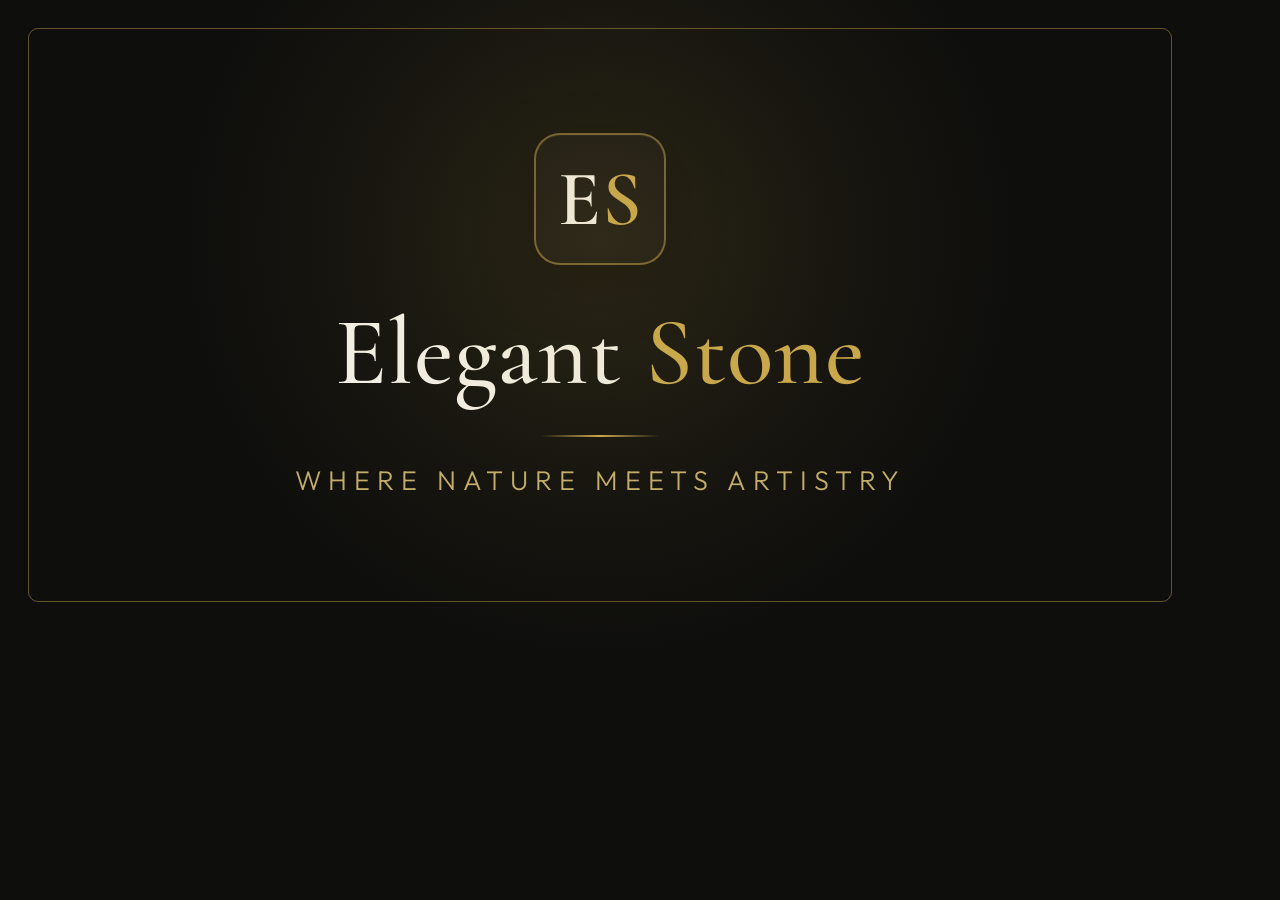
<file: elegant-stone/og-template.html>
<!DOCTYPE html>
<html lang="en">
<head>
  <meta charset="UTF-8">
  <!--
    Social card source — screenshot this at exactly 1200x630 to produce og-image.png.
    Mirrors favicon.svg (ES monogram) + navbar two-tone wordmark. Not linked by the
    live site; kept in the repo so the card can be regenerated.
  -->
  <link rel="preconnect" href="https://fonts.googleapis.com">
  <link rel="preconnect" href="https://fonts.gstatic.com" crossorigin>
  <link href="https://fonts.googleapis.com/css2?family=Cormorant+Garamond:wght@400;500;600&family=Outfit:wght@300;400&display=swap" rel="stylesheet">
  <style>
    :root {
      --gold: #C9A84C;
      --gold-light: #E2C97A;
      --ink: #0e0e0c;
      --cream: #F4F1E9;
    }
    * { margin: 0; padding: 0; box-sizing: border-box; }

    html, body { width: 1200px; height: 630px; }

    body {
      position: relative;
      display: flex;
      flex-direction: column;
      align-items: center;
      justify-content: center;
      background: var(--ink);
      overflow: hidden;
      font-family: 'Cormorant Garamond', Georgia, serif;
    }

    /* Warm gold ambient glow behind the mark */
    .glow {
      position: absolute;
      top: 38%;
      left: 50%;
      width: 900px;
      height: 900px;
      transform: translate(-50%, -50%);
      background: radial-gradient(circle, rgba(201,168,76,0.16) 0%, rgba(201,168,76,0.05) 38%, transparent 66%);
      pointer-events: none;
    }

    /* Thin gold hairline frame (echoes the favicon border) */
    .frame {
      position: absolute;
      inset: 28px;
      border: 1.5px solid rgba(201,168,76,0.45);
      border-radius: 10px;
      pointer-events: none;
    }

    /* ES monogram tile — same two-tone as favicon.svg */
    .monogram {
      width: 132px;
      height: 132px;
      border-radius: 26px;
      background: #131210;
      border: 2px solid rgba(201,168,76,0.5);
      display: flex;
      align-items: center;
      justify-content: center;
      box-shadow: 0 18px 50px rgba(0,0,0,0.55), inset 0 1px 0 rgba(255,255,255,0.04);
      margin-bottom: 40px;
    }
    .monogram span {
      font-weight: 600;
      font-size: 78px;
      line-height: 1;
      letter-spacing: 1px;
    }
    .monogram .e { color: var(--cream); }
    .monogram .s { color: var(--gold); }

    /* Wordmark — "Elegant" cream, "Stone" gold (matches navbar) */
    .wordmark {
      font-weight: 500;
      font-size: 96px;
      line-height: 1;
      letter-spacing: 1px;
      color: var(--cream);
    }
    .wordmark .stone { color: var(--gold); }

    /* Gold divider rule */
    .rule {
      width: 120px;
      height: 1.5px;
      margin: 34px 0 26px;
      background: linear-gradient(90deg, transparent, var(--gold), transparent);
    }

    /* Tagline */
    .tagline {
      font-family: 'Outfit', sans-serif;
      font-weight: 300;
      font-size: 27px;
      letter-spacing: 7px;
      text-transform: uppercase;
      color: rgba(226,201,122,0.85);
    }
  </style>
</head>
<body>
  <div class="glow"></div>
  <div class="frame"></div>

  <div class="monogram"><span><span class="e">E</span><span class="s">S</span></span></div>

  <div class="wordmark">Elegant <span class="stone">Stone</span></div>

  <div class="rule"></div>

  <div class="tagline">Where Nature Meets Artistry</div>
</body>
</html>
</file>
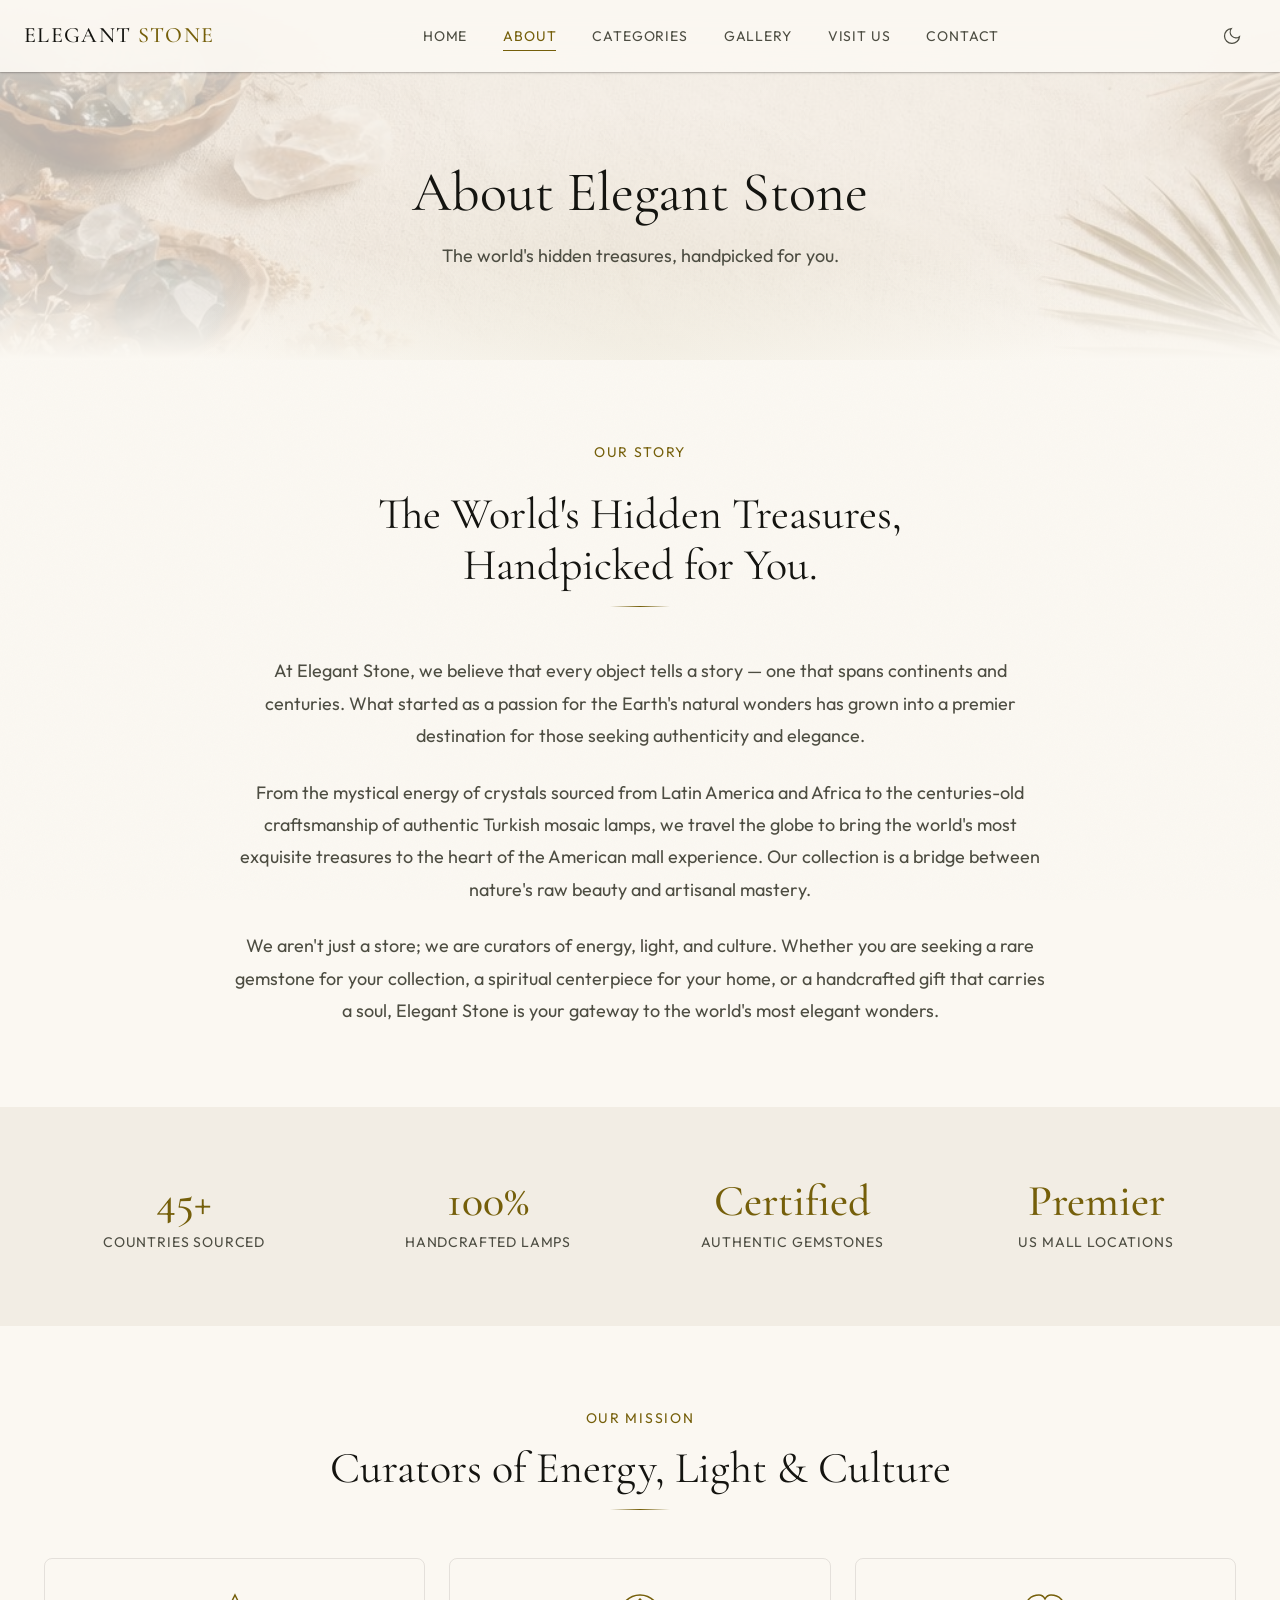
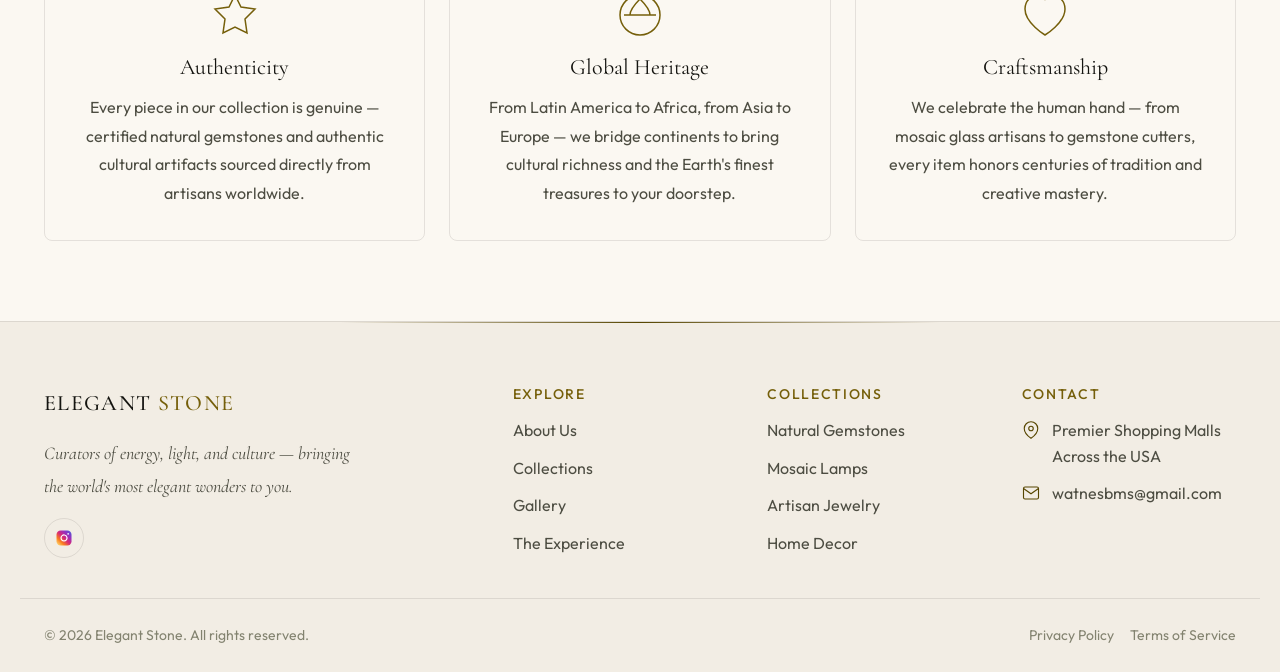
<file: elegant-stone/pages/about.html>
<!DOCTYPE html>
<html lang="en" data-theme="dark">
<head>
  <meta charset="UTF-8">
  <meta name="viewport" content="width=device-width, initial-scale=1.0">
  <meta name="description" content="Learn about Elegant Stone — our story, mission, and the passion behind curating the world's most exquisite natural treasures.">
  <title>About — Elegant Stone</title>

  <!-- Favicon (ES monogram, matches navbar branding) -->
  <link rel="icon" type="image/svg+xml" href="../favicon.svg">

  <!-- Social / Open Graph (link previews: WhatsApp, Facebook, iMessage…) -->
  <link rel="canonical" href="https://elegantstoneshop.com/pages/about.html">
  <meta property="og:type" content="website">
  <meta property="og:site_name" content="Elegant Stone">
  <meta property="og:title" content="About — Elegant Stone">
  <meta property="og:description" content="Learn about Elegant Stone — our story, mission, and the passion behind curating the world's most exquisite natural treasures.">
  <meta property="og:url" content="https://elegantstoneshop.com/pages/about.html">
  <meta property="og:image" content="https://elegantstoneshop.com/og-image.jpg">
  <meta property="og:image:width" content="1200">
  <meta property="og:image:height" content="630">
  <meta property="og:image:alt" content="Elegant Stone — Where Nature Meets Artistry">
  <meta property="og:locale" content="en_US">
  <meta name="twitter:card" content="summary_large_image">
  <meta name="twitter:title" content="About — Elegant Stone">
  <meta name="twitter:description" content="Learn about Elegant Stone — our story, mission, and the passion behind curating the world's most exquisite natural treasures.">
  <meta name="twitter:image" content="https://elegantstoneshop.com/og-image.jpg">

  <link rel="preconnect" href="https://fonts.googleapis.com">
  <link rel="preconnect" href="https://fonts.gstatic.com" crossorigin>
  <link href="https://fonts.googleapis.com/css2?family=Cormorant+Garamond:ital,wght@0,300;0,400;0,500;0,600;1,300;1,400&family=Cormorant:ital,wght@0,300;0,400;1,300;1,400&family=Outfit:wght@300;400;500;600&display=swap" rel="stylesheet">

  <link rel="stylesheet" href="../css/reset.css">
  <link rel="stylesheet" href="../css/variables.css">
  <link rel="stylesheet" href="../css/base.css">
  <link rel="stylesheet" href="../css/layout.css?v=2">
  <link rel="stylesheet" href="../css/components/navbar.css?v=2">
  <link rel="stylesheet" href="../css/components/hero.css">
  <link rel="stylesheet" href="../css/components/buttons.css">
  <link rel="stylesheet" href="../css/components/cards.css">
  <link rel="stylesheet" href="../css/components/section-header.css">
  <link rel="stylesheet" href="../css/components/footer.css">
  <link rel="stylesheet" href="../css/components/atmosphere.css">
  <link rel="stylesheet" href="../css/pages/about.css">
</head>
<body>

  <a href="#main" class="es-skip-link">Skip to content</a>

  <!-- Navigation -->
  <nav class="es-nav" data-nav-style="solid" role="navigation" aria-label="Main navigation">
    <div class="es-nav__inner">
      <a href="../index.html" class="es-nav__logo" aria-label="Elegant Stone — Home">
        <span class="es-nav__logo-text">Elegant <span>Stone</span></span>
      </a>
      <div class="es-nav__links">
        <a href="../index.html" class="es-nav__link">Home</a>
        <a href="about.html" class="es-nav__link is-active">About</a>
        <a href="categories.html" class="es-nav__link">Categories</a>
        <a href="gallery.html" class="es-nav__link">Gallery</a>
        <a href="visit-us.html" class="es-nav__link">Visit Us</a>
        <a href="contact.html" class="es-nav__link">Contact</a>
      </div>
      <div class="es-nav__actions">
        <button class="es-theme-toggle" data-theme-toggle aria-label="Toggle theme">
          <svg class="es-theme-toggle__sun" viewBox="0 0 24 24" fill="none" stroke="currentColor" stroke-width="1.5"><circle cx="12" cy="12" r="5"/><path d="M12 1v2M12 21v2M4.22 4.22l1.42 1.42M18.36 18.36l1.42 1.42M1 12h2M21 12h2M4.22 19.78l1.42-1.42M18.36 5.64l1.42-1.42"/></svg>
          <svg class="es-theme-toggle__moon" viewBox="0 0 24 24" fill="none" stroke="currentColor" stroke-width="1.5"><path d="M21 12.79A9 9 0 1 1 11.21 3 7 7 0 0 0 21 12.79z"/></svg>
        </button>
        <button class="es-nav__hamburger" data-nav-toggle aria-label="Open menu" aria-expanded="false">
          <span class="es-nav__hamburger-line"></span>
          <span class="es-nav__hamburger-line"></span>
          <span class="es-nav__hamburger-line"></span>
        </button>
      </div>
    </div>
    <div class="es-nav__mobile" role="dialog" aria-label="Navigation menu">
      <a href="../index.html" class="es-nav__mobile-link">Home</a>
      <a href="about.html" class="es-nav__mobile-link is-active">About</a>
      <a href="categories.html" class="es-nav__mobile-link">Categories</a>
      <a href="gallery.html" class="es-nav__mobile-link">Gallery</a>
      <a href="visit-us.html" class="es-nav__mobile-link">Visit Us</a>
      <a href="contact.html" class="es-nav__mobile-link">Contact</a>
    </div>
  </nav>

  <main id="main">

    <!-- Page Hero -->
    <section class="es-page-hero">
      <div class="es-page-hero__bg">
        <img src="../assets/images/hero/home-decor-hero-01.jpg" alt="" aria-hidden="true">
      </div>
      <div class="es-page-hero__overlay"></div>
      <div class="es-page-hero__content">
        <h1 class="es-page-hero__title">About Elegant Stone</h1>
        <p class="es-page-hero__subtitle">The world's hidden treasures, handpicked for you.</p>
      </div>
    </section>

    <!-- Brand Story -->
    <section class="es-section es-about-story">
      <div class="es-container es-container--narrow" style="text-align: center;">
          <div class="es-about-story__text es-reveal">
            <div class="es-section-header">
              <p class="es-section-header__eyebrow">Our Story</p>
              <h2 class="es-section-header__title">The World's Hidden Treasures,<br>Handpicked for You.</h2>
              <span class="es-section-header__line"></span>
            </div>
            <p>
              At Elegant Stone, we believe that every object tells a story — one that spans continents and centuries.
              What started as a passion for the Earth's natural wonders has grown into a premier destination for those
              seeking authenticity and elegance.
            </p>
            <p>
              From the mystical energy of crystals sourced from Latin America and Africa to the centuries-old
              craftsmanship of authentic Turkish mosaic lamps, we travel the globe to bring the world's most exquisite
              treasures to the heart of the American mall experience. Our collection is a bridge between nature's raw
              beauty and artisanal mastery.
            </p>
            <p>
              We aren't just a store; we are curators of energy, light, and culture. Whether you are seeking a rare
              gemstone for your collection, a spiritual centerpiece for your home, or a handcrafted gift that carries
              a soul, Elegant Stone is your gateway to the world's most elegant wonders.
            </p>
          </div>
      </div>
    </section>

    <!-- Trust Badges -->
    <section class="es-section es-section--compact es-about-trust">
      <div class="es-container">
        <div class="es-grid es-grid--4">
          <div class="es-trust-badge es-reveal es-reveal--delay-1">
            <div class="es-trust-badge__value">45+</div>
            <div class="es-trust-badge__label">Countries Sourced</div>
          </div>
          <div class="es-trust-badge es-reveal es-reveal--delay-2">
            <div class="es-trust-badge__value">100%</div>
            <div class="es-trust-badge__label">Handcrafted Lamps</div>
          </div>
          <div class="es-trust-badge es-reveal es-reveal--delay-3">
            <div class="es-trust-badge__value">Certified</div>
            <div class="es-trust-badge__label">Authentic Gemstones</div>
          </div>
          <div class="es-trust-badge es-reveal es-reveal--delay-4">
            <div class="es-trust-badge__value">Premier</div>
            <div class="es-trust-badge__label">US Mall Locations</div>
          </div>
        </div>
      </div>
    </section>

    <!-- Mission / Values -->
    <section class="es-section es-about-mission">
      <div class="es-container">
        <div class="es-section-header es-reveal">
          <p class="es-section-header__eyebrow">Our Mission</p>
          <h2 class="es-section-header__title">Curators of Energy, Light &amp; Culture</h2>
          <span class="es-section-header__line"></span>
        </div>

        <div class="es-grid es-grid--3">
          <div class="es-about-mission__block es-reveal es-reveal--delay-1">
            <div class="es-about-mission__icon">
              <svg viewBox="0 0 48 48" fill="none" stroke="currentColor" stroke-width="1.5">
                <path d="M24 4L30 16L44 18L34 28L36 42L24 36L12 42L14 28L4 18L18 16L24 4Z"/>
              </svg>
            </div>
            <h3>Authenticity</h3>
            <p>Every piece in our collection is genuine — certified natural gemstones and authentic cultural artifacts sourced directly from artisans worldwide.</p>
          </div>
          <div class="es-about-mission__block es-reveal es-reveal--delay-2">
            <div class="es-about-mission__icon">
              <svg viewBox="0 0 48 48" fill="none" stroke="currentColor" stroke-width="1.5">
                <circle cx="24" cy="24" r="20"/>
                <path d="M14 24C14 18 24 8 24 8S34 18 34 24"/>
                <path d="M8 24H40"/>
              </svg>
            </div>
            <h3>Global Heritage</h3>
            <p>From Latin America to Africa, from Asia to Europe — we bridge continents to bring cultural richness and the Earth's finest treasures to your doorstep.</p>
          </div>
          <div class="es-about-mission__block es-reveal es-reveal--delay-3">
            <div class="es-about-mission__icon">
              <svg viewBox="0 0 48 48" fill="none" stroke="currentColor" stroke-width="1.5">
                <path d="M24 44C24 44 4 32 4 18C4 10 10 4 18 4C22 4 24 8 24 8S26 4 30 4C38 4 44 10 44 18C44 32 24 44 24 44Z"/>
              </svg>
            </div>
            <h3>Craftsmanship</h3>
            <p>We celebrate the human hand — from mosaic glass artisans to gemstone cutters, every item honors centuries of tradition and creative mastery.</p>
          </div>
        </div>
      </div>
    </section>

  </main>

  <!-- Footer -->
  <footer class="es-footer" role="contentinfo">
    <div class="es-footer__main">
      <div class="es-footer__brand">
        <div class="es-footer__logo">
          <span class="es-footer__logo-text">Elegant <span>Stone</span></span>
        </div>
        <p class="es-footer__tagline">Curators of energy, light, and culture — bringing the world's most elegant wonders to you.</p>
        <div class="es-footer__social">
          <a href="https://www.instagram.com/elegantstonebms?igsh=MXhuZ3Nzd2p4cHQybA==" class="es-footer__social-link" aria-label="Instagram"><svg viewBox="0 0 24 24" aria-hidden="true"><defs><linearGradient id="igGrad" x1="3" y1="21" x2="21" y2="3" gradientUnits="userSpaceOnUse"><stop offset="0" stop-color="#feda75"/><stop offset=".25" stop-color="#fa7e1e"/><stop offset=".5" stop-color="#d62976"/><stop offset=".75" stop-color="#962fbf"/><stop offset="1" stop-color="#4f5bd5"/></linearGradient></defs><rect x="2" y="2" width="20" height="20" rx="5.5" ry="5.5" fill="url(#igGrad)"/><path d="M16 11.37A4 4 0 1 1 12.63 8 4 4 0 0 1 16 11.37z" fill="none" stroke="#fff" stroke-width="1.6"/><circle cx="17.5" cy="6.5" r="1.1" fill="#fff"/></svg></a>
        </div>
      </div>
      <div>
        <h4 class="es-footer__column-title">Explore</h4>
        <div class="es-footer__links">
          <a href="about.html" class="es-footer__link">About Us</a>
          <a href="categories.html" class="es-footer__link">Collections</a>
          <a href="gallery.html" class="es-footer__link">Gallery</a>
          <a href="visit-us.html" class="es-footer__link">The Experience</a>
        </div>
      </div>
      <div>
        <h4 class="es-footer__column-title">Collections</h4>
        <div class="es-footer__links">
          <a href="categories.html" class="es-footer__link">Natural Gemstones</a>
          <a href="categories.html" class="es-footer__link">Mosaic Lamps</a>
          <a href="categories.html" class="es-footer__link">Artisan Jewelry</a>
          <a href="categories.html" class="es-footer__link">Home Decor</a>
        </div>
      </div>
      <div>
        <h4 class="es-footer__column-title">Contact</h4>
        <div class="es-footer__contact-item">
          <svg class="es-footer__contact-icon" viewBox="0 0 24 24" fill="none" stroke="currentColor" stroke-width="1.5"><path d="M21 10c0 7-9 13-9 13s-9-6-9-13a9 9 0 0 1 18 0z"/><circle cx="12" cy="10" r="3"/></svg>
          <span>Premier Shopping Malls<br>Across the USA</span>
        </div>
        <div class="es-footer__contact-item">
          <svg class="es-footer__contact-icon" viewBox="0 0 24 24" fill="none" stroke="currentColor" stroke-width="1.5"><path d="M4 4h16c1.1 0 2 .9 2 2v12c0 1.1-.9 2-2 2H4c-1.1 0-2-.9-2-2V6c0-1.1.9-2 2-2z"/><polyline points="22,6 12,13 2,6"/></svg>
          <a href="https://mail.google.com/mail/?view=cm&amp;fs=1&amp;to=watnesbms@gmail.com" target="_blank" rel="noopener noreferrer">watnesbms@gmail.com</a>
        </div>
      </div>
    </div>
    <div class="es-footer__bottom">
      <p class="es-footer__copyright">&copy; 2026 Elegant Stone. All rights reserved.</p>
      <div class="es-footer__legal">
        <a href="#">Privacy Policy</a>
        <a href="#">Terms of Service</a>
      </div>
    </div>
  </footer>

  <script type="module" src="../js/main.js"></script>
</body>
</html>
</file>
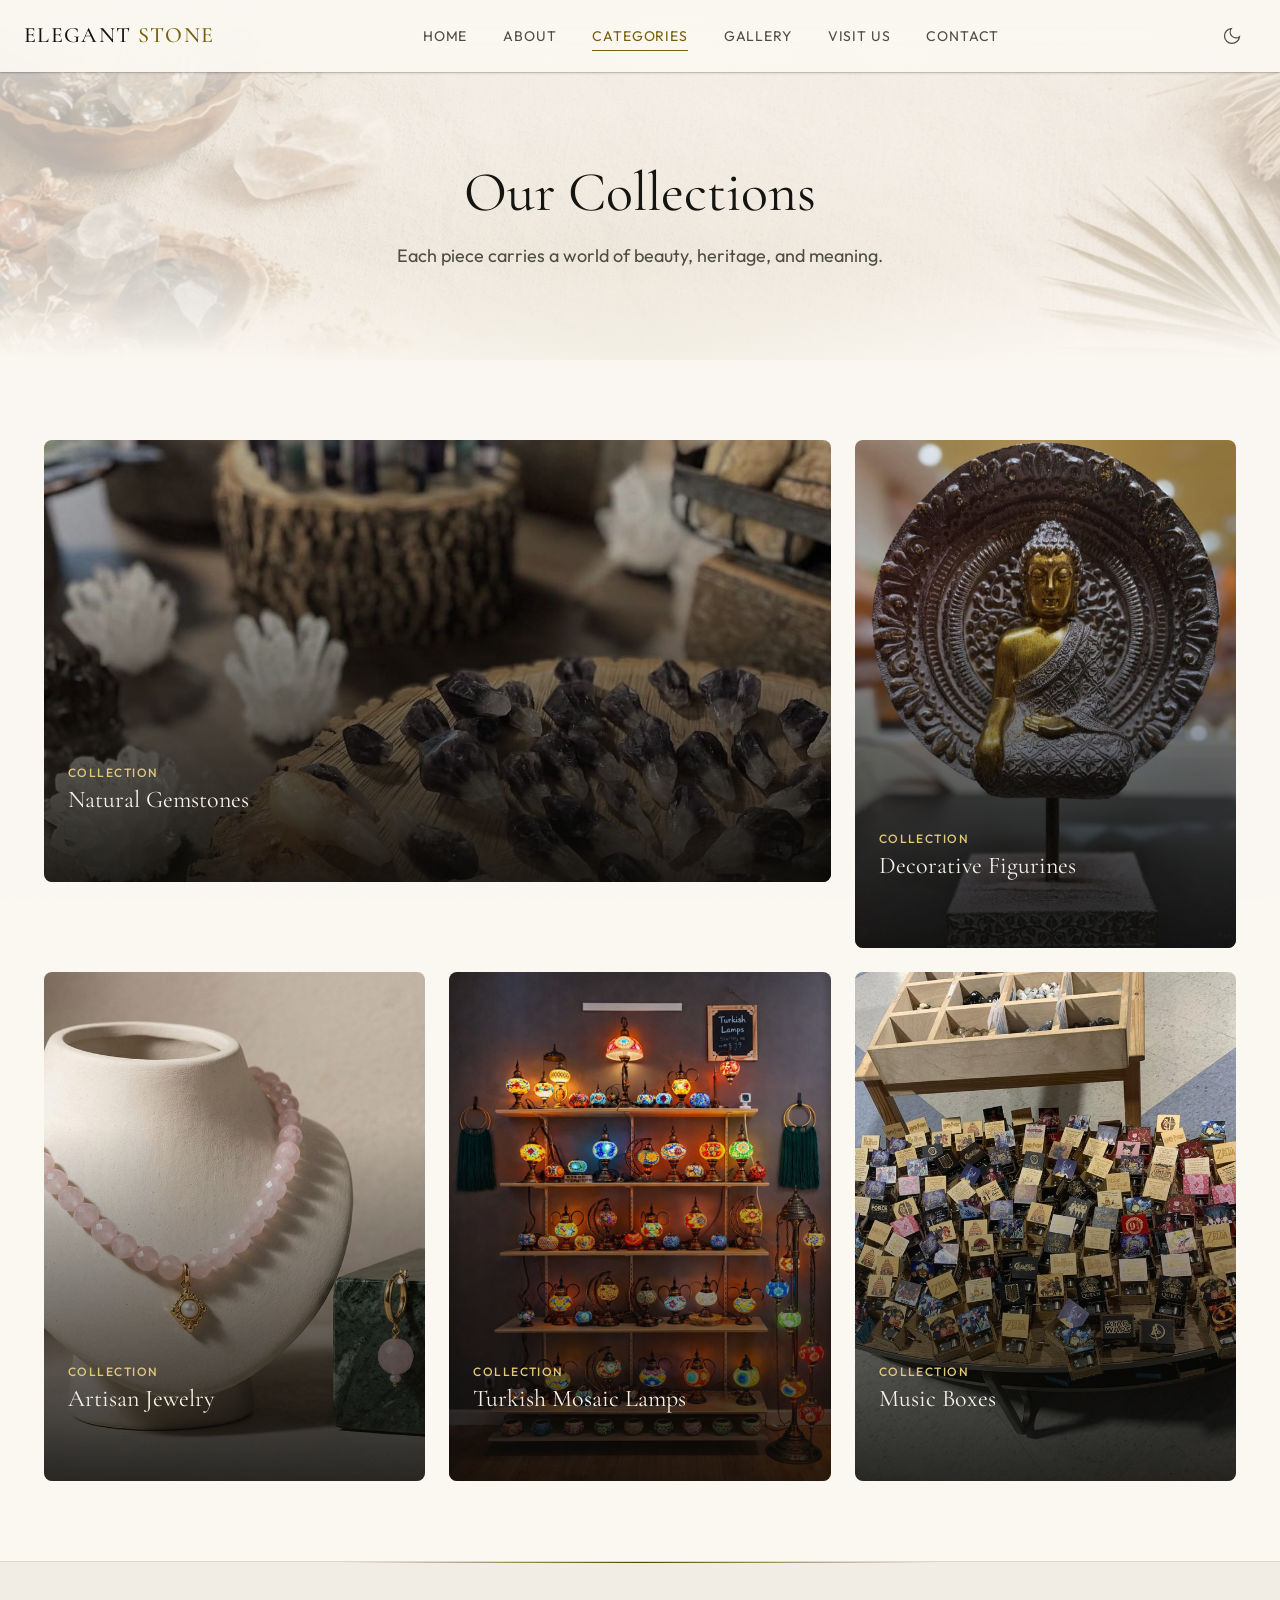
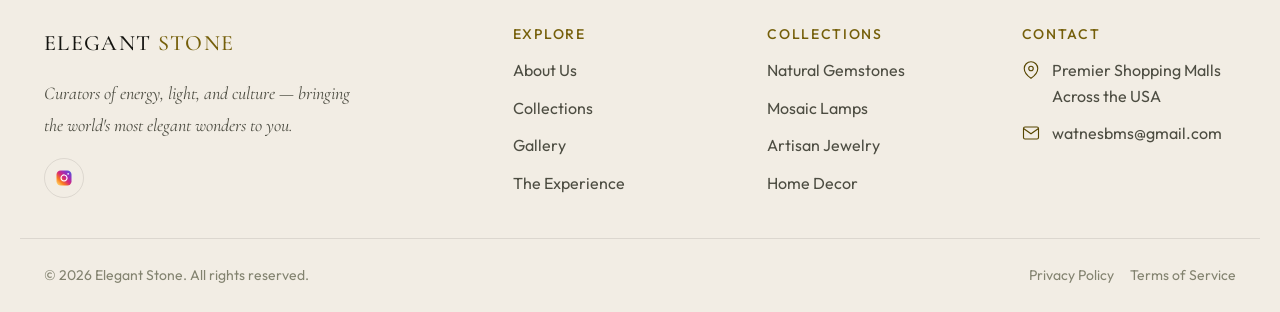
<file: elegant-stone/pages/categories.html>
<!DOCTYPE html>
<html lang="en" data-theme="dark">
<head>
  <meta charset="UTF-8">
  <meta name="viewport" content="width=device-width, initial-scale=1.0">
  <meta name="description" content="Explore Elegant Stone's collections — natural gemstones, Turkish mosaic lamps, artisan jewelry, home decor, spiritual products, and more.">
  <title>Collections — Elegant Stone</title>

  <!-- Favicon (ES monogram, matches navbar branding) -->
  <link rel="icon" type="image/svg+xml" href="../favicon.svg">

  <!-- Social / Open Graph (link previews: WhatsApp, Facebook, iMessage…) -->
  <link rel="canonical" href="https://elegantstoneshop.com/pages/categories.html">
  <meta property="og:type" content="website">
  <meta property="og:site_name" content="Elegant Stone">
  <meta property="og:title" content="Collections — Elegant Stone">
  <meta property="og:description" content="Explore Elegant Stone's collections — natural gemstones, Turkish mosaic lamps, artisan jewelry, home decor, spiritual products, and more.">
  <meta property="og:url" content="https://elegantstoneshop.com/pages/categories.html">
  <meta property="og:image" content="https://elegantstoneshop.com/og-image.jpg">
  <meta property="og:image:width" content="1200">
  <meta property="og:image:height" content="630">
  <meta property="og:image:alt" content="Elegant Stone — Where Nature Meets Artistry">
  <meta property="og:locale" content="en_US">
  <meta name="twitter:card" content="summary_large_image">
  <meta name="twitter:title" content="Collections — Elegant Stone">
  <meta name="twitter:description" content="Explore Elegant Stone's collections — natural gemstones, Turkish mosaic lamps, artisan jewelry, home decor, spiritual products, and more.">
  <meta name="twitter:image" content="https://elegantstoneshop.com/og-image.jpg">

  <link rel="preconnect" href="https://fonts.googleapis.com">
  <link rel="preconnect" href="https://fonts.gstatic.com" crossorigin>
  <link href="https://fonts.googleapis.com/css2?family=Cormorant+Garamond:ital,wght@0,300;0,400;0,500;0,600;1,300;1,400&family=Cormorant:ital,wght@0,300;0,400;1,300;1,400&family=Outfit:wght@300;400;500;600&display=swap" rel="stylesheet">

  <link rel="stylesheet" href="../css/reset.css">
  <link rel="stylesheet" href="../css/variables.css">
  <link rel="stylesheet" href="../css/base.css">
  <link rel="stylesheet" href="../css/layout.css">
  <link rel="stylesheet" href="../css/components/navbar.css?v=2">
  <link rel="stylesheet" href="../css/components/hero.css">
  <link rel="stylesheet" href="../css/components/buttons.css">
  <link rel="stylesheet" href="../css/components/cards.css">
  <link rel="stylesheet" href="../css/components/section-header.css">
  <link rel="stylesheet" href="../css/components/footer.css">
  <link rel="stylesheet" href="../css/components/atmosphere.css">
  <link rel="stylesheet" href="../css/pages/categories.css">
</head>
<body>

  <a href="#main" class="es-skip-link">Skip to content</a>

  <!-- Navigation -->
  <nav class="es-nav" data-nav-style="solid" role="navigation" aria-label="Main navigation">
    <div class="es-nav__inner">
      <a href="../index.html" class="es-nav__logo" aria-label="Elegant Stone — Home">
        <span class="es-nav__logo-text">Elegant <span>Stone</span></span>
      </a>
      <div class="es-nav__links">
        <a href="../index.html" class="es-nav__link">Home</a>
        <a href="about.html" class="es-nav__link">About</a>
        <a href="categories.html" class="es-nav__link is-active">Categories</a>
        <a href="gallery.html" class="es-nav__link">Gallery</a>
        <a href="visit-us.html" class="es-nav__link">Visit Us</a>
        <a href="contact.html" class="es-nav__link">Contact</a>
      </div>
      <div class="es-nav__actions">
        <button class="es-theme-toggle" data-theme-toggle aria-label="Toggle theme">
          <svg class="es-theme-toggle__sun" viewBox="0 0 24 24" fill="none" stroke="currentColor" stroke-width="1.5"><circle cx="12" cy="12" r="5"/><path d="M12 1v2M12 21v2M4.22 4.22l1.42 1.42M18.36 18.36l1.42 1.42M1 12h2M21 12h2M4.22 19.78l1.42-1.42M18.36 5.64l1.42-1.42"/></svg>
          <svg class="es-theme-toggle__moon" viewBox="0 0 24 24" fill="none" stroke="currentColor" stroke-width="1.5"><path d="M21 12.79A9 9 0 1 1 11.21 3 7 7 0 0 0 21 12.79z"/></svg>
        </button>
        <button class="es-nav__hamburger" data-nav-toggle aria-label="Open menu" aria-expanded="false">
          <span class="es-nav__hamburger-line"></span><span class="es-nav__hamburger-line"></span><span class="es-nav__hamburger-line"></span>
        </button>
      </div>
    </div>
    <div class="es-nav__mobile" role="dialog" aria-label="Navigation menu">
      <a href="../index.html" class="es-nav__mobile-link">Home</a>
      <a href="about.html" class="es-nav__mobile-link">About</a>
      <a href="categories.html" class="es-nav__mobile-link is-active">Categories</a>
      <a href="gallery.html" class="es-nav__mobile-link">Gallery</a>
      <a href="visit-us.html" class="es-nav__mobile-link">Visit Us</a>
      <a href="contact.html" class="es-nav__mobile-link">Contact</a>
    </div>
  </nav>

  <main id="main">

    <!-- Page Hero -->
    <section class="es-page-hero">
      <div class="es-page-hero__bg">
        <img src="../assets/images/hero/home-decor-hero-01.jpg" alt="" aria-hidden="true">
      </div>
      <div class="es-page-hero__overlay"></div>
      <div class="es-page-hero__content">
        <h1 class="es-page-hero__title">Our Collections</h1>
        <p class="es-page-hero__subtitle">Each piece carries a world of beauty, heritage, and meaning.</p>
      </div>
    </section>

    <!-- Categories Grid — rendered from shared categories.json -->
    <section class="es-section es-categories-grid">
      <div class="es-container">
        <div class="es-grid es-grid--3" id="categories-grid">
          <!-- JS will populate from shared data source -->
          <noscript>
            <p style="text-align:center; color: var(--color-text-secondary);">Please enable JavaScript to view our collections.</p>
          </noscript>
        </div>
      </div>
    </section>

  </main>

  <!-- Footer -->
  <footer class="es-footer" role="contentinfo">
    <div class="es-footer__main">
      <div class="es-footer__brand">
        <div class="es-footer__logo"><span class="es-footer__logo-text">Elegant <span>Stone</span></span></div>
        <p class="es-footer__tagline">Curators of energy, light, and culture — bringing the world's most elegant wonders to you.</p>
        <div class="es-footer__social">
          <a href="https://www.instagram.com/elegantstonebms?igsh=MXhuZ3Nzd2p4cHQybA==" class="es-footer__social-link" aria-label="Instagram"><svg viewBox="0 0 24 24" aria-hidden="true"><defs><linearGradient id="igGrad" x1="3" y1="21" x2="21" y2="3" gradientUnits="userSpaceOnUse"><stop offset="0" stop-color="#feda75"/><stop offset=".25" stop-color="#fa7e1e"/><stop offset=".5" stop-color="#d62976"/><stop offset=".75" stop-color="#962fbf"/><stop offset="1" stop-color="#4f5bd5"/></linearGradient></defs><rect x="2" y="2" width="20" height="20" rx="5.5" ry="5.5" fill="url(#igGrad)"/><path d="M16 11.37A4 4 0 1 1 12.63 8 4 4 0 0 1 16 11.37z" fill="none" stroke="#fff" stroke-width="1.6"/><circle cx="17.5" cy="6.5" r="1.1" fill="#fff"/></svg></a>
        </div>
      </div>
      <div><h4 class="es-footer__column-title">Explore</h4><div class="es-footer__links"><a href="about.html" class="es-footer__link">About Us</a><a href="categories.html" class="es-footer__link">Collections</a><a href="gallery.html" class="es-footer__link">Gallery</a><a href="visit-us.html" class="es-footer__link">The Experience</a></div></div>
      <div><h4 class="es-footer__column-title">Collections</h4><div class="es-footer__links"><a href="categories.html" class="es-footer__link">Natural Gemstones</a><a href="categories.html" class="es-footer__link">Mosaic Lamps</a><a href="categories.html" class="es-footer__link">Artisan Jewelry</a><a href="categories.html" class="es-footer__link">Home Decor</a></div></div>
      <div><h4 class="es-footer__column-title">Contact</h4><div class="es-footer__contact-item"><svg class="es-footer__contact-icon" viewBox="0 0 24 24" fill="none" stroke="currentColor" stroke-width="1.5"><path d="M21 10c0 7-9 13-9 13s-9-6-9-13a9 9 0 0 1 18 0z"/><circle cx="12" cy="10" r="3"/></svg><span>Premier Shopping Malls<br>Across the USA</span></div><div class="es-footer__contact-item"><svg class="es-footer__contact-icon" viewBox="0 0 24 24" fill="none" stroke="currentColor" stroke-width="1.5"><path d="M4 4h16c1.1 0 2 .9 2 2v12c0 1.1-.9 2-2 2H4c-1.1 0-2-.9-2-2V6c0-1.1.9-2 2-2z"/><polyline points="22,6 12,13 2,6"/></svg><a href="https://mail.google.com/mail/?view=cm&amp;fs=1&amp;to=watnesbms@gmail.com" target="_blank" rel="noopener noreferrer">watnesbms@gmail.com</a></div></div>
    </div>
    <div class="es-footer__bottom"><p class="es-footer__copyright">&copy; 2026 Elegant Stone. All rights reserved.</p><div class="es-footer__legal"><a href="#">Privacy Policy</a><a href="#">Terms of Service</a></div></div>
  </footer>

  <script type="module" src="../js/main.js"></script>
</body>
</html>
</file>
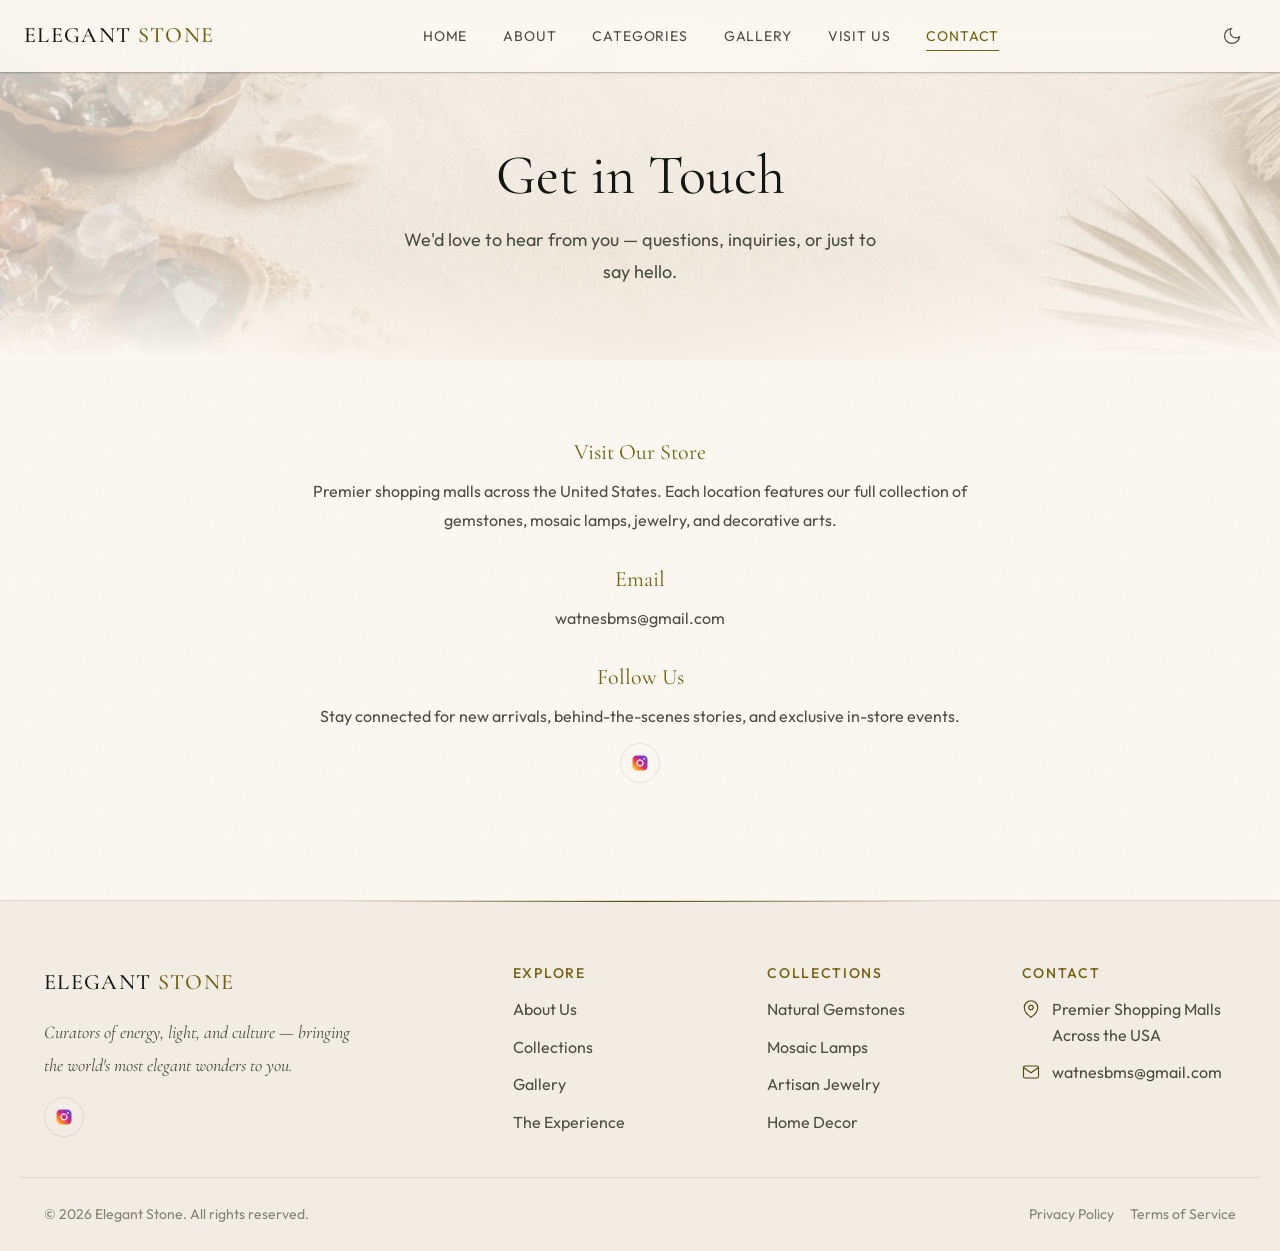
<file: elegant-stone/pages/contact.html>
<!DOCTYPE html>
<html lang="en" data-theme="dark">
<head>
  <meta charset="UTF-8">
  <meta name="viewport" content="width=device-width, initial-scale=1.0">
  <meta name="description" content="Contact Elegant Stone — reach out for inquiries, wholesale information, or to learn more about our collections.">
  <title>Contact — Elegant Stone</title>

  <!-- Favicon (ES monogram, matches navbar branding) -->
  <link rel="icon" type="image/svg+xml" href="../favicon.svg">

  <!-- Social / Open Graph (link previews: WhatsApp, Facebook, iMessage…) -->
  <link rel="canonical" href="https://elegantstoneshop.com/pages/contact.html">
  <meta property="og:type" content="website">
  <meta property="og:site_name" content="Elegant Stone">
  <meta property="og:title" content="Contact — Elegant Stone">
  <meta property="og:description" content="Contact Elegant Stone — reach out for inquiries, wholesale information, or to learn more about our collections.">
  <meta property="og:url" content="https://elegantstoneshop.com/pages/contact.html">
  <meta property="og:image" content="https://elegantstoneshop.com/og-image.jpg">
  <meta property="og:image:width" content="1200">
  <meta property="og:image:height" content="630">
  <meta property="og:image:alt" content="Elegant Stone — Where Nature Meets Artistry">
  <meta property="og:locale" content="en_US">
  <meta name="twitter:card" content="summary_large_image">
  <meta name="twitter:title" content="Contact — Elegant Stone">
  <meta name="twitter:description" content="Contact Elegant Stone — reach out for inquiries, wholesale information, or to learn more about our collections.">
  <meta name="twitter:image" content="https://elegantstoneshop.com/og-image.jpg">

  <link rel="preconnect" href="https://fonts.googleapis.com">
  <link rel="preconnect" href="https://fonts.gstatic.com" crossorigin>
  <link href="https://fonts.googleapis.com/css2?family=Cormorant+Garamond:ital,wght@0,300;0,400;0,500;0,600;1,300;1,400&family=Cormorant:ital,wght@0,300;0,400;1,300;1,400&family=Outfit:wght@300;400;500;600&display=swap" rel="stylesheet">

  <link rel="stylesheet" href="../css/reset.css">
  <link rel="stylesheet" href="../css/variables.css">
  <link rel="stylesheet" href="../css/base.css">
  <link rel="stylesheet" href="../css/layout.css">
  <link rel="stylesheet" href="../css/components/navbar.css?v=2">
  <link rel="stylesheet" href="../css/components/hero.css">
  <link rel="stylesheet" href="../css/components/buttons.css">
  <link rel="stylesheet" href="../css/components/section-header.css">
  <link rel="stylesheet" href="../css/components/footer.css">
  <link rel="stylesheet" href="../css/components/atmosphere.css">
  <link rel="stylesheet" href="../css/pages/contact.css?v=3">
</head>
<body>

  <a href="#main" class="es-skip-link">Skip to content</a>

  <!-- Navigation -->
  <nav class="es-nav" data-nav-style="solid" role="navigation" aria-label="Main navigation">
    <div class="es-nav__inner">
      <a href="../index.html" class="es-nav__logo" aria-label="Elegant Stone — Home">
        <span class="es-nav__logo-text">Elegant <span>Stone</span></span>
      </a>
      <div class="es-nav__links">
        <a href="../index.html" class="es-nav__link">Home</a>
        <a href="about.html" class="es-nav__link">About</a>
        <a href="categories.html" class="es-nav__link">Categories</a>
        <a href="gallery.html" class="es-nav__link">Gallery</a>
        <a href="visit-us.html" class="es-nav__link">Visit Us</a>
        <a href="contact.html" class="es-nav__link is-active">Contact</a>
      </div>
      <div class="es-nav__actions">
        <button class="es-theme-toggle" data-theme-toggle aria-label="Toggle theme">
          <svg class="es-theme-toggle__sun" viewBox="0 0 24 24" fill="none" stroke="currentColor" stroke-width="1.5"><circle cx="12" cy="12" r="5"/><path d="M12 1v2M12 21v2M4.22 4.22l1.42 1.42M18.36 18.36l1.42 1.42M1 12h2M21 12h2M4.22 19.78l1.42-1.42M18.36 5.64l1.42-1.42"/></svg>
          <svg class="es-theme-toggle__moon" viewBox="0 0 24 24" fill="none" stroke="currentColor" stroke-width="1.5"><path d="M21 12.79A9 9 0 1 1 11.21 3 7 7 0 0 0 21 12.79z"/></svg>
        </button>
        <button class="es-nav__hamburger" data-nav-toggle aria-label="Open menu" aria-expanded="false">
          <span class="es-nav__hamburger-line"></span><span class="es-nav__hamburger-line"></span><span class="es-nav__hamburger-line"></span>
        </button>
      </div>
    </div>
    <div class="es-nav__mobile" role="dialog" aria-label="Navigation menu">
      <a href="../index.html" class="es-nav__mobile-link">Home</a>
      <a href="about.html" class="es-nav__mobile-link">About</a>
      <a href="categories.html" class="es-nav__mobile-link">Categories</a>
      <a href="gallery.html" class="es-nav__mobile-link">Gallery</a>
      <a href="visit-us.html" class="es-nav__mobile-link">Visit Us</a>
      <a href="contact.html" class="es-nav__mobile-link is-active">Contact</a>
    </div>
  </nav>

  <main id="main">

    <!-- Page Hero -->
    <section class="es-page-hero">
      <div class="es-page-hero__bg">
        <img src="../assets/images/hero/home-decor-hero-01.jpg" alt="" aria-hidden="true">
      </div>
      <div class="es-page-hero__overlay"></div>
      <div class="es-page-hero__content">
        <h1 class="es-page-hero__title">Get in Touch</h1>
        <p class="es-page-hero__subtitle">We'd love to hear from you — questions, inquiries, or just to say hello.</p>
      </div>
    </section>

    <!-- Contact Section -->
    <section class="es-section es-contact-section">
      <div class="es-container">
        <div class="es-contact-layout">
          <!-- Contact Info -->
          <div class="es-contact-info es-reveal es-reveal--delay-2">
            <div class="es-contact-info__block">
              <h3>Visit Our Store</h3>
              <p>Premier shopping malls across the United States. Each location features our full collection of gemstones, mosaic lamps, jewelry, and decorative arts.</p>
            </div>
            <div class="es-contact-info__block">
              <h3>Email</h3>
              <p><a href="https://mail.google.com/mail/?view=cm&amp;fs=1&amp;to=watnesbms@gmail.com" target="_blank" rel="noopener noreferrer">watnesbms@gmail.com</a></p>
            </div>
            <div class="es-contact-info__block">
              <h3>Follow Us</h3>
              <p>Stay connected for new arrivals, behind-the-scenes stories, and exclusive in-store events.</p>
              <div class="es-contact-info__social">
                <a href="https://www.instagram.com/elegantstonebms?igsh=MXhuZ3Nzd2p4cHQybA==" class="es-footer__social-link" aria-label="Instagram"><svg viewBox="0 0 24 24" aria-hidden="true"><defs><linearGradient id="igGrad" x1="3" y1="21" x2="21" y2="3" gradientUnits="userSpaceOnUse"><stop offset="0" stop-color="#feda75"/><stop offset=".25" stop-color="#fa7e1e"/><stop offset=".5" stop-color="#d62976"/><stop offset=".75" stop-color="#962fbf"/><stop offset="1" stop-color="#4f5bd5"/></linearGradient></defs><rect x="2" y="2" width="20" height="20" rx="5.5" ry="5.5" fill="url(#igGrad)"/><path d="M16 11.37A4 4 0 1 1 12.63 8 4 4 0 0 1 16 11.37z" fill="none" stroke="#fff" stroke-width="1.6"/><circle cx="17.5" cy="6.5" r="1.1" fill="#fff"/></svg></a>
              </div>
            </div>
          </div>

        </div>
      </div>
    </section>

  </main>

  <!-- Footer -->
  <footer class="es-footer" role="contentinfo">
    <div class="es-footer__main">
      <div class="es-footer__brand">
        <div class="es-footer__logo"><span class="es-footer__logo-text">Elegant <span>Stone</span></span></div>
        <p class="es-footer__tagline">Curators of energy, light, and culture — bringing the world's most elegant wonders to you.</p>
        <div class="es-footer__social">
          <a href="https://www.instagram.com/elegantstonebms?igsh=MXhuZ3Nzd2p4cHQybA==" class="es-footer__social-link" aria-label="Instagram"><svg viewBox="0 0 24 24" aria-hidden="true"><defs><linearGradient id="igGrad" x1="3" y1="21" x2="21" y2="3" gradientUnits="userSpaceOnUse"><stop offset="0" stop-color="#feda75"/><stop offset=".25" stop-color="#fa7e1e"/><stop offset=".5" stop-color="#d62976"/><stop offset=".75" stop-color="#962fbf"/><stop offset="1" stop-color="#4f5bd5"/></linearGradient></defs><rect x="2" y="2" width="20" height="20" rx="5.5" ry="5.5" fill="url(#igGrad)"/><path d="M16 11.37A4 4 0 1 1 12.63 8 4 4 0 0 1 16 11.37z" fill="none" stroke="#fff" stroke-width="1.6"/><circle cx="17.5" cy="6.5" r="1.1" fill="#fff"/></svg></a>
        </div>
      </div>
      <div><h4 class="es-footer__column-title">Explore</h4><div class="es-footer__links"><a href="about.html" class="es-footer__link">About Us</a><a href="categories.html" class="es-footer__link">Collections</a><a href="gallery.html" class="es-footer__link">Gallery</a><a href="visit-us.html" class="es-footer__link">The Experience</a></div></div>
      <div><h4 class="es-footer__column-title">Collections</h4><div class="es-footer__links"><a href="categories.html" class="es-footer__link">Natural Gemstones</a><a href="categories.html" class="es-footer__link">Mosaic Lamps</a><a href="categories.html" class="es-footer__link">Artisan Jewelry</a><a href="categories.html" class="es-footer__link">Home Decor</a></div></div>
      <div><h4 class="es-footer__column-title">Contact</h4><div class="es-footer__contact-item"><svg class="es-footer__contact-icon" viewBox="0 0 24 24" fill="none" stroke="currentColor" stroke-width="1.5"><path d="M21 10c0 7-9 13-9 13s-9-6-9-13a9 9 0 0 1 18 0z"/><circle cx="12" cy="10" r="3"/></svg><span>Premier Shopping Malls<br>Across the USA</span></div><div class="es-footer__contact-item"><svg class="es-footer__contact-icon" viewBox="0 0 24 24" fill="none" stroke="currentColor" stroke-width="1.5"><path d="M4 4h16c1.1 0 2 .9 2 2v12c0 1.1-.9 2-2 2H4c-1.1 0-2-.9-2-2V6c0-1.1.9-2 2-2z"/><polyline points="22,6 12,13 2,6"/></svg><a href="https://mail.google.com/mail/?view=cm&amp;fs=1&amp;to=watnesbms@gmail.com" target="_blank" rel="noopener noreferrer">watnesbms@gmail.com</a></div></div>
    </div>
    <div class="es-footer__bottom"><p class="es-footer__copyright">&copy; 2026 Elegant Stone. All rights reserved.</p><div class="es-footer__legal"><a href="#">Privacy Policy</a><a href="#">Terms of Service</a></div></div>
  </footer>

  <script type="module" src="../js/main.js"></script>
</body>
</html>
</file>
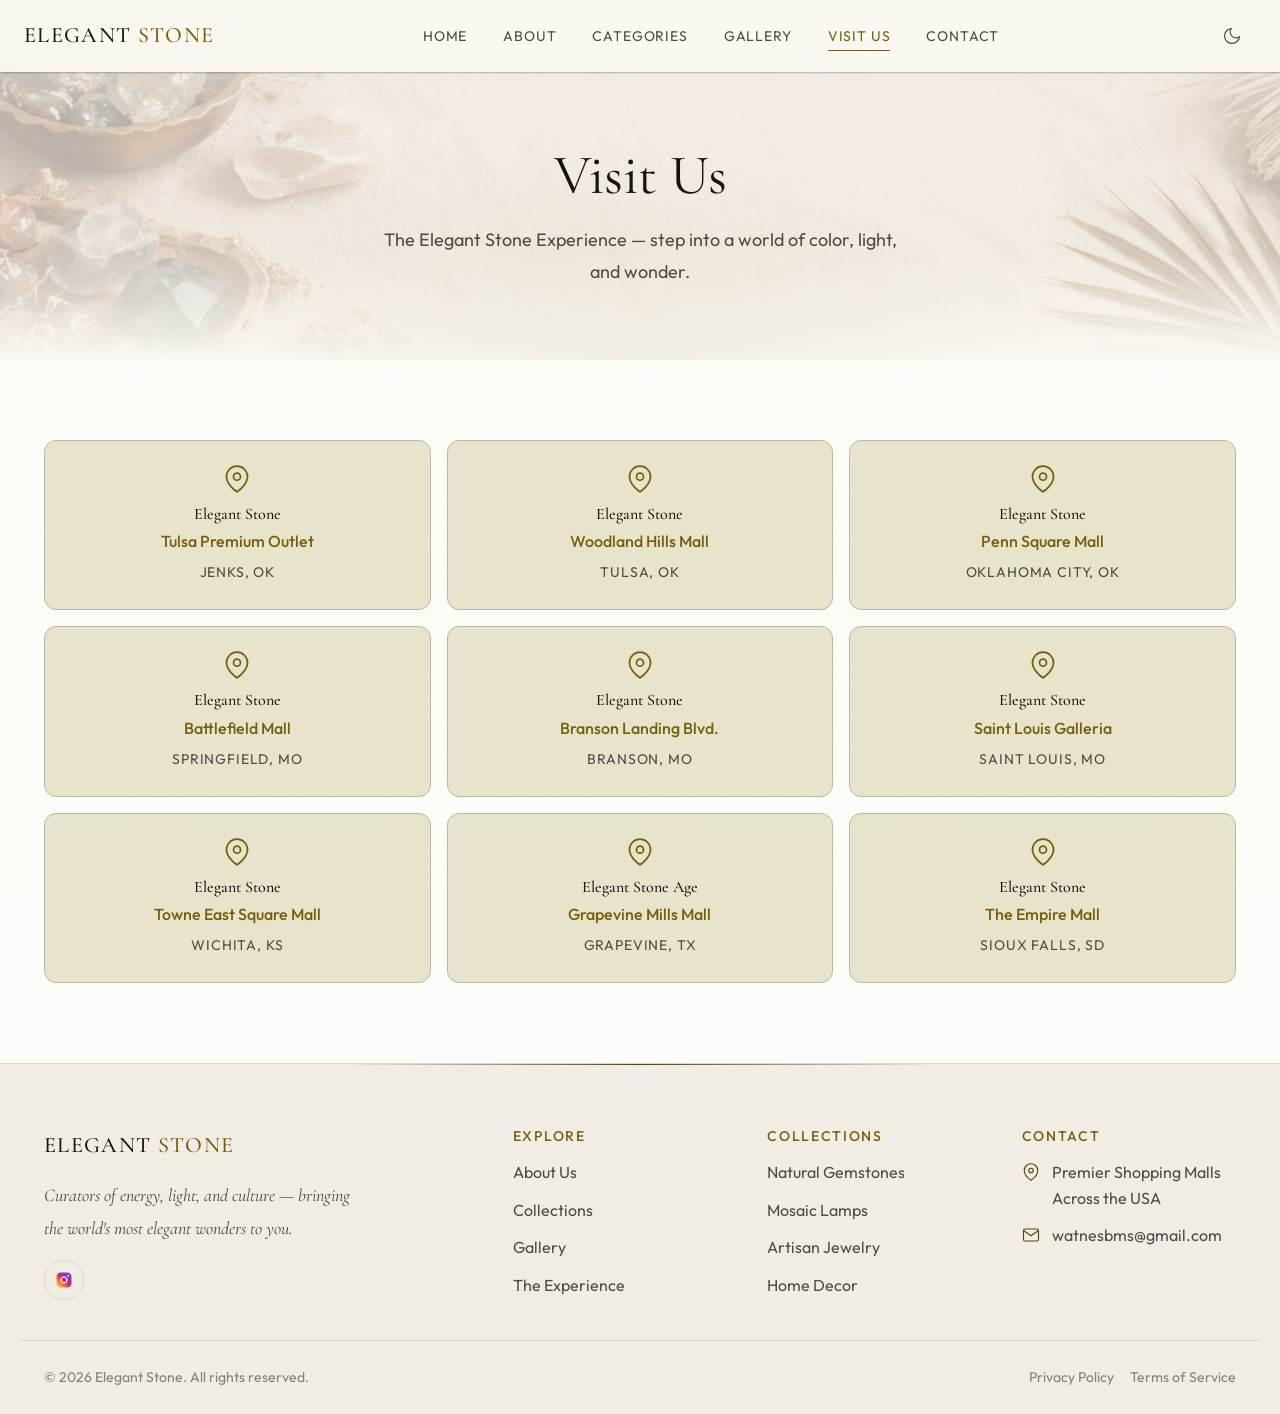
<file: elegant-stone/pages/visit-us.html>
<!DOCTYPE html>
<html lang="en" data-theme="dark">
<head>
  <meta charset="UTF-8">
  <meta name="viewport" content="width=device-width, initial-scale=1.0">
  <meta name="description" content="Visit Elegant Stone — experience our in-store gemstone matching, mosaic lamp gallery, artisan storytelling, and exclusive masterpieces in person.">
  <title>Visit Us — Elegant Stone</title>

  <!-- Favicon (ES monogram, matches navbar branding) -->
  <link rel="icon" type="image/svg+xml" href="../favicon.svg">

  <!-- Social / Open Graph (link previews: WhatsApp, Facebook, iMessage…) -->
  <link rel="canonical" href="https://elegantstoneshop.com/pages/visit-us.html">
  <meta property="og:type" content="website">
  <meta property="og:site_name" content="Elegant Stone">
  <meta property="og:title" content="Visit Us — Elegant Stone">
  <meta property="og:description" content="Visit Elegant Stone — experience our in-store gemstone matching, mosaic lamp gallery, artisan storytelling, and exclusive masterpieces in person.">
  <meta property="og:url" content="https://elegantstoneshop.com/pages/visit-us.html">
  <meta property="og:image" content="https://elegantstoneshop.com/og-image.jpg">
  <meta property="og:image:width" content="1200">
  <meta property="og:image:height" content="630">
  <meta property="og:image:alt" content="Elegant Stone — Where Nature Meets Artistry">
  <meta property="og:locale" content="en_US">
  <meta name="twitter:card" content="summary_large_image">
  <meta name="twitter:title" content="Visit Us — Elegant Stone">
  <meta name="twitter:description" content="Visit Elegant Stone — experience our in-store gemstone matching, mosaic lamp gallery, artisan storytelling, and exclusive masterpieces in person.">
  <meta name="twitter:image" content="https://elegantstoneshop.com/og-image.jpg">

  <link rel="preconnect" href="https://fonts.googleapis.com">
  <link rel="preconnect" href="https://fonts.gstatic.com" crossorigin>
  <link href="https://fonts.googleapis.com/css2?family=Cormorant+Garamond:ital,wght@0,300;0,400;0,500;0,600;1,300;1,400&family=Cormorant:ital,wght@0,300;0,400;1,300;1,400&family=Outfit:wght@300;400;500;600&display=swap" rel="stylesheet">

  <link rel="stylesheet" href="../css/reset.css">
  <link rel="stylesheet" href="../css/variables.css">
  <link rel="stylesheet" href="../css/base.css">
  <link rel="stylesheet" href="../css/layout.css">
  <link rel="stylesheet" href="../css/components/navbar.css?v=2">
  <link rel="stylesheet" href="../css/components/hero.css">
  <link rel="stylesheet" href="../css/components/buttons.css">
  <link rel="stylesheet" href="../css/components/cards.css">
  <link rel="stylesheet" href="../css/components/section-header.css">
  <link rel="stylesheet" href="../css/components/footer.css">
  <link rel="stylesheet" href="../css/components/atmosphere.css">
  <link rel="stylesheet" href="../css/pages/visit-us.css">
</head>
<body>

  <a href="#main" class="es-skip-link">Skip to content</a>

  <!-- Navigation -->
  <nav class="es-nav" data-nav-style="solid" role="navigation" aria-label="Main navigation">
    <div class="es-nav__inner">
      <a href="../index.html" class="es-nav__logo" aria-label="Elegant Stone — Home">
        <span class="es-nav__logo-text">Elegant <span>Stone</span></span>
      </a>
      <div class="es-nav__links">
        <a href="../index.html" class="es-nav__link">Home</a>
        <a href="about.html" class="es-nav__link">About</a>
        <a href="categories.html" class="es-nav__link">Categories</a>
        <a href="gallery.html" class="es-nav__link">Gallery</a>
        <a href="visit-us.html" class="es-nav__link is-active">Visit Us</a>
        <a href="contact.html" class="es-nav__link">Contact</a>
      </div>
      <div class="es-nav__actions">
        <button class="es-theme-toggle" data-theme-toggle aria-label="Toggle theme">
          <svg class="es-theme-toggle__sun" viewBox="0 0 24 24" fill="none" stroke="currentColor" stroke-width="1.5"><circle cx="12" cy="12" r="5"/><path d="M12 1v2M12 21v2M4.22 4.22l1.42 1.42M18.36 18.36l1.42 1.42M1 12h2M21 12h2M4.22 19.78l1.42-1.42M18.36 5.64l1.42-1.42"/></svg>
          <svg class="es-theme-toggle__moon" viewBox="0 0 24 24" fill="none" stroke="currentColor" stroke-width="1.5"><path d="M21 12.79A9 9 0 1 1 11.21 3 7 7 0 0 0 21 12.79z"/></svg>
        </button>
        <button class="es-nav__hamburger" data-nav-toggle aria-label="Open menu" aria-expanded="false">
          <span class="es-nav__hamburger-line"></span><span class="es-nav__hamburger-line"></span><span class="es-nav__hamburger-line"></span>
        </button>
      </div>
    </div>
    <div class="es-nav__mobile" role="dialog" aria-label="Navigation menu">
      <a href="../index.html" class="es-nav__mobile-link">Home</a>
      <a href="about.html" class="es-nav__mobile-link">About</a>
      <a href="categories.html" class="es-nav__mobile-link">Categories</a>
      <a href="gallery.html" class="es-nav__mobile-link">Gallery</a>
      <a href="visit-us.html" class="es-nav__mobile-link is-active">Visit Us</a>
      <a href="contact.html" class="es-nav__mobile-link">Contact</a>
    </div>
  </nav>

  <main id="main">

    <!-- Page Hero -->
    <section class="es-page-hero">
      <div class="es-page-hero__bg">
        <img src="../assets/images/hero/home-decor-hero-01.jpg" alt="" aria-hidden="true">
      </div>
      <div class="es-page-hero__overlay"></div>
      <div class="es-page-hero__content">
        <h1 class="es-page-hero__title">Visit Us</h1>
        <p class="es-page-hero__subtitle">The Elegant Stone Experience — step into a world of color, light, and wonder.</p>
      </div>
    </section>

    <!-- Location Info -->
    <section class="es-section es-visit-location">
      <div class="es-container">
        <!-- Store Locations Grid -->
        <div class="es-locations-grid">

          <div class="es-location-card">
            <div class="es-location-card__pin">
              <svg width="24" height="24" viewBox="0 0 24 24" fill="none" stroke="currentColor" stroke-width="1.5" aria-hidden="true"><path d="M21 10c0 7-9 13-9 13s-9-6-9-13a9 9 0 0 1 18 0z"/><circle cx="12" cy="10" r="3"/></svg>
            </div>
            <h4 class="es-location-card__store">Elegant Stone</h4>
            <p class="es-location-card__mall">Tulsa Premium Outlet</p>
            <p class="es-location-card__city">Jenks, OK</p>
          </div>

          <div class="es-location-card">
            <div class="es-location-card__pin">
              <svg width="24" height="24" viewBox="0 0 24 24" fill="none" stroke="currentColor" stroke-width="1.5" aria-hidden="true"><path d="M21 10c0 7-9 13-9 13s-9-6-9-13a9 9 0 0 1 18 0z"/><circle cx="12" cy="10" r="3"/></svg>
            </div>
            <h4 class="es-location-card__store">Elegant Stone</h4>
            <p class="es-location-card__mall">Woodland Hills Mall</p>
            <p class="es-location-card__city">Tulsa, OK</p>
          </div>

          <div class="es-location-card">
            <div class="es-location-card__pin">
              <svg width="24" height="24" viewBox="0 0 24 24" fill="none" stroke="currentColor" stroke-width="1.5" aria-hidden="true"><path d="M21 10c0 7-9 13-9 13s-9-6-9-13a9 9 0 0 1 18 0z"/><circle cx="12" cy="10" r="3"/></svg>
            </div>
            <h4 class="es-location-card__store">Elegant Stone</h4>
            <p class="es-location-card__mall">Penn Square Mall</p>
            <p class="es-location-card__city">Oklahoma City, OK</p>
          </div>

          <div class="es-location-card">
            <div class="es-location-card__pin">
              <svg width="24" height="24" viewBox="0 0 24 24" fill="none" stroke="currentColor" stroke-width="1.5" aria-hidden="true"><path d="M21 10c0 7-9 13-9 13s-9-6-9-13a9 9 0 0 1 18 0z"/><circle cx="12" cy="10" r="3"/></svg>
            </div>
            <h4 class="es-location-card__store">Elegant Stone</h4>
            <p class="es-location-card__mall">Battlefield Mall</p>
            <p class="es-location-card__city">Springfield, MO</p>
          </div>

          <div class="es-location-card">
            <div class="es-location-card__pin">
              <svg width="24" height="24" viewBox="0 0 24 24" fill="none" stroke="currentColor" stroke-width="1.5" aria-hidden="true"><path d="M21 10c0 7-9 13-9 13s-9-6-9-13a9 9 0 0 1 18 0z"/><circle cx="12" cy="10" r="3"/></svg>
            </div>
            <h4 class="es-location-card__store">Elegant Stone</h4>
            <p class="es-location-card__mall">Branson Landing Blvd.</p>
            <p class="es-location-card__city">Branson, MO</p>
          </div>

          <div class="es-location-card">
            <div class="es-location-card__pin">
              <svg width="24" height="24" viewBox="0 0 24 24" fill="none" stroke="currentColor" stroke-width="1.5" aria-hidden="true"><path d="M21 10c0 7-9 13-9 13s-9-6-9-13a9 9 0 0 1 18 0z"/><circle cx="12" cy="10" r="3"/></svg>
            </div>
            <h4 class="es-location-card__store">Elegant Stone</h4>
            <p class="es-location-card__mall">Saint Louis Galleria</p>
            <p class="es-location-card__city">Saint Louis, MO</p>
          </div>

          <div class="es-location-card">
            <div class="es-location-card__pin">
              <svg width="24" height="24" viewBox="0 0 24 24" fill="none" stroke="currentColor" stroke-width="1.5" aria-hidden="true"><path d="M21 10c0 7-9 13-9 13s-9-6-9-13a9 9 0 0 1 18 0z"/><circle cx="12" cy="10" r="3"/></svg>
            </div>
            <h4 class="es-location-card__store">Elegant Stone</h4>
            <p class="es-location-card__mall">Towne East Square Mall</p>
            <p class="es-location-card__city">Wichita, KS</p>
          </div>

          <div class="es-location-card">
            <div class="es-location-card__pin">
              <svg width="24" height="24" viewBox="0 0 24 24" fill="none" stroke="currentColor" stroke-width="1.5" aria-hidden="true"><path d="M21 10c0 7-9 13-9 13s-9-6-9-13a9 9 0 0 1 18 0z"/><circle cx="12" cy="10" r="3"/></svg>
            </div>
            <h4 class="es-location-card__store">Elegant Stone Age</h4>
            <p class="es-location-card__mall">Grapevine Mills Mall</p>
            <p class="es-location-card__city">Grapevine, TX</p>
          </div>

          <div class="es-location-card">
            <div class="es-location-card__pin">
              <svg width="24" height="24" viewBox="0 0 24 24" fill="none" stroke="currentColor" stroke-width="1.5" aria-hidden="true"><path d="M21 10c0 7-9 13-9 13s-9-6-9-13a9 9 0 0 1 18 0z"/><circle cx="12" cy="10" r="3"/></svg>
            </div>
            <h4 class="es-location-card__store">Elegant Stone</h4>
            <p class="es-location-card__mall">The Empire Mall</p>
            <p class="es-location-card__city">Sioux Falls, SD</p>
          </div>

        </div>

      </div>
    </section>

  </main>

  <!-- Footer -->
  <footer class="es-footer" role="contentinfo">
    <div class="es-footer__main">
      <div class="es-footer__brand">
        <div class="es-footer__logo"><span class="es-footer__logo-text">Elegant <span>Stone</span></span></div>
        <p class="es-footer__tagline">Curators of energy, light, and culture — bringing the world's most elegant wonders to you.</p>
        <div class="es-footer__social">
          <a href="https://www.instagram.com/elegantstonebms?igsh=MXhuZ3Nzd2p4cHQybA==" class="es-footer__social-link" aria-label="Instagram"><svg viewBox="0 0 24 24" aria-hidden="true"><defs><linearGradient id="igGrad" x1="3" y1="21" x2="21" y2="3" gradientUnits="userSpaceOnUse"><stop offset="0" stop-color="#feda75"/><stop offset=".25" stop-color="#fa7e1e"/><stop offset=".5" stop-color="#d62976"/><stop offset=".75" stop-color="#962fbf"/><stop offset="1" stop-color="#4f5bd5"/></linearGradient></defs><rect x="2" y="2" width="20" height="20" rx="5.5" ry="5.5" fill="url(#igGrad)"/><path d="M16 11.37A4 4 0 1 1 12.63 8 4 4 0 0 1 16 11.37z" fill="none" stroke="#fff" stroke-width="1.6"/><circle cx="17.5" cy="6.5" r="1.1" fill="#fff"/></svg></a>
        </div>
      </div>
      <div><h4 class="es-footer__column-title">Explore</h4><div class="es-footer__links"><a href="about.html" class="es-footer__link">About Us</a><a href="categories.html" class="es-footer__link">Collections</a><a href="gallery.html" class="es-footer__link">Gallery</a><a href="visit-us.html" class="es-footer__link">The Experience</a></div></div>
      <div><h4 class="es-footer__column-title">Collections</h4><div class="es-footer__links"><a href="categories.html" class="es-footer__link">Natural Gemstones</a><a href="categories.html" class="es-footer__link">Mosaic Lamps</a><a href="categories.html" class="es-footer__link">Artisan Jewelry</a><a href="categories.html" class="es-footer__link">Home Decor</a></div></div>
      <div><h4 class="es-footer__column-title">Contact</h4><div class="es-footer__contact-item"><svg class="es-footer__contact-icon" viewBox="0 0 24 24" fill="none" stroke="currentColor" stroke-width="1.5"><path d="M21 10c0 7-9 13-9 13s-9-6-9-13a9 9 0 0 1 18 0z"/><circle cx="12" cy="10" r="3"/></svg><span>Premier Shopping Malls<br>Across the USA</span></div><div class="es-footer__contact-item"><svg class="es-footer__contact-icon" viewBox="0 0 24 24" fill="none" stroke="currentColor" stroke-width="1.5"><path d="M4 4h16c1.1 0 2 .9 2 2v12c0 1.1-.9 2-2 2H4c-1.1 0-2-.9-2-2V6c0-1.1.9-2 2-2z"/><polyline points="22,6 12,13 2,6"/></svg><a href="https://mail.google.com/mail/?view=cm&amp;fs=1&amp;to=watnesbms@gmail.com" target="_blank" rel="noopener noreferrer">watnesbms@gmail.com</a></div></div>
    </div>
    <div class="es-footer__bottom"><p class="es-footer__copyright">&copy; 2026 Elegant Stone. All rights reserved.</p><div class="es-footer__legal"><a href="#">Privacy Policy</a><a href="#">Terms of Service</a></div></div>
  </footer>

  <script type="module" src="../js/main.js"></script>
</body>
</html>
</file>
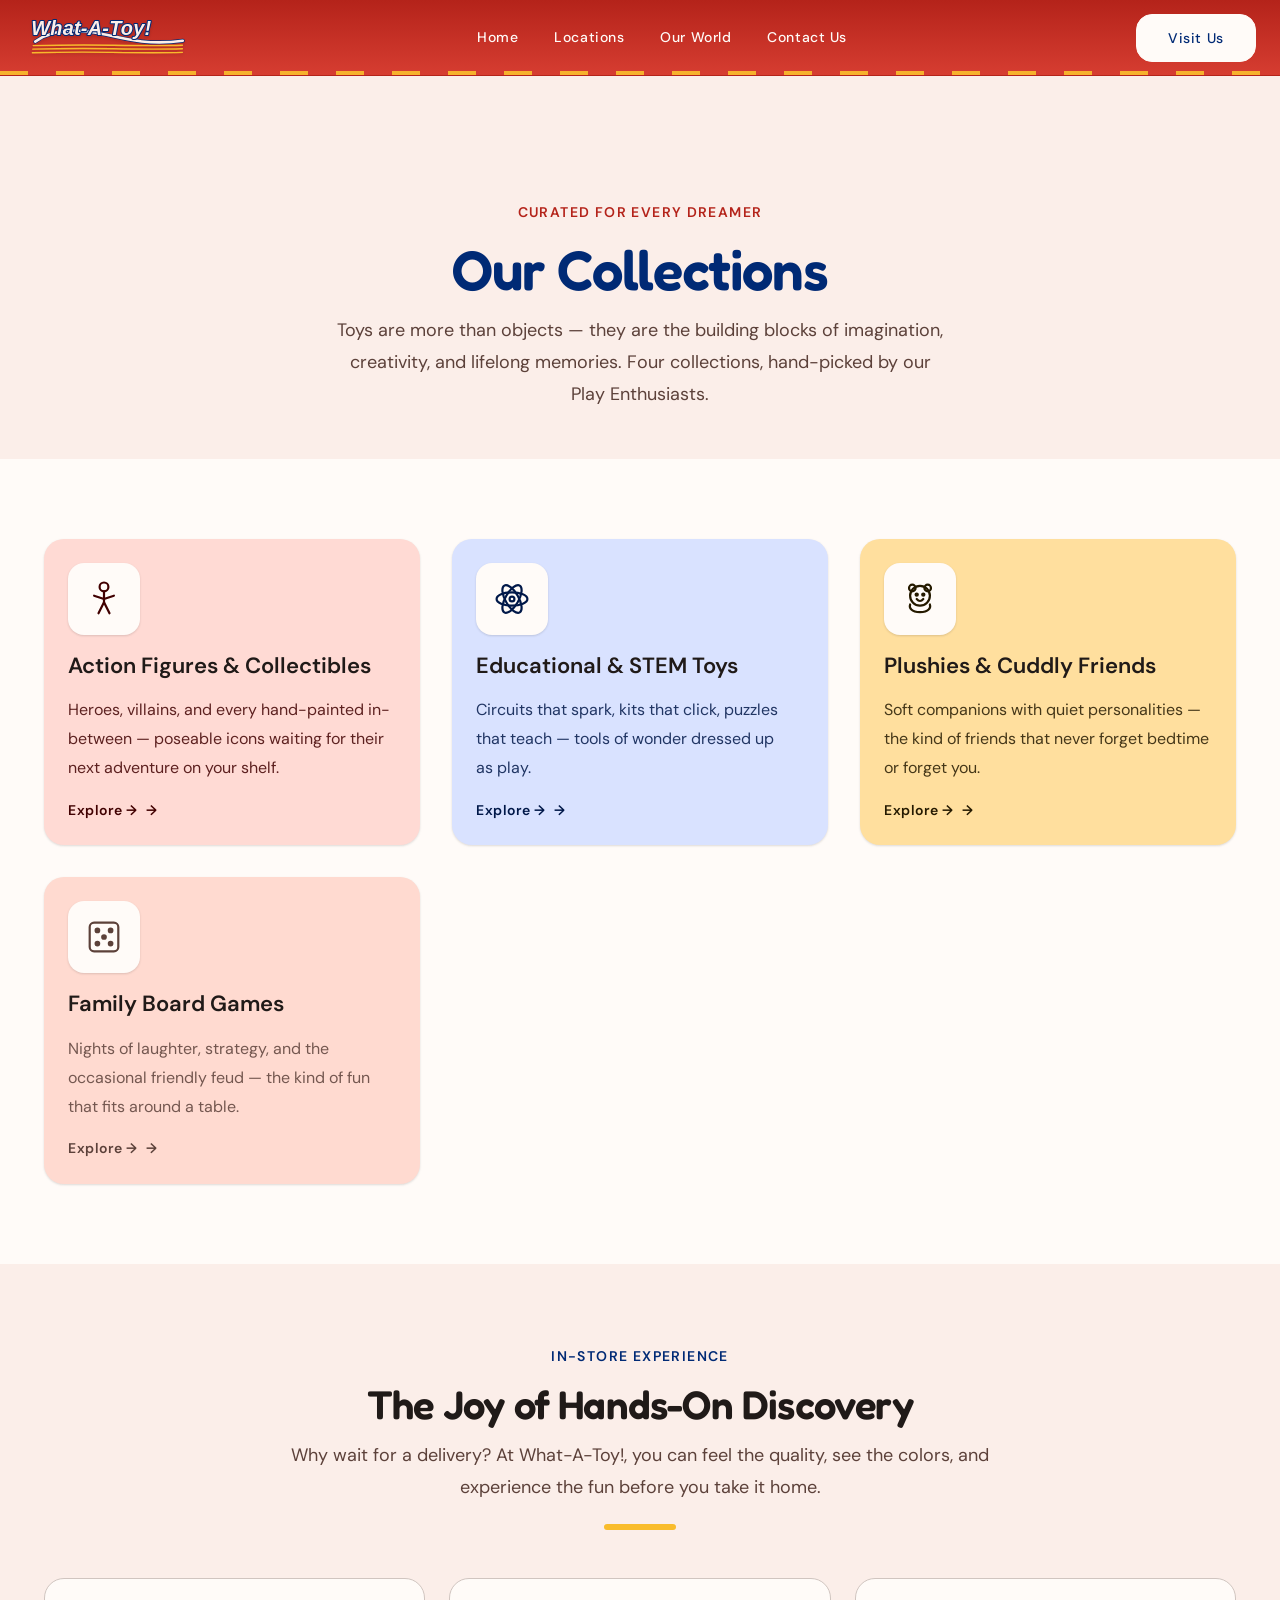
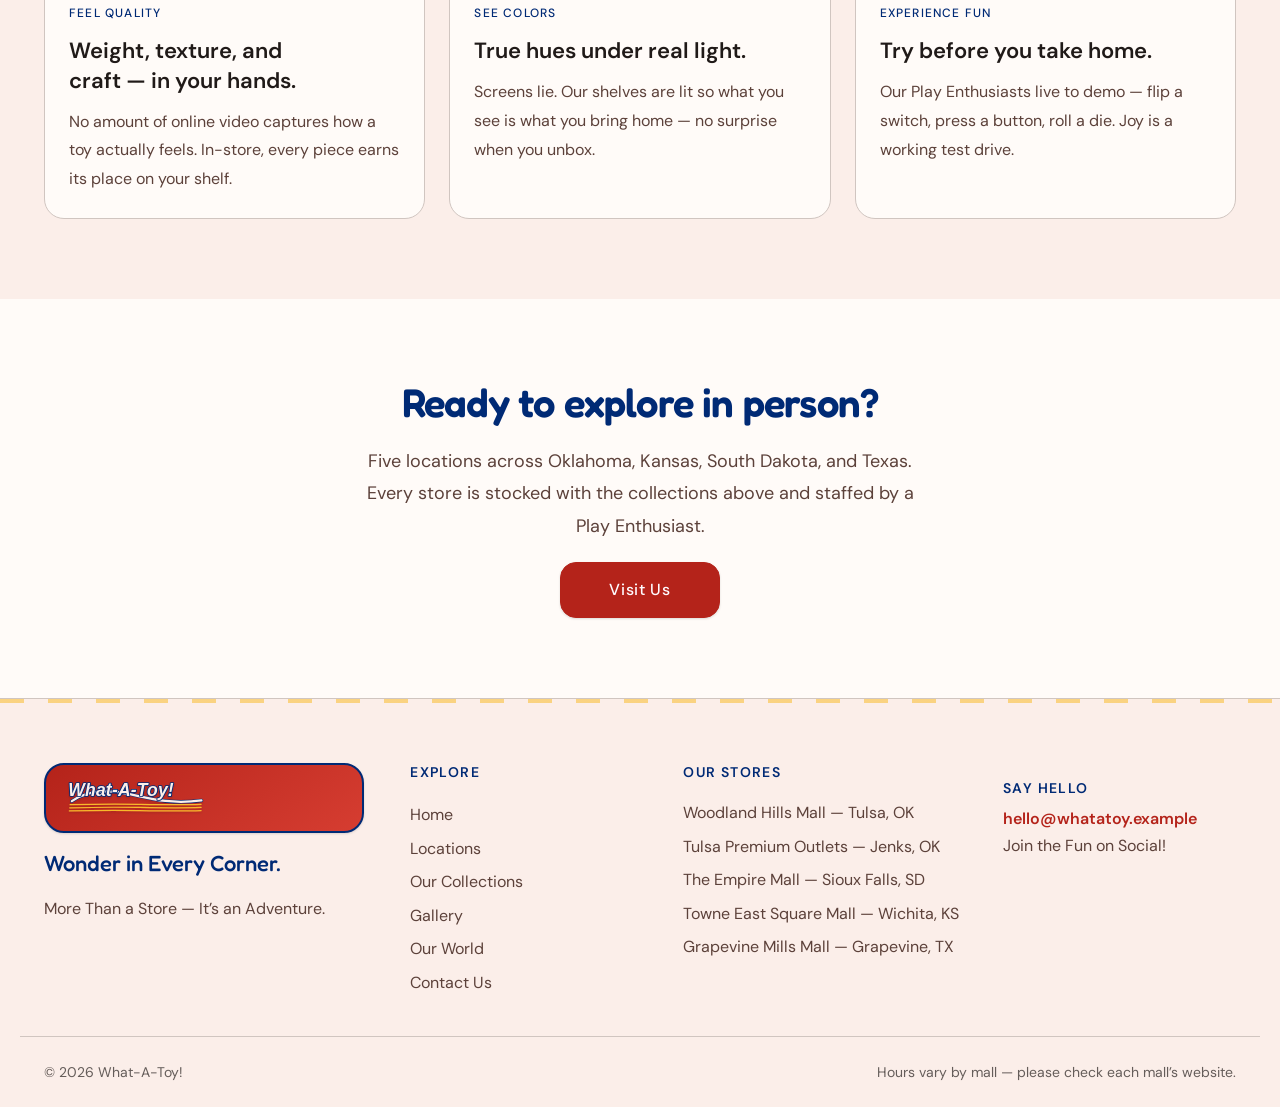
<file: whatatoy/pages/categories.html>
<!DOCTYPE html>
<html lang="en">
<head>
  <meta charset="UTF-8">
  <meta name="viewport" content="width=device-width, initial-scale=1.0">
  <title>Our Collections · What-A-Toy!</title>
  <meta name="description" content="Four curated collections at What-A-Toy! — action figures, STEM, plushies, and family board games. Hand-picked for every kind of dreamer.">
  <meta name="theme-color" content="#B4231A">
  <link rel="icon" type="image/jpeg" href="../logo.jpeg">
  <link rel="stylesheet" href="../css/reset.css">
  <link rel="stylesheet" href="../css/variables.css">
  <link rel="stylesheet" href="../css/base.css">
  <link rel="stylesheet" href="../css/layout.css">
  <link rel="stylesheet" href="../css/components/logo.css">
  <link rel="stylesheet" href="../css/components/navbar.css">
  <link rel="stylesheet" href="../css/components/buttons.css">
  <link rel="stylesheet" href="../css/components/cards.css">
  <link rel="stylesheet" href="../css/components/store-card.css">
  <link rel="stylesheet" href="../css/components/hero.css">
  <link rel="stylesheet" href="../css/components/footer.css">
  <link rel="stylesheet" href="../css/components/forms.css">
  <link rel="stylesheet" href="../css/components/gallery-grid.css">
  <link rel="stylesheet" href="../css/components/lightbox.css">
  <link rel="stylesheet" href="../css/components/section-header.css">
  <link rel="stylesheet" href="../css/components/atmosphere.css">
  <link rel="stylesheet" href="../css/pages/categories.css">
</head>
<body>
  <header class="wat-nav">
    <div class="wat-nav__inner">
      <a class="wat-logo wat-logo--nav" href="../index.html" aria-label="What-A-Toy! — home">
        <img class="wat-logo__img" src="../logo-wordmark.svg"
             alt="What-A-Toy! custom wordmark with cream playful lettering outlined in navy blue, yellow stripes, and a curved ribbon flourish">
      </a>
      <nav aria-label="Primary">
        <ul class="wat-nav__links">
          <li class="wat-nav__item"><a class="wat-nav__link" href="../index.html">Home</a></li>
          <li class="wat-nav__item"><a class="wat-nav__link" href="locations.html">Locations</a></li>
          <li class="wat-nav__item"><a class="wat-nav__link" href="our-world.html">Our World</a></li>
          <li class="wat-nav__item"><a class="wat-nav__link" href="contact.html">Contact Us</a></li>
        </ul>
      </nav>
      <a class="wat-nav__cta wat-btn wat-btn--filled wat-btn--md" href="locations.html">Visit Us</a>
      <button class="wat-nav__hamburger" type="button" data-nav-toggle
              aria-expanded="false" aria-controls="wat-nav-drawer" aria-label="Open menu">
        <span class="wat-nav__hamburger-line"></span>
        <span class="wat-nav__hamburger-line"></span>
        <span class="wat-nav__hamburger-line"></span>
      </button>
    </div>
    <div id="wat-nav-drawer" class="wat-nav__drawer" data-nav-drawer>
      <div class="wat-nav__drawer-inner">
        <a class="wat-nav__drawer-link" href="../index.html">Home</a>
        <a class="wat-nav__drawer-link" href="locations.html">Locations</a>
        <a class="wat-nav__drawer-link" href="our-world.html">Our World</a>
        <a class="wat-nav__drawer-link" href="contact.html">Contact Us</a>
        <a class="wat-nav__drawer-cta wat-btn wat-btn--filled" href="locations.html">Visit Us</a>
      </div>
    </div>
  </header>
  <div class="wat-nav-spacer"></div>

  <main id="main">

    <section class="wat-page-hero" aria-labelledby="page-title">
      <div class="wat-page-hero__inner">
        <p class="wat-page-hero__eyebrow">Curated for Every Dreamer</p>
        <h1 class="wat-page-hero__title" id="page-title">Our Collections</h1>
        <p class="wat-page-hero__lede">Toys are more than objects — they are the building blocks of imagination, creativity, and lifelong memories. Four collections, hand-picked by our Play Enthusiasts.</p>
      </div>
    </section>

    <section class="u-section categories-grid-section" aria-label="All categories">
      <div class="u-container">
        <div class="u-grid u-grid--4 categories-grid"
             data-categories-target
             aria-live="polite"></div>
      </div>
    </section>

    <section class="u-section u-section--alt categories-experience" aria-labelledby="experience-title">
      <div class="u-container">
        <header class="wat-section-header">
          <p class="wat-section-header__eyebrow">In-Store Experience</p>
          <h2 class="wat-section-header__title" id="experience-title">The Joy of Hands-On Discovery</h2>
          <p class="wat-section-header__lede">Why wait for a delivery? At What-A-Toy!, you can feel the quality, see the colors, and experience the fun before you take it home.</p>
          <span class="wat-section-header__underline" aria-hidden="true"></span>
        </header>
        <div class="u-grid u-grid--3 categories-experience__benefits" data-reveal>
          <article class="wat-card wat-card--outlined">
            <div class="wat-card__body">
              <p class="wat-card__eyebrow">Feel Quality</p>
              <h3 class="wat-card__title">Weight, texture, and craft — in your hands.</h3>
              <p class="wat-card__text">No amount of online video captures how a toy actually feels. In-store, every piece earns its place on your shelf.</p>
            </div>
          </article>
          <article class="wat-card wat-card--outlined">
            <div class="wat-card__body">
              <p class="wat-card__eyebrow">See Colors</p>
              <h3 class="wat-card__title">True hues under real light.</h3>
              <p class="wat-card__text">Screens lie. Our shelves are lit so what you see is what you bring home — no surprise when you unbox.</p>
            </div>
          </article>
          <article class="wat-card wat-card--outlined">
            <div class="wat-card__body">
              <p class="wat-card__eyebrow">Experience Fun</p>
              <h3 class="wat-card__title">Try before you take home.</h3>
              <p class="wat-card__text">Our Play Enthusiasts live to demo — flip a switch, press a button, roll a die. Joy is a working test drive.</p>
            </div>
          </article>
        </div>
      </div>
    </section>

    <section class="u-section categories-visit" aria-labelledby="visit-title">
      <div class="u-container u-container--narrow categories-visit__inner">
        <h2 class="categories-visit__title" id="visit-title">Ready to explore in person?</h2>
        <p class="categories-visit__text">Five locations across Oklahoma, Kansas, South Dakota, and Texas. Every store is stocked with the collections above and staffed by a Play Enthusiast.</p>
        <a class="wat-btn wat-btn--filled wat-btn--lg" href="locations.html">Visit Us</a>
      </div>
    </section>

  </main>

  <footer class="wat-footer">
    <div class="wat-footer__main">
      <div class="wat-footer__brand">
        <span class="wat-logo wat-logo--footer">
          <img class="wat-logo__img" src="../logo-wordmark.svg"
               alt="What-A-Toy! custom wordmark with cream playful lettering outlined in navy blue, yellow stripes, and a curved ribbon flourish">
        </span>
        <p class="wat-footer__tagline">Wonder in Every Corner.</p>
        <p class="wat-footer__brand-text">More Than a Store — It&rsquo;s an Adventure.</p>
      </div>
      <div class="wat-footer__column">
        <h4 class="wat-footer__column-title">Explore</h4>
        <ul class="wat-footer__links">
          <li><a class="wat-footer__link" href="../index.html">Home</a></li>
          <li><a class="wat-footer__link" href="locations.html">Locations</a></li>
          <li><a class="wat-footer__link" href="categories.html">Our Collections</a></li>
          <li><a class="wat-footer__link" href="gallery.html">Gallery</a></li>
          <li><a class="wat-footer__link" href="our-world.html">Our World</a></li>
          <li><a class="wat-footer__link" href="contact.html">Contact Us</a></li>
        </ul>
      </div>
      <div class="wat-footer__column">
        <h4 class="wat-footer__column-title">Our Stores</h4>
        <ul class="wat-footer__locations">
          <li class="wat-footer__location"><a class="wat-footer__link" href="locations.html#woodland">Woodland Hills Mall &mdash; Tulsa, OK</a></li>
          <li class="wat-footer__location"><a class="wat-footer__link" href="locations.html#tulsa-premium">Tulsa Premium Outlets &mdash; Jenks, OK</a></li>
          <li class="wat-footer__location"><a class="wat-footer__link" href="locations.html#empire">The Empire Mall &mdash; Sioux Falls, SD</a></li>
          <li class="wat-footer__location"><a class="wat-footer__link" href="locations.html#towne-east">Towne East Square Mall &mdash; Wichita, KS</a></li>
          <li class="wat-footer__location"><a class="wat-footer__link" href="locations.html#grapevine">Grapevine Mills Mall &mdash; Grapevine, TX</a></li>
        </ul>
      </div>
      <div class="wat-footer__contact">
        <h4 class="wat-footer__column-title">Say Hello</h4>
        <a class="wat-footer__link" href="mailto:hello@whatatoy.example">hello@whatatoy.example</a>
        <p class="wat-footer__brand-text">Join the Fun on Social!</p>
      </div>
    </div>
    <div class="wat-footer__bottom">
      <span class="wat-footer__copyright">&copy; 2026 What-A-Toy!</span>
      <span class="wat-footer__legal">Hours vary by mall — please check each mall&rsquo;s website.</span>
    </div>
  </footer>

  <script type="module" src="../js/main.js"></script>
</body>
</html>
</file>
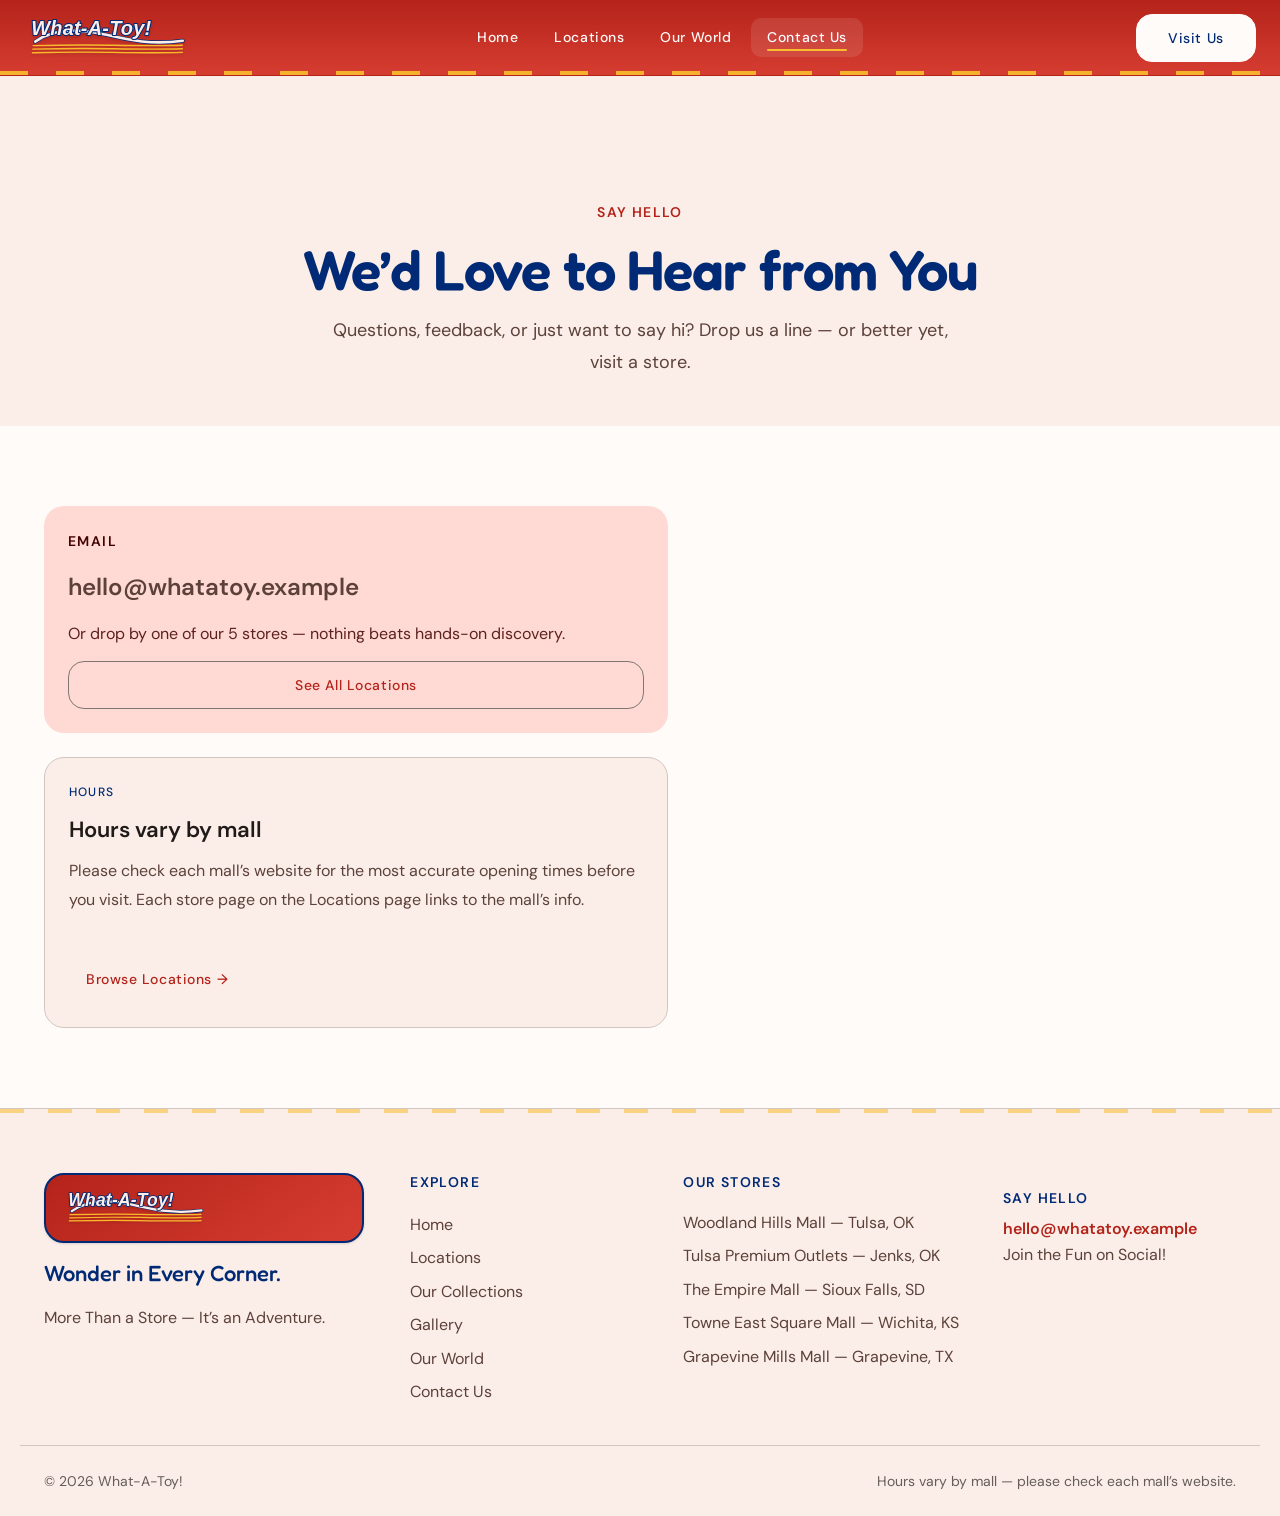
<file: whatatoy/pages/contact.html>
<!DOCTYPE html>
<html lang="en">
<head>
  <meta charset="UTF-8">
  <meta name="viewport" content="width=device-width, initial-scale=1.0">
  <title>Contact Us · What-A-Toy!</title>
  <meta name="description" content="Questions, feedback, or just a hello — reach What-A-Toy! by email or drop by one of our 5 stores across the USA.">
  <meta name="theme-color" content="#B4231A">
  <link rel="icon" type="image/jpeg" href="../logo.jpeg">
  <link rel="stylesheet" href="../css/reset.css">
  <link rel="stylesheet" href="../css/variables.css">
  <link rel="stylesheet" href="../css/base.css">
  <link rel="stylesheet" href="../css/layout.css">
  <link rel="stylesheet" href="../css/components/logo.css">
  <link rel="stylesheet" href="../css/components/navbar.css">
  <link rel="stylesheet" href="../css/components/buttons.css">
  <link rel="stylesheet" href="../css/components/cards.css">
  <link rel="stylesheet" href="../css/components/store-card.css">
  <link rel="stylesheet" href="../css/components/hero.css">
  <link rel="stylesheet" href="../css/components/footer.css">
  <link rel="stylesheet" href="../css/components/forms.css">
  <link rel="stylesheet" href="../css/components/gallery-grid.css">
  <link rel="stylesheet" href="../css/components/lightbox.css">
  <link rel="stylesheet" href="../css/components/section-header.css">
  <link rel="stylesheet" href="../css/components/atmosphere.css">
  <link rel="stylesheet" href="../css/pages/contact.css">
</head>
<body>
  <header class="wat-nav">
    <div class="wat-nav__inner">
      <a class="wat-logo wat-logo--nav" href="../index.html" aria-label="What-A-Toy! — home">
        <img class="wat-logo__img" src="../logo-wordmark.svg"
             alt="What-A-Toy! custom wordmark with cream playful lettering outlined in navy blue, yellow stripes, and a curved ribbon flourish">
      </a>
      <nav aria-label="Primary">
        <ul class="wat-nav__links">
          <li class="wat-nav__item"><a class="wat-nav__link" href="../index.html">Home</a></li>
          <li class="wat-nav__item"><a class="wat-nav__link" href="locations.html">Locations</a></li>
          <li class="wat-nav__item"><a class="wat-nav__link" href="our-world.html">Our World</a></li>
          <li class="wat-nav__item"><a class="wat-nav__link" href="contact.html">Contact Us</a></li>
        </ul>
      </nav>
      <a class="wat-nav__cta wat-btn wat-btn--filled wat-btn--md" href="locations.html">Visit Us</a>
      <button class="wat-nav__hamburger" type="button" data-nav-toggle
              aria-expanded="false" aria-controls="wat-nav-drawer" aria-label="Open menu">
        <span class="wat-nav__hamburger-line"></span>
        <span class="wat-nav__hamburger-line"></span>
        <span class="wat-nav__hamburger-line"></span>
      </button>
    </div>
    <div id="wat-nav-drawer" class="wat-nav__drawer" data-nav-drawer>
      <div class="wat-nav__drawer-inner">
        <a class="wat-nav__drawer-link" href="../index.html">Home</a>
        <a class="wat-nav__drawer-link" href="locations.html">Locations</a>
        <a class="wat-nav__drawer-link" href="our-world.html">Our World</a>
        <a class="wat-nav__drawer-link" href="contact.html">Contact Us</a>
        <a class="wat-nav__drawer-cta wat-btn wat-btn--filled" href="locations.html">Visit Us</a>
      </div>
    </div>
  </header>
  <div class="wat-nav-spacer"></div>

  <main id="main">

    <section class="wat-page-hero" aria-labelledby="page-title">
      <div class="wat-page-hero__inner">
        <p class="wat-page-hero__eyebrow">Say Hello</p>
        <h1 class="wat-page-hero__title" id="page-title">We&rsquo;d Love to Hear from You</h1>
        <p class="wat-page-hero__lede">Questions, feedback, or just want to say hi? Drop us a line — or better yet, visit a store.</p>
      </div>
    </section>

    <section class="u-section contact-grid-section" aria-label="Contact options">
      <div class="u-container">
        <div class="u-grid u-grid--2 contact-grid">

          <form class="wat-form contact-form"
                data-contact-form
                data-contact-endpoint=""
                aria-label="Contact form"
                hidden>
            <div class="wat-form__row wat-form__row--2">
              <label class="wat-field">
                <input class="wat-field__control" name="name" placeholder=" " required>
                <span class="wat-field__label">Your Name</span>
              </label>
              <label class="wat-field">
                <input class="wat-field__control" type="email" name="email" placeholder=" " required>
                <span class="wat-field__label">Email</span>
              </label>
            </div>
            <label class="wat-field">
              <input class="wat-field__control" name="subject" placeholder=" ">
              <span class="wat-field__label">Subject</span>
            </label>
            <label class="wat-field">
              <textarea class="wat-field__control" name="message" rows="5" placeholder=" " required></textarea>
              <span class="wat-field__label">Your Message</span>
            </label>
            <button class="wat-btn wat-btn--filled wat-btn--lg" type="submit" data-contact-submit>Send Message</button>
            <p class="wat-field__helper" data-contact-status role="status" aria-live="polite"></p>
          </form>

          <aside class="contact-aside u-stack u-stack--md" aria-label="Other ways to reach us">
            <div class="wat-contact-card" data-contact-card>
              <span class="wat-contact-card__label">Email</span>
              <p class="wat-contact-card__value"><a href="mailto:hello@whatatoy.example">hello@whatatoy.example</a></p>
              <p class="wat-contact-card__text">Or drop by one of our 5 stores — nothing beats hands-on discovery.</p>
              <a class="wat-btn wat-btn--outlined" href="locations.html">See All Locations</a>
            </div>

            <div class="wat-card wat-card--outlined contact-hours">
              <div class="wat-card__body">
                <p class="wat-card__eyebrow">Hours</p>
                <h3 class="wat-card__title">Hours vary by mall</h3>
                <p class="wat-card__text">Please check each mall&rsquo;s website for the most accurate opening times before you visit. Each store page on the Locations page links to the mall&rsquo;s info.</p>
              </div>
              <div class="wat-card__footer">
                <a class="wat-btn wat-btn--text" href="locations.html">Browse Locations &rarr;</a>
              </div>
            </div>
          </aside>

        </div>
      </div>
    </section>

  </main>

  <footer class="wat-footer">
    <div class="wat-footer__main">
      <div class="wat-footer__brand">
        <span class="wat-logo wat-logo--footer">
          <img class="wat-logo__img" src="../logo-wordmark.svg"
               alt="What-A-Toy! custom wordmark with cream playful lettering outlined in navy blue, yellow stripes, and a curved ribbon flourish">
        </span>
        <p class="wat-footer__tagline">Wonder in Every Corner.</p>
        <p class="wat-footer__brand-text">More Than a Store — It&rsquo;s an Adventure.</p>
      </div>
      <div class="wat-footer__column">
        <h4 class="wat-footer__column-title">Explore</h4>
        <ul class="wat-footer__links">
          <li><a class="wat-footer__link" href="../index.html">Home</a></li>
          <li><a class="wat-footer__link" href="locations.html">Locations</a></li>
          <li><a class="wat-footer__link" href="categories.html">Our Collections</a></li>
          <li><a class="wat-footer__link" href="gallery.html">Gallery</a></li>
          <li><a class="wat-footer__link" href="our-world.html">Our World</a></li>
          <li><a class="wat-footer__link" href="contact.html">Contact Us</a></li>
        </ul>
      </div>
      <div class="wat-footer__column">
        <h4 class="wat-footer__column-title">Our Stores</h4>
        <ul class="wat-footer__locations">
          <li class="wat-footer__location"><a class="wat-footer__link" href="locations.html#woodland">Woodland Hills Mall &mdash; Tulsa, OK</a></li>
          <li class="wat-footer__location"><a class="wat-footer__link" href="locations.html#tulsa-premium">Tulsa Premium Outlets &mdash; Jenks, OK</a></li>
          <li class="wat-footer__location"><a class="wat-footer__link" href="locations.html#empire">The Empire Mall &mdash; Sioux Falls, SD</a></li>
          <li class="wat-footer__location"><a class="wat-footer__link" href="locations.html#towne-east">Towne East Square Mall &mdash; Wichita, KS</a></li>
          <li class="wat-footer__location"><a class="wat-footer__link" href="locations.html#grapevine">Grapevine Mills Mall &mdash; Grapevine, TX</a></li>
        </ul>
      </div>
      <div class="wat-footer__contact">
        <h4 class="wat-footer__column-title">Say Hello</h4>
        <a class="wat-footer__link" href="mailto:hello@whatatoy.example">hello@whatatoy.example</a>
        <p class="wat-footer__brand-text">Join the Fun on Social!</p>
      </div>
    </div>
    <div class="wat-footer__bottom">
      <span class="wat-footer__copyright">&copy; 2026 What-A-Toy!</span>
      <span class="wat-footer__legal">Hours vary by mall — please check each mall&rsquo;s website.</span>
    </div>
  </footer>

  <script type="module" src="../js/main.js"></script>
</body>
</html>
</file>
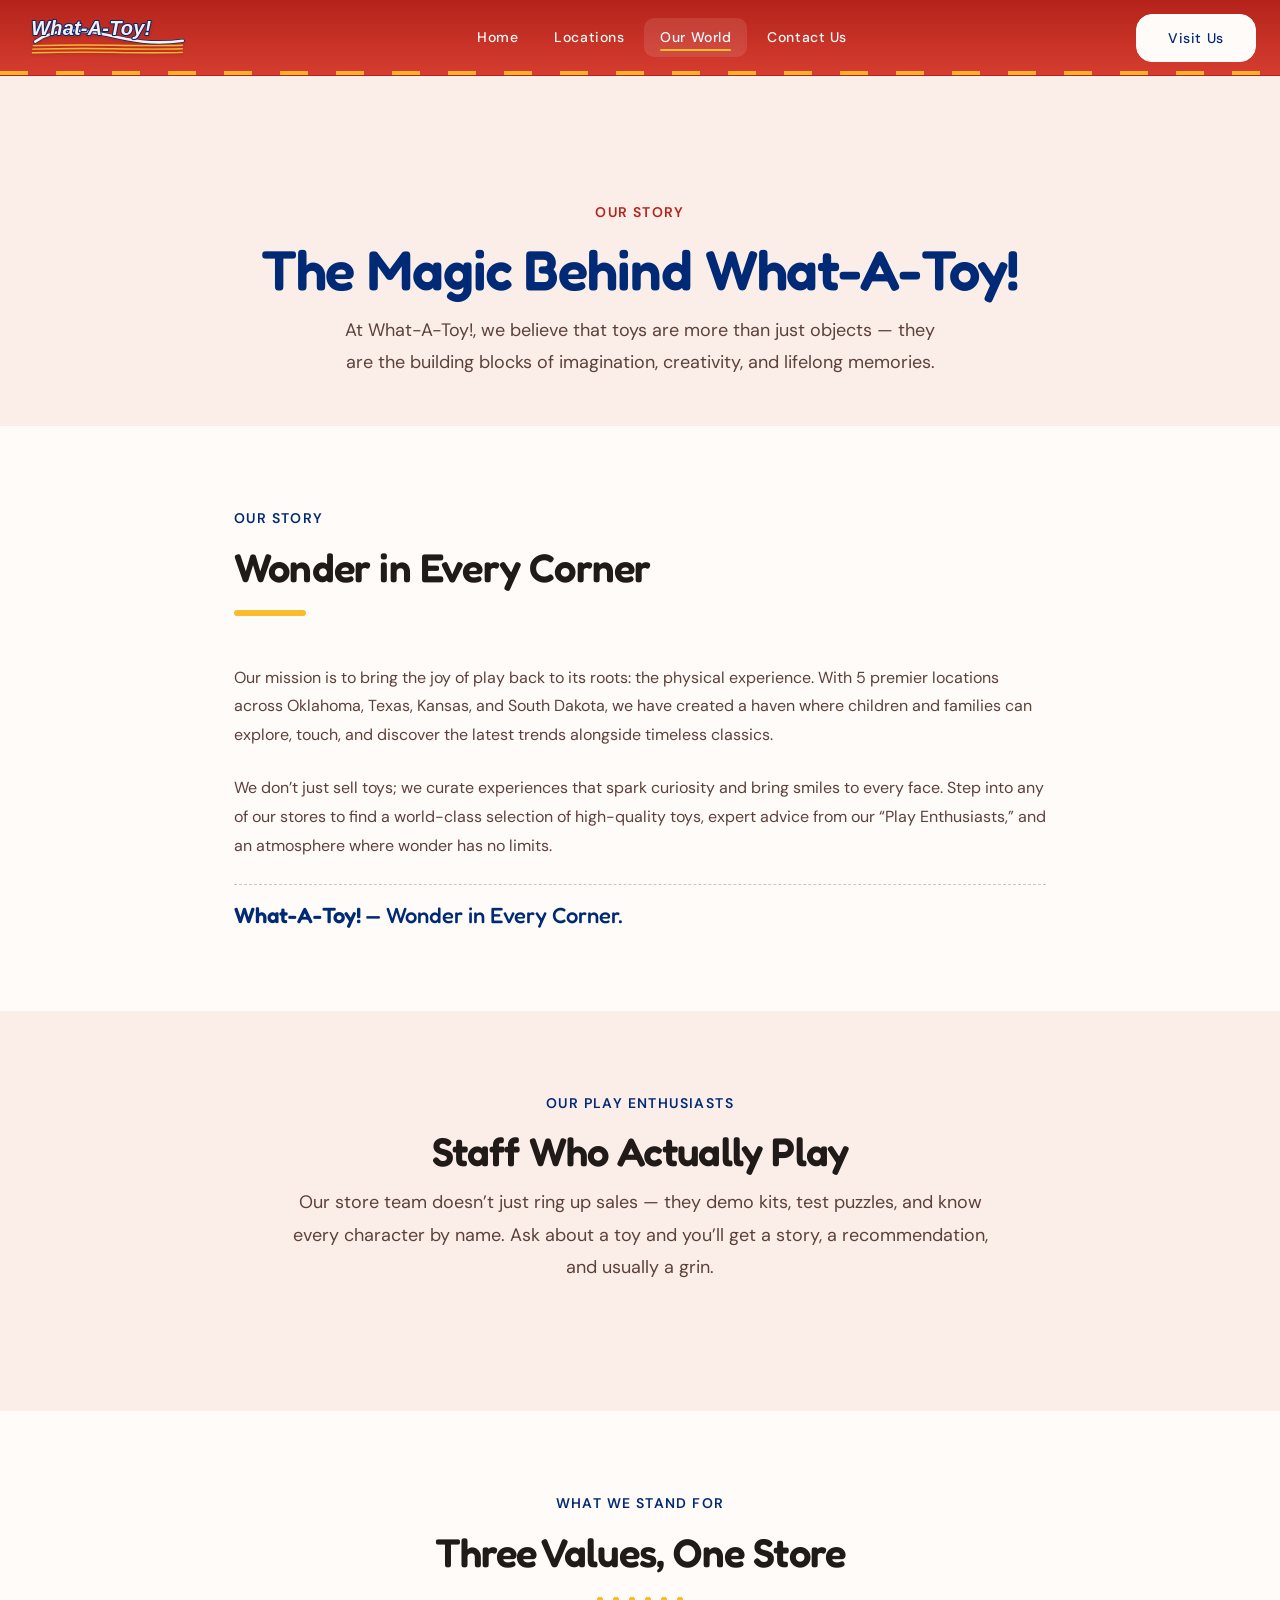
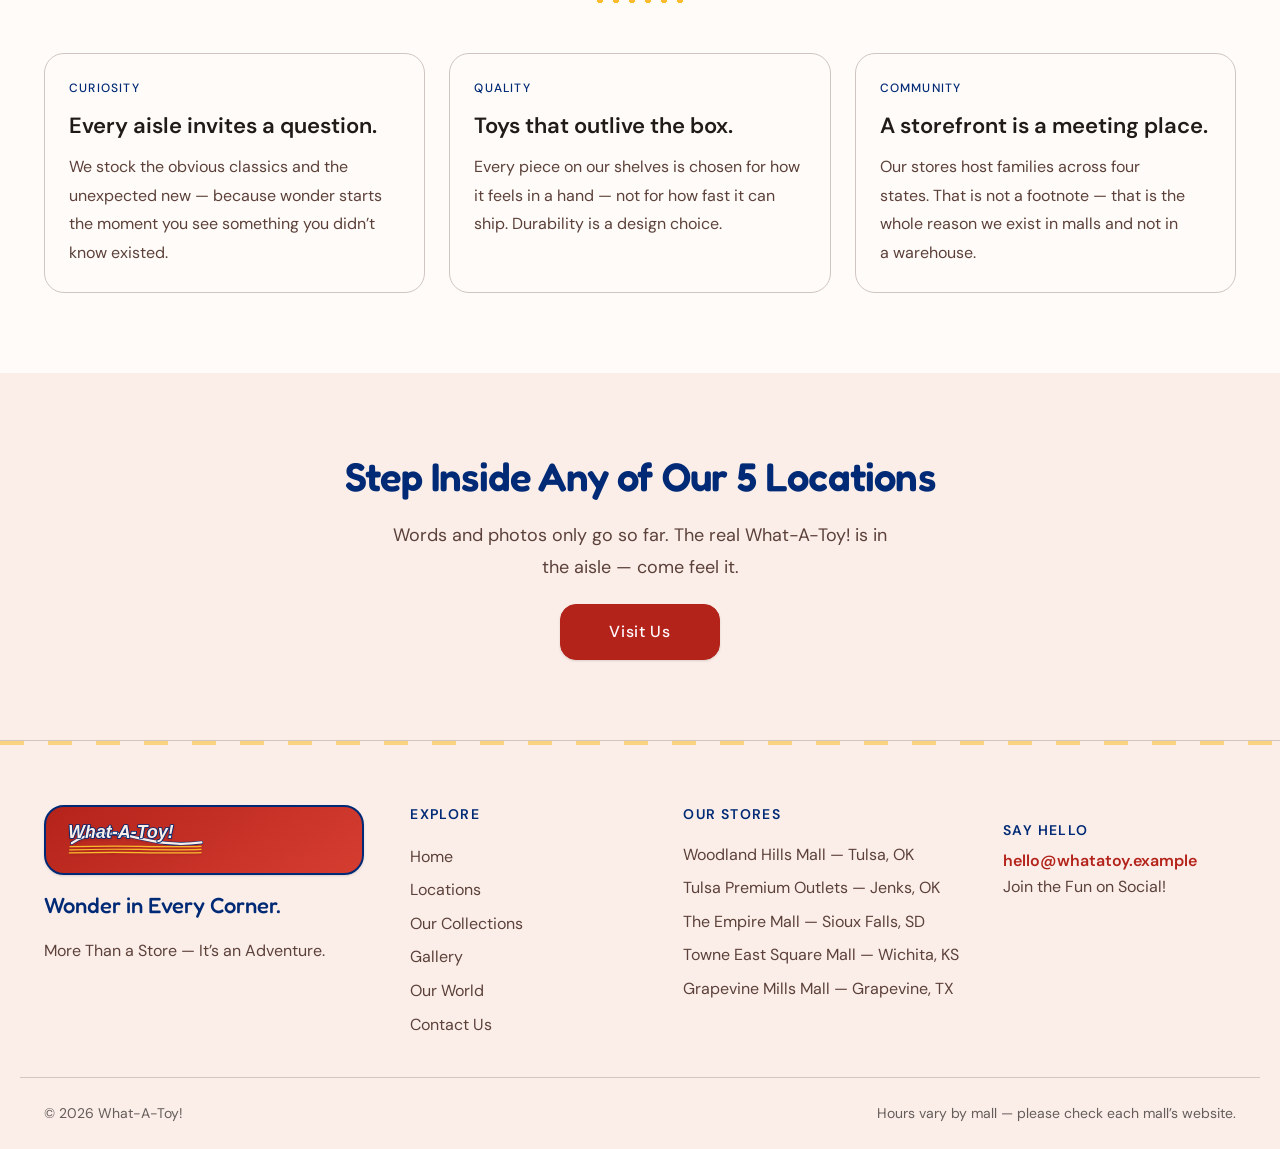
<file: whatatoy/pages/our-world.html>
<!DOCTYPE html>
<html lang="en">
<head>
  <meta charset="UTF-8">
  <meta name="viewport" content="width=device-width, initial-scale=1.0">
  <title>Our World · What-A-Toy!</title>
  <meta name="description" content="The story behind What-A-Toy! — five locations, a staff of Play Enthusiasts, and a belief that toys are the building blocks of imagination and lifelong memories.">
  <meta name="theme-color" content="#B4231A">
  <link rel="icon" type="image/jpeg" href="../logo.jpeg">
  <link rel="stylesheet" href="../css/reset.css">
  <link rel="stylesheet" href="../css/variables.css">
  <link rel="stylesheet" href="../css/base.css">
  <link rel="stylesheet" href="../css/layout.css">
  <link rel="stylesheet" href="../css/components/logo.css">
  <link rel="stylesheet" href="../css/components/navbar.css">
  <link rel="stylesheet" href="../css/components/buttons.css">
  <link rel="stylesheet" href="../css/components/cards.css">
  <link rel="stylesheet" href="../css/components/store-card.css">
  <link rel="stylesheet" href="../css/components/hero.css">
  <link rel="stylesheet" href="../css/components/footer.css">
  <link rel="stylesheet" href="../css/components/forms.css">
  <link rel="stylesheet" href="../css/components/gallery-grid.css">
  <link rel="stylesheet" href="../css/components/lightbox.css">
  <link rel="stylesheet" href="../css/components/section-header.css">
  <link rel="stylesheet" href="../css/components/atmosphere.css">
  <link rel="stylesheet" href="../css/pages/our-world.css">
</head>
<body>
  <header class="wat-nav">
    <div class="wat-nav__inner">
      <a class="wat-logo wat-logo--nav" href="../index.html" aria-label="What-A-Toy! — home">
        <img class="wat-logo__img" src="../logo-wordmark.svg"
             alt="What-A-Toy! custom wordmark with cream playful lettering outlined in navy blue, yellow stripes, and a curved ribbon flourish">
      </a>
      <nav aria-label="Primary">
        <ul class="wat-nav__links">
          <li class="wat-nav__item"><a class="wat-nav__link" href="../index.html">Home</a></li>
          <li class="wat-nav__item"><a class="wat-nav__link" href="locations.html">Locations</a></li>
          <li class="wat-nav__item"><a class="wat-nav__link" href="our-world.html">Our World</a></li>
          <li class="wat-nav__item"><a class="wat-nav__link" href="contact.html">Contact Us</a></li>
        </ul>
      </nav>
      <a class="wat-nav__cta wat-btn wat-btn--filled wat-btn--md" href="locations.html">Visit Us</a>
      <button class="wat-nav__hamburger" type="button" data-nav-toggle
              aria-expanded="false" aria-controls="wat-nav-drawer" aria-label="Open menu">
        <span class="wat-nav__hamburger-line"></span>
        <span class="wat-nav__hamburger-line"></span>
        <span class="wat-nav__hamburger-line"></span>
      </button>
    </div>
    <div id="wat-nav-drawer" class="wat-nav__drawer" data-nav-drawer>
      <div class="wat-nav__drawer-inner">
        <a class="wat-nav__drawer-link" href="../index.html">Home</a>
        <a class="wat-nav__drawer-link" href="locations.html">Locations</a>
        <a class="wat-nav__drawer-link" href="our-world.html">Our World</a>
        <a class="wat-nav__drawer-link" href="contact.html">Contact Us</a>
        <a class="wat-nav__drawer-cta wat-btn wat-btn--filled" href="locations.html">Visit Us</a>
      </div>
    </div>
  </header>
  <div class="wat-nav-spacer"></div>

  <main id="main">

    <section class="wat-page-hero" aria-labelledby="page-title">
      <div class="wat-page-hero__inner">
        <p class="wat-page-hero__eyebrow">Our Story</p>
        <h1 class="wat-page-hero__title" id="page-title">The Magic Behind What-A-Toy!</h1>
        <p class="wat-page-hero__lede">At What-A-Toy!, we believe that toys are more than just objects — they are the building blocks of imagination, creativity, and lifelong memories.</p>
      </div>
    </section>

    <section class="u-section our-world-story" aria-labelledby="story-title">
      <div class="u-container u-container--narrow">
        <header class="wat-section-header wat-section-header--left">
          <p class="wat-section-header__eyebrow">Our Story</p>
          <h2 class="wat-section-header__title" id="story-title">Wonder in Every Corner</h2>
          <span class="wat-section-header__underline" aria-hidden="true"></span>
        </header>
        <div class="our-world-story__prose u-stack u-stack--md">
          <p>Our mission is to bring the joy of play back to its roots: the physical experience. With 5 premier locations across Oklahoma, Texas, Kansas, and South Dakota, we have created a haven where children and families can explore, touch, and discover the latest trends alongside timeless classics.</p>
          <p>We don&rsquo;t just sell toys; we curate experiences that spark curiosity and bring smiles to every face. Step into any of our stores to find a world-class selection of high-quality toys, expert advice from our &ldquo;Play Enthusiasts,&rdquo; and an atmosphere where wonder has no limits.</p>
          <p class="our-world-story__signoff"><strong>What-A-Toy!</strong> — Wonder in Every Corner.</p>
        </div>
      </div>
    </section>

    <section class="u-section u-section--alt our-world-enthusiasts" aria-labelledby="enthusiasts-title">
      <div class="u-container u-container--narrow">
        <header class="wat-section-header">
          <p class="wat-section-header__eyebrow">Our Play Enthusiasts</p>
          <h2 class="wat-section-header__title" id="enthusiasts-title">Staff Who Actually Play</h2>
          <p class="wat-section-header__lede">Our store team doesn&rsquo;t just ring up sales — they demo kits, test puzzles, and know every character by name. Ask about a toy and you&rsquo;ll get a story, a recommendation, and usually a grin.</p>
        </header>
      </div>
    </section>

    <section class="u-section our-world-values" aria-labelledby="values-title">
      <div class="u-container">
        <header class="wat-section-header">
          <p class="wat-section-header__eyebrow">What We Stand For</p>
          <h2 class="wat-section-header__title" id="values-title">Three Values, One Store</h2>
          <span class="wat-section-header__underline wat-section-header__underline--squiggle" aria-hidden="true"></span>
        </header>
        <div class="u-grid u-grid--3" data-reveal>
          <article class="wat-card wat-card--outlined">
            <div class="wat-card__body">
              <p class="wat-card__eyebrow">Curiosity</p>
              <h3 class="wat-card__title">Every aisle invites a question.</h3>
              <p class="wat-card__text">We stock the obvious classics and the unexpected new — because wonder starts the moment you see something you didn&rsquo;t know existed.</p>
            </div>
          </article>
          <article class="wat-card wat-card--outlined">
            <div class="wat-card__body">
              <p class="wat-card__eyebrow">Quality</p>
              <h3 class="wat-card__title">Toys that outlive the box.</h3>
              <p class="wat-card__text">Every piece on our shelves is chosen for how it feels in a hand — not for how fast it can ship. Durability is a design choice.</p>
            </div>
          </article>
          <article class="wat-card wat-card--outlined">
            <div class="wat-card__body">
              <p class="wat-card__eyebrow">Community</p>
              <h3 class="wat-card__title">A storefront is a meeting place.</h3>
              <p class="wat-card__text">Our stores host families across four states. That is not a footnote — that is the whole reason we exist in malls and not in a warehouse.</p>
            </div>
          </article>
        </div>
      </div>
    </section>

    <section class="u-section u-section--alt our-world-visit" aria-labelledby="visit-title">
      <div class="u-container u-container--narrow our-world-visit__inner">
        <h2 class="our-world-visit__title" id="visit-title">Step Inside Any of Our 5 Locations</h2>
        <p class="our-world-visit__text">Words and photos only go so far. The real What-A-Toy! is in the aisle — come feel it.</p>
        <a class="wat-btn wat-btn--filled wat-btn--lg" href="locations.html">Visit Us</a>
      </div>
    </section>

  </main>

  <footer class="wat-footer">
    <div class="wat-footer__main">
      <div class="wat-footer__brand">
        <span class="wat-logo wat-logo--footer">
          <img class="wat-logo__img" src="../logo-wordmark.svg"
               alt="What-A-Toy! custom wordmark with cream playful lettering outlined in navy blue, yellow stripes, and a curved ribbon flourish">
        </span>
        <p class="wat-footer__tagline">Wonder in Every Corner.</p>
        <p class="wat-footer__brand-text">More Than a Store — It&rsquo;s an Adventure.</p>
      </div>
      <div class="wat-footer__column">
        <h4 class="wat-footer__column-title">Explore</h4>
        <ul class="wat-footer__links">
          <li><a class="wat-footer__link" href="../index.html">Home</a></li>
          <li><a class="wat-footer__link" href="locations.html">Locations</a></li>
          <li><a class="wat-footer__link" href="categories.html">Our Collections</a></li>
          <li><a class="wat-footer__link" href="gallery.html">Gallery</a></li>
          <li><a class="wat-footer__link" href="our-world.html">Our World</a></li>
          <li><a class="wat-footer__link" href="contact.html">Contact Us</a></li>
        </ul>
      </div>
      <div class="wat-footer__column">
        <h4 class="wat-footer__column-title">Our Stores</h4>
        <ul class="wat-footer__locations">
          <li class="wat-footer__location"><a class="wat-footer__link" href="locations.html#woodland">Woodland Hills Mall &mdash; Tulsa, OK</a></li>
          <li class="wat-footer__location"><a class="wat-footer__link" href="locations.html#tulsa-premium">Tulsa Premium Outlets &mdash; Jenks, OK</a></li>
          <li class="wat-footer__location"><a class="wat-footer__link" href="locations.html#empire">The Empire Mall &mdash; Sioux Falls, SD</a></li>
          <li class="wat-footer__location"><a class="wat-footer__link" href="locations.html#towne-east">Towne East Square Mall &mdash; Wichita, KS</a></li>
          <li class="wat-footer__location"><a class="wat-footer__link" href="locations.html#grapevine">Grapevine Mills Mall &mdash; Grapevine, TX</a></li>
        </ul>
      </div>
      <div class="wat-footer__contact">
        <h4 class="wat-footer__column-title">Say Hello</h4>
        <a class="wat-footer__link" href="mailto:hello@whatatoy.example">hello@whatatoy.example</a>
        <p class="wat-footer__brand-text">Join the Fun on Social!</p>
      </div>
    </div>
    <div class="wat-footer__bottom">
      <span class="wat-footer__copyright">&copy; 2026 What-A-Toy!</span>
      <span class="wat-footer__legal">Hours vary by mall — please check each mall&rsquo;s website.</span>
    </div>
  </footer>

  <script type="module" src="../js/main.js"></script>
</body>
</html>
</file>
<file: elegant-stone/css/variables.css>
/* ============================================
   Elegant Stone — Design Tokens
   Theme: "Obsidian Bazaar"

   Structure: Material Design canonical tokens
   → Brand aliases mapped on top
   ============================================ */

:root {
  /* ══════════════════════════════════════════
     MATERIAL REFERENCE TOKENS (md-ref)
     Raw palette values — never used directly
     ══════════════════════════════════════════ */

  /* Primary: Antique Gold */
  --md-ref-palette-primary10:  #1E1700;
  --md-ref-palette-primary20:  #3A2E00;
  --md-ref-palette-primary30:  #574600;
  --md-ref-palette-primary40:  #755F0A;
  --md-ref-palette-primary50:  #8B7635;
  --md-ref-palette-primary60:  #A89050;
  --md-ref-palette-primary70:  #C9A84C;
  --md-ref-palette-primary80:  #E2C97A;
  --md-ref-palette-primary90:  #F5E6B0;
  --md-ref-palette-primary95:  #FFF3D6;
  --md-ref-palette-primary99:  #FFFBF5;

  /* Secondary: Oxidized Copper */
  --md-ref-palette-secondary10: #1C0E03;
  --md-ref-palette-secondary20: #3A2210;
  --md-ref-palette-secondary30: #5A3820;
  --md-ref-palette-secondary40: #7C5133;
  --md-ref-palette-secondary50: #9A6A48;
  --md-ref-palette-secondary60: #B8855F;
  --md-ref-palette-secondary70: #C47D4E;
  --md-ref-palette-secondary80: #D9A07A;
  --md-ref-palette-secondary90: #F0C9A8;
  --md-ref-palette-secondary95: #FDECD8;

  /* Tertiary: Muted Emerald */
  --md-ref-palette-tertiary10:  #001F12;
  --md-ref-palette-tertiary20:  #0A3520;
  --md-ref-palette-tertiary30:  #1F4A32;
  --md-ref-palette-tertiary40:  #2E6347;
  --md-ref-palette-tertiary50:  #3D6B52;
  --md-ref-palette-tertiary60:  #5A8A6C;
  --md-ref-palette-tertiary70:  #78A888;
  --md-ref-palette-tertiary80:  #97C5A5;
  --md-ref-palette-tertiary90:  #B8E0C4;
  --md-ref-palette-tertiary95:  #D8F2E0;

  /* Neutral: Warm Charcoal */
  --md-ref-palette-neutral5:    #0A0A08;
  --md-ref-palette-neutral10:   #141410;
  --md-ref-palette-neutral15:   #1A1A16;
  --md-ref-palette-neutral20:   #1E1E18;
  --md-ref-palette-neutral25:   #282820;
  --md-ref-palette-neutral30:   #33332A;
  --md-ref-palette-neutral40:   #4D4D42;
  --md-ref-palette-neutral50:   #686858;
  --md-ref-palette-neutral60:   #838370;
  --md-ref-palette-neutral70:   #9E9E88;
  --md-ref-palette-neutral80:   #BAB8A2;
  --md-ref-palette-neutral87:   #CCC8B0;
  --md-ref-palette-neutral90:   #D6D2BA;
  --md-ref-palette-neutral92:   #E0DCC4;
  --md-ref-palette-neutral94:   #E8E4CC;
  --md-ref-palette-neutral95:   #F2EDE4;
  --md-ref-palette-neutral96:   #F5F0E8;
  --md-ref-palette-neutral98:   #FBF8F2;
  --md-ref-palette-neutral99:   #FEFCF8;

  /* Error */
  --md-ref-palette-error40:     #BA1A1A;
  --md-ref-palette-error80:     #FFB4AB;
  --md-ref-palette-error90:     #FFDAD6;

  /* ══════════════════════════════════════════
     MATERIAL SYSTEM TOKENS (md-sys) — DARK
     Role-based, theme-switchable
     ══════════════════════════════════════════ */

  /* Color roles */
  --md-sys-color-primary:                var(--md-ref-palette-primary70);
  --md-sys-color-on-primary:             var(--md-ref-palette-primary10);
  --md-sys-color-primary-container:      var(--md-ref-palette-primary30);
  --md-sys-color-on-primary-container:   var(--md-ref-palette-primary90);

  --md-sys-color-secondary:              var(--md-ref-palette-secondary70);
  --md-sys-color-on-secondary:           var(--md-ref-palette-secondary10);
  --md-sys-color-secondary-container:    var(--md-ref-palette-secondary30);
  --md-sys-color-on-secondary-container: var(--md-ref-palette-secondary90);

  --md-sys-color-tertiary:               var(--md-ref-palette-tertiary60);
  --md-sys-color-on-tertiary:            var(--md-ref-palette-tertiary10);
  --md-sys-color-tertiary-container:     var(--md-ref-palette-tertiary30);
  --md-sys-color-on-tertiary-container:  var(--md-ref-palette-tertiary90);

  --md-sys-color-surface:                var(--md-ref-palette-neutral5);
  --md-sys-color-on-surface:             var(--md-ref-palette-neutral96);
  --md-sys-color-surface-variant:        var(--md-ref-palette-neutral15);
  --md-sys-color-on-surface-variant:     var(--md-ref-palette-neutral80);
  --md-sys-color-surface-container:      var(--md-ref-palette-neutral10);
  --md-sys-color-surface-container-high: var(--md-ref-palette-neutral20);
  --md-sys-color-surface-container-highest: var(--md-ref-palette-neutral25);

  --md-sys-color-outline:                var(--md-ref-palette-neutral40);
  --md-sys-color-outline-variant:        var(--md-ref-palette-neutral30);

  --md-sys-color-inverse-surface:        var(--md-ref-palette-neutral95);
  --md-sys-color-inverse-on-surface:     var(--md-ref-palette-neutral10);

  --md-sys-color-error:                  var(--md-ref-palette-error80);
  --md-sys-color-on-error:               var(--md-ref-palette-error40);

  /* ── Brand Aliases ──────────────────────── */
  /* Map Elegant Stone semantic names to Material roles */

  --color-bg-primary:    var(--md-sys-color-surface);
  --color-bg-secondary:  var(--md-sys-color-surface-container);
  --color-bg-tertiary:   var(--md-sys-color-surface-variant);
  --color-bg-elevated:   var(--md-sys-color-surface-container-high);

  --color-text-primary:   var(--md-sys-color-on-surface);
  --color-text-secondary: var(--md-sys-color-on-surface-variant);
  --color-text-tertiary:  var(--md-ref-palette-neutral60);
  --color-text-inverse:   var(--md-sys-color-inverse-on-surface);

  --color-gold:           var(--md-sys-color-primary);
  --color-gold-light:     var(--md-ref-palette-primary80);
  --color-gold-dim:       var(--md-ref-palette-primary50);
  --color-copper:         var(--md-sys-color-secondary);
  --color-copper-light:   var(--md-ref-palette-secondary80);
  --color-amber:          #E8A917;
  --color-emerald:        var(--md-sys-color-tertiary);
  --color-emerald-deep:   var(--md-ref-palette-tertiary20);
  --color-burgundy:       #6B2D3A;
  --color-brown-warm:     var(--md-ref-palette-neutral25);

  /* Functional — derived from system tokens */
  --color-border:         rgba(201, 168, 76, 0.12);
  --color-border-hover:   rgba(201, 168, 76, 0.28);
  --color-overlay:        rgba(10, 10, 8, 0.75);
  --color-overlay-heavy:  rgba(10, 10, 8, 0.88);
  --color-glow:           rgba(201, 168, 76, 0.08);
  --color-glow-strong:    rgba(201, 168, 76, 0.15);

  /* ── Overlay-Safe Tokens ────────────────────
     Theme-invariant foreground colors for text
     rendered on dark overlays / media scrims.
     These use md-ref values so they stay light
     regardless of active theme. */
  --color-on-media:           var(--md-ref-palette-neutral96);
  --color-on-media-accent:    var(--md-ref-palette-primary80);
  --color-on-media-muted:     var(--md-ref-palette-neutral90);
  --color-on-media-subtle:    var(--md-ref-palette-neutral80);

  /* ── Decorative Effect Tokens ───────────────
     Glow / shimmer colors for atmosphere.css
     decorative effects. Not elevation shadows. */
  --color-effect-glow-gold:    rgba(201, 168, 76, 0.07);
  --color-effect-glow-copper:  rgba(196, 125, 78, 0.05);
  --color-effect-glow-emerald: rgba(61, 107, 82, 0.04);
  --color-effect-spark-gold:   rgba(201, 168, 76, 0.8);
  --color-effect-spark-copper: rgba(196, 125, 78, 0.8);
  --color-effect-spark-emerald:rgba(61, 107, 82, 0.6);
  --color-effect-hover-gold:   rgba(201, 168, 76, 0.2);
  --color-effect-hover-copper: rgba(196, 125, 78, 0.2);
  --color-effect-hover-emerald:rgba(61, 107, 82, 0.2);
  --color-effect-ambient-gold:   rgba(201, 168, 76, 0.04);
  --color-effect-ambient-copper: rgba(196, 125, 78, 0.04);

  /* ── Media Scrim Tokens ─────────────────────
     Dark overlay / scrim stops used on hero,
     cards, lightbox, gallery hover, CTA bg.
     Centralized so no raw RGBA in components. */
  --color-scrim-transparent:  rgba(10, 10, 8, 0);
  --color-scrim-light:        rgba(10, 10, 8, 0.25);
  --color-scrim-medium:       rgba(10, 10, 8, 0.3);
  --color-scrim-strong:       rgba(10, 10, 8, 0.55);
  --color-scrim-heavy:        rgba(10, 10, 8, 0.7);
  --color-scrim-dense:        rgba(10, 10, 8, 0.85);
  --color-scrim-max:          rgba(10, 10, 8, 0.9);
  --color-scrim-near-opaque:  rgba(10, 10, 8, 0.95);
  --color-scrim-backdrop:     rgba(10, 10, 8, 0.6);

  /* ── Light-Theme Surface Alias ──────────────
     Routed through alias so components never
     reference md-ref directly. */
  --color-surface-page:       var(--md-sys-color-surface);

  /* ══════════════════════════════════════════
     TYPOGRAPHY (md-sys-typescale)
     ══════════════════════════════════════════ */

  --md-ref-typeface-brand:  'Cormorant Garamond', 'Georgia', serif;
  --md-ref-typeface-plain:  'Outfit', 'Segoe UI', sans-serif;
  --md-ref-typeface-accent: 'Cormorant', 'Georgia', serif;

  /* Brand aliases */
  --font-display: var(--md-ref-typeface-brand);
  --font-body:    var(--md-ref-typeface-plain);
  --font-accent:  var(--md-ref-typeface-accent);

  /* Type scale */
  --md-sys-typescale-display-large:   clamp(3rem, 5vw + 1rem, 4.5rem);
  --md-sys-typescale-display-medium:  clamp(2.25rem, 4vw + 0.5rem, 3.5rem);
  --md-sys-typescale-display-small:   clamp(1.875rem, 3vw + 0.5rem, 2.75rem);
  --md-sys-typescale-headline-large:  2rem;
  --md-sys-typescale-headline-medium: 1.75rem;
  --md-sys-typescale-headline-small:  1.5rem;
  --md-sys-typescale-title-large:     1.375rem;
  --md-sys-typescale-title-medium:    1rem;
  --md-sys-typescale-body-large:      1.125rem;
  --md-sys-typescale-body-medium:     1rem;
  --md-sys-typescale-body-small:      0.875rem;
  --md-sys-typescale-label-large:     0.875rem;
  --md-sys-typescale-label-medium:    0.75rem;

  /* Brand aliases for existing code compat */
  --text-display-lg:   var(--md-sys-typescale-display-large);
  --text-display-md:   var(--md-sys-typescale-display-medium);
  --text-display-sm:   var(--md-sys-typescale-display-small);
  --text-headline-lg:  var(--md-sys-typescale-headline-large);
  --text-headline-md:  var(--md-sys-typescale-headline-medium);
  --text-headline-sm:  var(--md-sys-typescale-headline-small);
  --text-title-lg:     var(--md-sys-typescale-title-large);
  --text-title-md:     var(--md-sys-typescale-title-medium);
  --text-body-lg:      var(--md-sys-typescale-body-large);
  --text-body-md:      var(--md-sys-typescale-body-medium);
  --text-body-sm:      var(--md-sys-typescale-body-small);
  --text-label-lg:     var(--md-sys-typescale-label-large);
  --text-label-md:     var(--md-sys-typescale-label-medium);

  --leading-tight:     1.15;
  --leading-normal:    1.6;
  --leading-relaxed:   1.8;

  --tracking-tight:    -0.02em;
  --tracking-normal:   0em;
  --tracking-wide:     0.06em;
  --tracking-wider:    0.12em;

  /* ══════════════════════════════════════════
     SPACING (4px base — Material Design)
     ══════════════════════════════════════════ */

  --space-1:   0.25rem;   /* 4px */
  --space-2:   0.5rem;    /* 8px */
  --space-3:   0.75rem;   /* 12px */
  --space-4:   1rem;      /* 16px */
  --space-5:   1.25rem;   /* 20px */
  --space-6:   1.5rem;    /* 24px */
  --space-8:   2rem;      /* 32px */
  --space-10:  2.5rem;    /* 40px */
  --space-12:  3rem;      /* 48px */
  --space-16:  4rem;      /* 64px */
  --space-20:  5rem;      /* 80px */
  --space-24:  6rem;      /* 96px */
  --space-32:  8rem;      /* 128px */

  /* ══════════════════════════════════════════
     SHAPE (md-sys-shape)
     ══════════════════════════════════════════ */

  --md-sys-shape-corner-none:        0;
  --md-sys-shape-corner-extra-small: 4px;
  --md-sys-shape-corner-small:       8px;
  --md-sys-shape-corner-medium:      12px;
  --md-sys-shape-corner-large:       16px;
  --md-sys-shape-corner-extra-large: 28px;
  --md-sys-shape-corner-full:        9999px;

  /* Brand aliases */
  --radius-xs:   var(--md-sys-shape-corner-extra-small);
  --radius-sm:   var(--md-sys-shape-corner-extra-small);
  --radius-md:   var(--md-sys-shape-corner-small);
  --radius-lg:   var(--md-sys-shape-corner-large);
  --radius-xl:   var(--md-sys-shape-corner-extra-large);
  --radius-full: var(--md-sys-shape-corner-full);

  /* ══════════════════════════════════════════
     ELEVATION
     ══════════════════════════════════════════ */

  --md-sys-elevation-1: 0 1px 3px rgba(0,0,0,0.24), 0 1px 2px rgba(0,0,0,0.36);
  --md-sys-elevation-2: 0 3px 6px rgba(0,0,0,0.28), 0 3px 6px rgba(0,0,0,0.34);
  --md-sys-elevation-3: 0 10px 20px rgba(0,0,0,0.32), 0 6px 6px rgba(0,0,0,0.30);
  --md-sys-elevation-4: 0 14px 28px rgba(0,0,0,0.38), 0 10px 10px rgba(0,0,0,0.28);

  /* Brand aliases */
  --shadow-1: var(--md-sys-elevation-1);
  --shadow-2: var(--md-sys-elevation-2);
  --shadow-3: var(--md-sys-elevation-3);
  --shadow-4: var(--md-sys-elevation-4);
  --shadow-glow: 0 0 40px rgba(201, 168, 76, 0.08);
  --shadow-glow-strong: 0 0 60px rgba(201, 168, 76, 0.15);

  /* ══════════════════════════════════════════
     MOTION
     ══════════════════════════════════════════ */

  --md-sys-motion-easing-standard:   cubic-bezier(0.4, 0.0, 0.2, 1);
  --md-sys-motion-easing-decelerate: cubic-bezier(0.0, 0.0, 0.2, 1);
  --md-sys-motion-easing-accelerate: cubic-bezier(0.4, 0.0, 1, 1);

  --md-sys-motion-duration-short1:   100ms;
  --md-sys-motion-duration-short2:   150ms;
  --md-sys-motion-duration-medium1:  250ms;
  --md-sys-motion-duration-medium2:  400ms;
  --md-sys-motion-duration-long1:    500ms;
  --md-sys-motion-duration-long2:    700ms;

  /* Brand aliases */
  --ease-standard:   var(--md-sys-motion-easing-standard);
  --ease-decelerate: var(--md-sys-motion-easing-decelerate);
  --ease-accelerate: var(--md-sys-motion-easing-accelerate);
  --ease-sharp:      cubic-bezier(0.4, 0.0, 0.6, 1);

  --duration-micro:  var(--md-sys-motion-duration-short2);
  --duration-short:  var(--md-sys-motion-duration-medium1);
  --duration-medium: var(--md-sys-motion-duration-medium2);
  --duration-long:   var(--md-sys-motion-duration-long1);

  /* ══════════════════════════════════════════
     LAYOUT
     ══════════════════════════════════════════ */

  --container-max:     1240px;
  --container-narrow:  860px;
  --container-padding: var(--space-6);
  --nav-height:        72px;
  --nav-height-mobile: 64px;
}

/* ══════════════════════════════════════════════
   LIGHT THEME — "Obsidian Bazaar" light variant
   Per-theme on-* pairs for contrast safety
   ══════════════════════════════════════════════ */

[data-theme="light"] {
  /* Reassign Material system color roles */
  --md-sys-color-primary:                var(--md-ref-palette-primary40);
  --md-sys-color-on-primary:             var(--md-ref-palette-primary99);
  --md-sys-color-primary-container:      var(--md-ref-palette-primary90);
  --md-sys-color-on-primary-container:   var(--md-ref-palette-primary10);

  --md-sys-color-secondary:              var(--md-ref-palette-secondary40);
  --md-sys-color-on-secondary:           var(--md-ref-palette-secondary95);
  --md-sys-color-secondary-container:    var(--md-ref-palette-secondary90);
  --md-sys-color-on-secondary-container: var(--md-ref-palette-secondary10);

  --md-sys-color-tertiary:               var(--md-ref-palette-tertiary40);
  --md-sys-color-on-tertiary:            var(--md-ref-palette-tertiary95);
  --md-sys-color-tertiary-container:     var(--md-ref-palette-tertiary90);
  --md-sys-color-on-tertiary-container:  var(--md-ref-palette-tertiary10);

  --md-sys-color-surface:                var(--md-ref-palette-neutral98);
  --md-sys-color-on-surface:             var(--md-ref-palette-neutral10);
  --md-sys-color-surface-variant:        var(--md-ref-palette-neutral92);
  --md-sys-color-on-surface-variant:     var(--md-ref-palette-neutral40);
  --md-sys-color-surface-container:      var(--md-ref-palette-neutral95);
  --md-sys-color-surface-container-high: var(--md-ref-palette-neutral94);
  --md-sys-color-surface-container-highest: #FFFFFF;

  --md-sys-color-outline:                var(--md-ref-palette-neutral60);
  --md-sys-color-outline-variant:        var(--md-ref-palette-neutral80);

  --md-sys-color-inverse-surface:        var(--md-ref-palette-neutral20);
  --md-sys-color-inverse-on-surface:     var(--md-ref-palette-neutral96);

  --md-sys-color-error:                  var(--md-ref-palette-error40);
  --md-sys-color-on-error:               #FFFFFF;

  /* Light-specific brand overrides */
  --color-gold:         var(--md-sys-color-primary);
  --color-gold-light:   var(--md-ref-palette-primary50);
  --color-gold-dim:     var(--md-ref-palette-primary30);
  --color-copper:       var(--md-sys-color-secondary);
  --color-copper-light: var(--md-ref-palette-secondary50);
  --color-emerald:      var(--md-sys-color-tertiary);

  /* Surface page — warm white for light theme sections */
  --color-surface-page:   var(--md-ref-palette-neutral99);

  /* Functional overrides for light */
  --color-border:         rgba(30, 28, 20, 0.10);
  --color-border-hover:   rgba(30, 28, 20, 0.22);
  --color-overlay:        rgba(251, 248, 242, 0.80);
  --color-overlay-heavy:  rgba(251, 248, 242, 0.92);
  --color-glow:           rgba(117, 95, 10, 0.06);
  --color-glow-strong:    rgba(117, 95, 10, 0.12);

  /* Light elevation — softer shadows */
  --md-sys-elevation-1: 0 1px 3px rgba(0,0,0,0.08), 0 1px 2px rgba(0,0,0,0.12);
  --md-sys-elevation-2: 0 3px 6px rgba(0,0,0,0.10), 0 3px 6px rgba(0,0,0,0.08);
  --md-sys-elevation-3: 0 10px 20px rgba(0,0,0,0.10), 0 6px 6px rgba(0,0,0,0.06);
  --md-sys-elevation-4: 0 14px 28px rgba(0,0,0,0.12), 0 10px 10px rgba(0,0,0,0.08);
  --shadow-glow: 0 0 40px rgba(117, 95, 10, 0.06);
  --shadow-glow-strong: 0 0 60px rgba(117, 95, 10, 0.10);
}
</file>
<file: elegant-stone/css/base.css>
/* ============================================
   Elegant Stone — Base Styles & Theme Logic
   ============================================ */

/* ── Theme Transition ─────────────────────── */

html {
  color-scheme: dark;
}

html[data-theme="light"] {
  color-scheme: light;
}

/* Scoped theme transition — only on elements that declare theme-aware colors */
html.es-theme-transitioning {
  transition:
    background-color var(--duration-medium) var(--ease-standard),
    color var(--duration-medium) var(--ease-standard);
}

html.es-theme-transitioning body,
html.es-theme-transitioning .es-nav,
html.es-theme-transitioning .es-footer,
html.es-theme-transitioning .es-section,
html.es-theme-transitioning .es-section--alt,
html.es-theme-transitioning .es-category-card__overlay,
html.es-theme-transitioning .es-experience-card,
html.es-theme-transitioning .es-btn {
  transition:
    background-color var(--duration-medium) var(--ease-standard),
    color var(--duration-medium) var(--ease-standard),
    border-color var(--duration-medium) var(--ease-standard),
    box-shadow var(--duration-medium) var(--ease-standard);
}

/* ── Body ─────────────────────────────────── */

body {
  font-family: var(--font-body);
  font-size: var(--text-body-lg);
  line-height: var(--leading-normal);
  color: var(--color-text-primary);
  background-color: var(--color-bg-primary);
  overflow-x: hidden;
}

/* Subtle noise texture — decorative layer below all interactive UI */
body::before {
  content: '';
  position: fixed;
  inset: 0;
  z-index: 0;
  pointer-events: none;
  opacity: 0.025;
  background-image: url("data:image/svg+xml,%3Csvg viewBox='0 0 256 256' xmlns='http://www.w3.org/2000/svg'%3E%3Cfilter id='noise'%3E%3CfeTurbulence type='fractalNoise' baseFrequency='0.9' numOctaves='4' stitchTiles='stitch'/%3E%3C/filter%3E%3Crect width='100%25' height='100%25' filter='url(%23noise)'/%3E%3C/svg%3E");
  background-repeat: repeat;
  background-size: 256px 256px;
}

/* ── Main Content ─────────────────────────── */

main {
  min-height: 100vh;
}

/* ── Typography Defaults ──────────────────── */

h1, h2, h3, h4, h5, h6 {
  font-family: var(--font-display);
  font-weight: 400;
  line-height: var(--leading-tight);
  color: var(--color-text-primary);
}

h1 { font-size: var(--text-display-lg); }
h2 { font-size: var(--text-display-sm); }
h3 { font-size: var(--text-headline-lg); }
h4 { font-size: var(--text-headline-sm); }
h5 { font-size: var(--text-title-lg); }
h6 { font-size: var(--text-title-md); }

p {
  font-size: var(--text-body-lg);
  line-height: var(--leading-relaxed);
  color: var(--color-text-secondary);
}

strong {
  font-weight: 600;
}

/* ── Links ────────────────────────────────── */

a {
  transition: color var(--duration-micro) var(--ease-standard);
}

a:hover {
  color: var(--color-gold);
}

/* ── Selection ────────────────────────────── */

::selection {
  background-color: var(--color-gold);
  color: var(--color-text-inverse);
}

/* ── Scrollbar ────────────────────────────── */

::-webkit-scrollbar {
  width: 8px;
}

::-webkit-scrollbar-track {
  background: var(--color-bg-primary);
}

::-webkit-scrollbar-thumb {
  background: var(--color-bg-tertiary);
  border-radius: var(--radius-full);
}

::-webkit-scrollbar-thumb:hover {
  background: var(--color-gold-dim);
}

/* ── Skip Link (Accessibility) ────────────── */

.es-skip-link {
  position: absolute;
  top: -100%;
  left: var(--space-4);
  z-index: 10000;
  padding: var(--space-3) var(--space-6);
  background: var(--color-gold);
  color: var(--color-text-inverse);
  font-family: var(--font-body);
  font-size: var(--text-label-lg);
  font-weight: 500;
  letter-spacing: var(--tracking-wide);
  text-transform: uppercase;
  border-radius: 0 0 var(--radius-md) var(--radius-md);
  transition: top var(--duration-short) var(--ease-standard);
}

.es-skip-link:focus {
  top: 0;
}

/* ── Scroll Reveal Animation Base ─────────── */

.es-reveal {
  opacity: 0;
  transform: translateY(24px);
  transition:
    opacity var(--duration-long) var(--ease-decelerate),
    transform var(--duration-long) var(--ease-decelerate);
}

.es-reveal.is-visible {
  opacity: 1;
  transform: translateY(0);
}

.es-reveal--delay-1 { transition-delay: 100ms; }
.es-reveal--delay-2 { transition-delay: 200ms; }
.es-reveal--delay-3 { transition-delay: 300ms; }
.es-reveal--delay-4 { transition-delay: 400ms; }
.es-reveal--delay-5 { transition-delay: 500ms; }

/* ── Decorative Gold Line ─────────────────── */

.es-gold-line {
  display: block;
  width: 60px;
  height: 1px;
  background: linear-gradient(90deg, transparent, var(--color-gold), transparent);
  margin: var(--space-4) auto;
}

.es-gold-line--left {
  margin-left: 0;
  background: linear-gradient(90deg, var(--color-gold), transparent);
}
</file>
<file: elegant-stone/css/layout.css>
/* ============================================
   Elegant Stone — Layout System
   ============================================ */

/* ── Container ────────────────────────────── */

.es-container {
  width: 100%;
  max-width: var(--container-max);
  margin-inline: auto;
  padding-inline: var(--container-padding);
}

.es-container--narrow {
  max-width: var(--container-narrow);
}

.es-container--full {
  max-width: none;
  padding-inline: 0;
}

/* ── Section ──────────────────────────────── */

.es-section {
  padding-block: var(--space-20);
}

.es-section--compact {
  padding-block: var(--space-12);
}

.es-section--hero {
  padding-block: 0;
}

.es-section--alt {
  background-color: var(--color-bg-secondary);
}

.es-section--dark {
  background-color: var(--color-bg-primary);
}

/* ── Grid System ──────────────────────────── */

.es-grid {
  display: grid;
  gap: var(--space-6);
}

.es-grid--2 {
  grid-template-columns: 1fr;
}

.es-grid--3 {
  grid-template-columns: 1fr;
}

.es-grid--4 {
  grid-template-columns: 1fr;
}

@media (min-width: 768px) {
  .es-grid--2 {
    grid-template-columns: repeat(2, 1fr);
  }

  .es-grid--3 {
    grid-template-columns: repeat(2, 1fr);
  }

  .es-grid--4 {
    grid-template-columns: repeat(2, 1fr);
  }
}

@media (min-width: 1024px) {
  .es-grid--3 {
    grid-template-columns: repeat(3, 1fr);
  }

  .es-grid--4 {
    grid-template-columns: repeat(4, 1fr);
  }
}

/* ── Flex Utilities ───────────────────────── */

.es-flex {
  display: flex;
}

.es-flex--center {
  align-items: center;
  justify-content: center;
}

.es-flex--between {
  align-items: center;
  justify-content: space-between;
}

.es-flex--column {
  flex-direction: column;
}

.es-flex--gap-sm { gap: var(--space-3); }
.es-flex--gap-md { gap: var(--space-6); }
.es-flex--gap-lg { gap: var(--space-10); }

/* ── Two-Column Content Layout ────────────── */

.es-split {
  display: grid;
  grid-template-columns: 1fr;
  gap: var(--space-12);
  align-items: center;
}

@media (min-width: 768px) {
  .es-split {
    grid-template-columns: 1fr 1fr;
  }

  .es-split--reverse {
    direction: rtl;
  }

  .es-split--reverse > * {
    direction: ltr;
  }
}

/* ── Responsive padding adjustments ───────── */

@media (max-width: 767px) {
  :root {
    --container-padding: var(--space-4);
    --nav-height: var(--nav-height-mobile);
  }

  .es-section {
    padding-block: var(--space-12);
  }
}

@media (min-width: 1440px) {
  :root {
    --container-padding: var(--space-8);
  }
}
</file>
<file: elegant-stone/css/components/navbar.css>
/* ============================================
   Elegant Stone — Navigation Bar
   ============================================ */

.es-nav {
  position: fixed;
  top: 0;
  left: 0;
  right: 0;
  z-index: 1000;
  height: var(--nav-height);
  display: flex;
  align-items: center;
  padding-inline: var(--container-padding);
  background: transparent;
  transition:
    background-color var(--duration-short) var(--ease-standard),
    box-shadow var(--duration-short) var(--ease-standard),
    backdrop-filter var(--duration-short) var(--ease-standard);
}

.es-nav.is-scrolled {
  background: var(--color-overlay-heavy);
  backdrop-filter: blur(20px) saturate(1.2);
  -webkit-backdrop-filter: blur(20px) saturate(1.2);
  box-shadow: var(--shadow-1), 0 1px 0 var(--color-border);
}

.es-nav__inner {
  display: flex;
  align-items: center;
  justify-content: space-between;
  width: 100%;
  max-width: var(--container-max);
  margin-inline: auto;
}

/* ── Logo ─────────────────────────────────── */

.es-nav__logo {
  display: flex;
  align-items: center;
  gap: var(--space-3);
  text-decoration: none;
  z-index: 1001;
}

.es-nav__logo-icon {
  width: 36px;
  height: 36px;
  display: flex;
  align-items: center;
  justify-content: center;
}

.es-nav__logo-icon svg {
  width: 100%;
  height: 100%;
  fill: var(--color-on-media-accent);
  transition: fill var(--duration-short) var(--ease-standard);
}

/* Before scroll: nav is transparent over hero — force bright white text */
.es-nav__logo-text {
  font-family: var(--font-display);
  font-size: var(--text-title-lg);
  font-weight: 500;
  color: var(--color-on-media);
  letter-spacing: var(--tracking-wide);
  text-transform: uppercase;
  transition: color var(--duration-short) var(--ease-standard);
}

.es-nav__logo-text span {
  color: var(--color-on-media-accent);
  transition: color var(--duration-short) var(--ease-standard);
}

/* After scroll: nav has backdrop — use theme colors */
.es-nav.is-scrolled .es-nav__logo-text {
  color: var(--color-text-primary);
}

.es-nav.is-scrolled .es-nav__logo-text span {
  color: var(--color-gold);
}

.es-nav__logo:hover .es-nav__logo-icon svg {
  fill: var(--color-gold-light);
}

/* ── Desktop Links ────────────────────────── */

.es-nav__links {
  display: none;
  align-items: center;
  gap: var(--space-1);
}

/* Before scroll: force bright link colors over hero */
.es-nav__link {
  position: relative;
  padding: var(--space-2) var(--space-4);
  font-family: var(--font-body);
  font-size: var(--text-label-lg);
  font-weight: 400;
  letter-spacing: var(--tracking-wide);
  text-transform: uppercase;
  color: var(--color-on-media-subtle);
  transition: color var(--duration-short) var(--ease-standard);
  white-space: nowrap;
}

/* After scroll: use theme colors */
.es-nav.is-scrolled .es-nav__link {
  color: var(--color-text-secondary);
}

.es-nav.is-scrolled .es-nav__logo-icon svg {
  fill: var(--color-gold);
}

.es-nav.is-scrolled .es-theme-toggle {
  color: var(--color-text-secondary);
}

.es-nav.is-scrolled .es-nav__hamburger-line {
  background: var(--color-text-primary);
}

.es-nav__link::after {
  content: '';
  position: absolute;
  bottom: 4px;
  left: var(--space-4);
  right: var(--space-4);
  height: 1px;
  background: var(--color-gold);
  transform: scaleX(0);
  transform-origin: right;
  transition: transform var(--duration-short) var(--ease-standard);
}

.es-nav__link:hover,
.es-nav__link.is-active {
  color: var(--color-on-media-accent);
}

.es-nav.is-scrolled .es-nav__link:hover,
.es-nav.is-scrolled .es-nav__link.is-active {
  color: var(--color-gold);
}

.es-nav__link:hover::after,
.es-nav__link.is-active::after {
  transform: scaleX(1);
  transform-origin: left;
}

/* ── Actions (Theme Toggle) ───────────────── */

.es-nav__actions {
  display: flex;
  align-items: center;
  gap: var(--space-2);
  z-index: 1001;
}

.es-theme-toggle {
  width: 48px;
  height: 48px;
  display: flex;
  align-items: center;
  justify-content: center;
  border-radius: var(--radius-full);
  color: var(--color-on-media-subtle);
  transition:
    color var(--duration-micro) var(--ease-standard),
    background-color var(--duration-micro) var(--ease-standard);
}

.es-theme-toggle:hover {
  color: var(--color-gold);
  background-color: var(--color-glow);
}

.es-theme-toggle svg {
  width: 20px;
  height: 20px;
}

.es-theme-toggle__sun,
.es-theme-toggle__moon {
  display: none;
}

[data-theme="dark"] .es-theme-toggle__sun { display: block; }
[data-theme="dark"] .es-theme-toggle__moon { display: none; }
[data-theme="light"] .es-theme-toggle__sun { display: none; }
[data-theme="light"] .es-theme-toggle__moon { display: block; }

/* ── Hamburger ────────────────────────────── */

.es-nav__hamburger {
  display: flex;
  flex-direction: column;
  justify-content: center;
  align-items: center;
  width: 48px;
  height: 48px;
  gap: var(--space-1);
  z-index: 1001;
}

.es-nav__hamburger-line {
  display: block;
  width: 20px;
  height: 2px;
  background: var(--color-on-media);
  transition:
    transform var(--duration-short) var(--ease-standard),
    opacity var(--duration-micro) var(--ease-standard);
}

.es-nav__hamburger.is-active .es-nav__hamburger-line:nth-child(1) {
  transform: translateY(6px) rotate(45deg);
}

.es-nav__hamburger.is-active .es-nav__hamburger-line:nth-child(2) {
  opacity: 0;
}

.es-nav__hamburger.is-active .es-nav__hamburger-line:nth-child(3) {
  transform: translateY(-6px) rotate(-45deg);
}

/* ── Mobile Menu Overlay ──────────────────── */

.es-nav__mobile {
  position: fixed;
  top: 0;
  left: 0;
  width: 100vw;
  height: 100vh;
  height: 100dvh;
  z-index: 999;
  display: flex;
  flex-direction: column;
  align-items: center;
  justify-content: center;
  gap: var(--space-2);
  background: var(--color-bg-primary);
  opacity: 0;
  visibility: hidden;
  transition:
    opacity var(--duration-medium) var(--ease-standard),
    visibility var(--duration-medium) var(--ease-standard);
}

.es-nav__mobile.is-open {
  opacity: 1;
  visibility: visible;
}

.es-nav__mobile-link {
  font-family: var(--font-display);
  font-size: var(--text-headline-md);
  font-weight: 400;
  letter-spacing: var(--tracking-wide);
  color: var(--color-text-secondary);
  padding: var(--space-3) var(--space-6);
  transition:
    color var(--duration-micro) var(--ease-standard),
    transform var(--duration-short) var(--ease-decelerate);
  transform: translateY(20px);
  opacity: 0;
}

.es-nav__mobile.is-open .es-nav__mobile-link {
  transform: translateY(0);
  opacity: 1;
}

.es-nav__mobile.is-open .es-nav__mobile-link:nth-child(1) { transition-delay: 50ms; }
.es-nav__mobile.is-open .es-nav__mobile-link:nth-child(2) { transition-delay: 100ms; }
.es-nav__mobile.is-open .es-nav__mobile-link:nth-child(3) { transition-delay: 150ms; }
.es-nav__mobile.is-open .es-nav__mobile-link:nth-child(4) { transition-delay: 200ms; }
.es-nav__mobile.is-open .es-nav__mobile-link:nth-child(5) { transition-delay: 250ms; }
.es-nav__mobile.is-open .es-nav__mobile-link:nth-child(6) { transition-delay: 300ms; }

.es-nav__mobile-link:hover,
.es-nav__mobile-link.is-active {
  color: var(--color-gold);
}

/* ── Solid Nav (Inner Pages) ──────────────── */
/* Inner pages have lighter heroes — nav uses
   theme-aware colors from the start, no scroll
   color transition needed. */

.es-nav[data-nav-style="solid"] {
  background: var(--color-overlay-heavy);
  backdrop-filter: blur(20px) saturate(1.2);
  -webkit-backdrop-filter: blur(20px) saturate(1.2);
  box-shadow: var(--shadow-1), 0 1px 0 var(--color-border);
}

.es-nav[data-nav-style="solid"] .es-nav__logo-text {
  color: var(--color-text-primary);
}

.es-nav[data-nav-style="solid"] .es-nav__logo-text span {
  color: var(--color-gold);
}

.es-nav[data-nav-style="solid"] .es-nav__logo-icon svg {
  fill: var(--color-gold);
}

.es-nav[data-nav-style="solid"] .es-nav__link {
  color: var(--color-text-secondary);
}

.es-nav[data-nav-style="solid"] .es-nav__link:hover,
.es-nav[data-nav-style="solid"] .es-nav__link.is-active {
  color: var(--color-gold);
}

.es-nav[data-nav-style="solid"] .es-theme-toggle {
  color: var(--color-text-secondary);
}

.es-nav[data-nav-style="solid"] .es-nav__hamburger-line {
  background: var(--color-text-primary);
}

/* ── Desktop Breakpoint ───────────────────── */

@media (min-width: 1024px) {
  .es-nav__links {
    display: flex;
  }

  .es-nav__hamburger {
    display: none;
  }

  .es-nav__mobile {
    display: none;
  }
}
</file>
<file: elegant-stone/css/components/hero.css>
/* ============================================
   Elegant Stone — Hero Sections
   ============================================ */

/* ── Main Hero (Home page — video background) ─ */

.es-hero {
  position: relative;
  min-height: 100vh;
  display: flex;
  align-items: center;
  justify-content: center;
  overflow: hidden;
  /* Dark base shows before the video's first frame paints — no image flash */
  background-color: #0a0a08;
}

.es-hero__media {
  position: absolute;
  inset: 0;
  z-index: 0;
}

.es-hero__video,
.es-hero__image {
  width: 100%;
  height: 100%;
  object-fit: cover;
}

/* Multi-layer overlay: darkness + warm glow from bottom */
.es-hero__overlay {
  position: absolute;
  inset: 0;
  z-index: 1;
  background:
    radial-gradient(ellipse at 50% 120%, var(--color-glow) 0%, transparent 60%),
    linear-gradient(180deg,
      var(--color-scrim-medium) 0%,
      var(--color-scrim-light) 40%,
      var(--color-scrim-strong) 70%,
      var(--color-scrim-dense) 100%
    );
}

.es-hero__content {
  position: relative;
  z-index: 2;
  width: 100%;
  text-align: center;
  padding: var(--space-6);
  max-width: 800px;
}

/* Hero text sits on dark video overlay — always light regardless of theme */
.es-hero__eyebrow {
  font-family: var(--font-body);
  font-size: var(--text-label-lg);
  font-weight: 400;
  letter-spacing: var(--tracking-wider);
  text-transform: uppercase;
  color: var(--color-on-media-accent);
  margin-bottom: var(--space-4);
  opacity: 0;
  transform: translateY(16px);
  animation: heroFadeUp 0.8s var(--ease-decelerate) 0.3s forwards;
}

.es-hero__title {
  font-family: var(--font-display);
  font-size: var(--text-display-lg);
  font-weight: 400;
  line-height: var(--leading-tight);
  color: var(--color-on-media);
  margin-bottom: var(--space-6);
  opacity: 0;
  transform: translateY(24px);
  animation: heroFadeUp 1s var(--ease-decelerate) 0.5s forwards;
}

.es-hero__title em {
  font-style: italic;
  color: var(--color-on-media-accent);
}

.es-hero__subtitle {
  font-family: var(--font-body);
  font-size: var(--text-body-lg);
  line-height: var(--leading-relaxed);
  color: var(--color-on-media-muted);
  max-width: 540px;
  margin-inline: auto;
  margin-bottom: var(--space-10);
  opacity: 0;
  transform: translateY(20px);
  animation: heroFadeUp 1s var(--ease-decelerate) 0.7s forwards;
}

.es-hero__cta {
  display: flex;
  justify-content: center;
  width: 100%;
  opacity: 0;
  transform: translateY(16px);
  animation: heroFadeUp 0.8s var(--ease-decelerate) 0.9s forwards;
}

/* Scroll indicator */
.es-hero__scroll {
  position: absolute;
  bottom: var(--space-8);
  left: 50%;
  transform: translate(-50%, 16px);
  z-index: 2;
  display: flex;
  flex-direction: column;
  align-items: center;
  gap: var(--space-2);
  opacity: 0;
  animation: heroScrollFadeUp 0.8s var(--ease-decelerate) 1.2s forwards;
}

.es-hero__scroll-text {
  font-family: var(--font-body);
  font-size: var(--text-label-md);
  letter-spacing: var(--tracking-wider);
  text-transform: uppercase;
  color: var(--color-text-tertiary);
}

.es-hero__scroll-line {
  width: 1px;
  height: 40px;
  background: linear-gradient(180deg, var(--color-gold), transparent);
  animation: scrollPulse 2s var(--ease-standard) infinite;
}

@keyframes heroFadeUp {
  to {
    opacity: 1;
    transform: translateY(0);
  }
}

@keyframes heroScrollFadeUp {
  to {
    opacity: 1;
    transform: translate(-50%, 0);
  }
}

@keyframes scrollPulse {
  0%, 100% { opacity: 0.3; transform: scaleY(0.7); transform-origin: top; }
  50% { opacity: 1; transform: scaleY(1); }
}

/* ── Page Hero (inner pages — shorter) ────── */

.es-page-hero {
  position: relative;
  min-height: 40vh;
  display: flex;
  align-items: center;
  justify-content: center;
  overflow: hidden;
  padding-top: var(--nav-height);
  background-color: var(--color-bg-secondary);
}

.es-page-hero__bg {
  position: absolute;
  inset: 0;
  z-index: 0;
}

.es-page-hero__bg img {
  width: 100%;
  height: 100%;
  object-fit: cover;
  opacity: 0.25;
}

.es-page-hero__overlay {
  position: absolute;
  inset: 0;
  z-index: 1;
  background:
    radial-gradient(ellipse at 50% 100%, var(--color-glow) 0%, transparent 50%),
    linear-gradient(180deg, var(--color-bg-secondary) 0%, transparent 30%, transparent 70%, var(--color-bg-primary) 100%);
}

.es-page-hero__content {
  position: relative;
  z-index: 2;
  text-align: center;
  padding: var(--space-12) var(--space-6);
}

.es-page-hero__title {
  font-family: var(--font-display);
  font-size: var(--text-display-md);
  font-weight: 400;
  color: var(--color-text-primary);
  margin-bottom: var(--space-4);
}

.es-page-hero__subtitle {
  font-family: var(--font-body);
  font-size: var(--text-body-lg);
  color: var(--color-text-secondary);
  max-width: 540px;
  margin-inline: auto;
}

/* ── Responsive ───────────────────────────── */

@media (max-width: 767px) {
  .es-hero {
    min-height: 90vh;
  }

  .es-hero__scroll {
    display: none;
  }

  .es-page-hero {
    min-height: 30vh;
  }
}
</file>
<file: elegant-stone/css/components/buttons.css>
/* ============================================
   Elegant Stone — Buttons
   Material Design compliant sizing
   ============================================ */

/* ── Base Button ──────────────────────────── */

.es-btn {
  display: inline-flex;
  align-items: center;
  justify-content: center;
  gap: var(--space-2);
  min-height: 48px;
  min-width: 120px;
  padding: var(--space-3) var(--space-6);
  font-family: var(--font-body);
  font-size: var(--text-label-lg);
  font-weight: 500;
  letter-spacing: var(--tracking-wide);
  text-transform: uppercase;
  text-decoration: none;
  border-radius: var(--radius-md);
  cursor: pointer;
  transition:
    background-color var(--duration-micro) var(--ease-standard),
    color var(--duration-micro) var(--ease-standard),
    box-shadow var(--duration-micro) var(--ease-standard),
    transform var(--duration-micro) var(--ease-standard),
    border-color var(--duration-micro) var(--ease-standard);
  -webkit-user-select: none;
  user-select: none;
  white-space: nowrap;
}

.es-btn:active {
  transform: scale(0.98);
}

/* ── Primary (Filled — Gold) ──────────────── */

.es-btn--primary {
  background: var(--color-gold);
  color: var(--color-text-inverse);
  border: 1px solid var(--color-gold);
  box-shadow: var(--shadow-1);
}

.es-btn--primary:hover {
  background: var(--color-gold-light);
  border-color: var(--color-gold-light);
  box-shadow: var(--shadow-2), var(--shadow-glow);
  color: var(--color-text-inverse);
}

.es-btn--primary:focus-visible {
  outline-color: var(--color-gold-light);
}

/* ── Secondary (Outlined) ─────────────────── */

.es-btn--secondary {
  background: transparent;
  color: var(--color-gold);
  border: 1px solid var(--color-gold-dim);
}

.es-btn--secondary:hover {
  background: var(--color-glow);
  border-color: var(--color-gold);
  color: var(--color-gold-light);
}

/* ── Ghost (Text button) ──────────────────── */

.es-btn--ghost {
  background: transparent;
  color: var(--color-gold);
  border: 1px solid transparent;
  min-width: auto;
  min-height: 40px;
  padding: var(--space-2) var(--space-4);
}

.es-btn--ghost:hover {
  background: var(--color-glow);
  color: var(--color-gold-light);
}

/* ── Icon inside buttons ──────────────────── */

.es-btn__icon {
  width: 18px;
  height: 18px;
  transition: transform var(--duration-micro) var(--ease-standard);
}

.es-btn:hover .es-btn__icon {
  transform: translateX(3px);
}

/* ── Button with arrow ────────────────────── */

.es-btn--arrow::after {
  content: '→';
  display: inline-block;
  margin-left: var(--space-2);
  transition: transform var(--duration-micro) var(--ease-standard);
}

.es-btn--arrow:hover::after {
  transform: translateX(4px);
}

/* ── Size Variants ────────────────────────── */

.es-btn--sm {
  min-height: 40px;
  min-width: 96px;
  padding: var(--space-2) var(--space-4);
  font-size: var(--text-label-md);
}

.es-btn--lg {
  min-height: 56px;
  min-width: 160px;
  padding: var(--space-4) var(--space-8);
  font-size: var(--text-body-md);
}
</file>
<file: elegant-stone/css/components/cards.css>
/* ============================================
   Elegant Stone — Card Components
   ============================================ */

/* ── Category Card ────────────────────────── */

.es-category-card {
  position: relative;
  overflow: hidden;
  border-radius: var(--radius-md);
  aspect-ratio: 3 / 4;
  cursor: pointer;
  group: card;
}

.es-category-card__image {
  position: absolute;
  inset: 0;
  z-index: 0;
}

.es-category-card__image img {
  width: 100%;
  height: 100%;
  object-fit: cover;
  transition: transform var(--duration-long) var(--ease-standard);
}

.es-category-card:hover .es-category-card__image img {
  transform: scale(1.08);
}

.es-category-card__overlay {
  position: absolute;
  inset: 0;
  z-index: 1;
  background: linear-gradient(
    180deg,
    transparent 30%,
    var(--color-scrim-medium) 50%,
    var(--color-scrim-dense) 100%
  );
  transition: background var(--duration-short) var(--ease-standard);
}

.es-category-card:hover .es-category-card__overlay {
  background: linear-gradient(
    180deg,
    transparent 20%,
    var(--color-scrim-medium) 45%,
    var(--color-scrim-max) 100%
  );
}

.es-category-card__content {
  position: absolute;
  bottom: 0;
  left: 0;
  right: 0;
  z-index: 2;
  padding: var(--space-6);
}

/* Card text sits on dark overlay — always use light colors regardless of theme */
.es-category-card__label {
  font-family: var(--font-body);
  font-size: var(--text-label-md);
  font-weight: 500;
  letter-spacing: var(--tracking-wider);
  text-transform: uppercase;
  color: var(--color-on-media-accent);
  margin-bottom: var(--space-2);
}

.es-category-card__title {
  font-family: var(--font-display);
  font-size: var(--text-headline-sm);
  font-weight: 400;
  color: var(--color-on-media);
  margin-bottom: var(--space-2);
}

.es-category-card__desc {
  font-size: var(--text-body-sm);
  color: var(--color-on-media-muted);
  line-height: var(--leading-normal);
  max-height: 0;
  overflow: hidden;
  opacity: 0;
  transition:
    max-height var(--duration-medium) var(--ease-standard),
    opacity var(--duration-short) var(--ease-standard);
}

.es-category-card:hover .es-category-card__desc {
  max-height: 80px;
  opacity: 1;
}

.es-category-card__arrow {
  display: inline-flex;
  align-items: center;
  gap: var(--space-2);
  margin-top: var(--space-3);
  font-family: var(--font-body);
  font-size: var(--text-label-lg);
  font-weight: 500;
  letter-spacing: var(--tracking-wide);
  text-transform: uppercase;
  color: var(--color-on-media-accent);
  opacity: 0;
  transform: translateY(8px);
  transition:
    opacity var(--duration-short) var(--ease-standard),
    transform var(--duration-short) var(--ease-standard);
}

.es-category-card:hover .es-category-card__arrow {
  opacity: 1;
  transform: translateY(0);
}

.es-category-card__arrow span {
  transition: transform var(--duration-micro) var(--ease-standard);
}

.es-category-card:hover .es-category-card__arrow span {
  transform: translateX(4px);
}

/* ── Experience Card (Visit Us page) ──────── */

.es-experience-card {
  display: flex;
  gap: var(--space-6);
  padding: var(--space-8);
  background: var(--color-bg-secondary);
  border: 1px solid var(--color-border);
  border-radius: var(--radius-md);
  transition:
    border-color var(--duration-short) var(--ease-standard),
    box-shadow var(--duration-short) var(--ease-standard),
    background-color var(--duration-short) var(--ease-standard);
}

.es-experience-card:hover {
  border-color: var(--color-border-hover);
  box-shadow: var(--shadow-glow);
  background: var(--color-bg-tertiary);
}

.es-experience-card__icon {
  flex-shrink: 0;
  width: 56px;
  height: 56px;
  display: flex;
  align-items: center;
  justify-content: center;
  border-radius: var(--radius-lg);
  background: var(--color-glow);
  border: 1px solid var(--color-border);
  color: var(--color-gold);
}

.es-experience-card__icon svg {
  width: 24px;
  height: 24px;
}

.es-experience-card__title {
  font-family: var(--font-display);
  font-size: var(--text-title-lg);
  color: var(--color-text-primary);
  margin-bottom: var(--space-2);
}

.es-experience-card__text {
  font-size: var(--text-body-md);
  color: var(--color-text-secondary);
  line-height: var(--leading-relaxed);
}

/* ── Trust Badge ──────────────────────────── */

.es-trust-badge {
  text-align: center;
  padding: var(--space-6);
}

.es-trust-badge__value {
  font-family: var(--font-display);
  font-size: var(--text-display-sm);
  font-weight: 500;
  color: var(--color-gold);
  line-height: 1;
  margin-bottom: var(--space-2);
}

.es-trust-badge__label {
  font-family: var(--font-body);
  font-size: var(--text-body-sm);
  color: var(--color-text-secondary);
  letter-spacing: var(--tracking-wide);
  text-transform: uppercase;
}

/* ── Responsive ───────────────────────────── */

@media (max-width: 767px) {
  .es-category-card {
    aspect-ratio: 4 / 5;
  }

  .es-category-card__desc {
    max-height: none;
    opacity: 1;
  }

  .es-category-card__arrow {
    opacity: 1;
    transform: translateY(0);
  }

  .es-experience-card {
    flex-direction: column;
    gap: var(--space-4);
    padding: var(--space-6);
  }
}
</file>
<file: elegant-stone/css/components/section-header.css>
/* ============================================
   Elegant Stone — Section Headers
   ============================================ */

.es-section-header {
  text-align: center;
  margin-bottom: var(--space-12);
}

.es-section-header--left {
  text-align: left;
}

.es-section-header__eyebrow {
  font-family: var(--font-body);
  font-size: var(--text-label-lg);
  font-weight: 400;
  letter-spacing: var(--tracking-wider);
  text-transform: uppercase;
  color: var(--color-gold);
  margin-bottom: var(--space-3);
}

.es-section-header__title {
  font-family: var(--font-display);
  font-size: var(--text-display-sm);
  font-weight: 400;
  line-height: var(--leading-tight);
  color: var(--color-text-primary);
  margin-bottom: var(--space-4);
}

.es-section-header__line {
  display: block;
  width: 60px;
  height: 1px;
  background: linear-gradient(90deg, transparent, var(--color-gold), transparent);
  margin: var(--space-4) auto;
}

.es-section-header--left .es-section-header__line {
  margin-left: 0;
  background: linear-gradient(90deg, var(--color-gold), transparent);
}

.es-section-header__desc {
  font-size: var(--text-body-lg);
  color: var(--color-text-secondary);
  max-width: 600px;
  margin-inline: auto;
  line-height: var(--leading-relaxed);
}

.es-section-header--left .es-section-header__desc {
  margin-inline: 0;
}
</file>
<file: elegant-stone/css/components/footer.css>
/* ============================================
   Elegant Stone — Footer
   ============================================ */

.es-footer {
  position: relative;
  background: var(--color-bg-secondary);
  border-top: 1px solid var(--color-border);
  overflow: hidden;
}

/* Subtle warm glow at top of footer */
.es-footer::before {
  content: '';
  position: absolute;
  top: 0;
  left: 50%;
  transform: translateX(-50%);
  width: 600px;
  height: 1px;
  background: linear-gradient(90deg, transparent, var(--color-gold-dim), transparent);
}

.es-footer__main {
  display: grid;
  grid-template-columns: 1fr;
  gap: var(--space-10);
  padding: var(--space-16) var(--container-padding) var(--space-10);
  max-width: var(--container-max);
  margin-inline: auto;
}

/* ── Brand Column ─────────────────────────── */

.es-footer__brand {
  max-width: 320px;
}

.es-footer__logo {
  display: flex;
  align-items: center;
  gap: var(--space-3);
  margin-bottom: var(--space-4);
}

.es-footer__logo-text {
  font-family: var(--font-display);
  font-size: var(--text-title-lg);
  font-weight: 500;
  letter-spacing: var(--tracking-wide);
  text-transform: uppercase;
  color: var(--color-text-primary);
}

.es-footer__logo-text span {
  color: var(--color-gold);
}

.es-footer__tagline {
  font-family: var(--font-accent);
  font-size: var(--text-body-lg);
  font-style: italic;
  color: var(--color-text-secondary);
  line-height: var(--leading-relaxed);
}

/* ── Link Columns ─────────────────────────── */

.es-footer__column-title {
  font-family: var(--font-body);
  font-size: var(--text-label-lg);
  font-weight: 500;
  letter-spacing: var(--tracking-wider);
  text-transform: uppercase;
  color: var(--color-gold);
  margin-bottom: var(--space-4);
}

.es-footer__links {
  display: flex;
  flex-direction: column;
  gap: var(--space-3);
}

.es-footer__link {
  font-size: var(--text-body-md);
  color: var(--color-text-secondary);
  transition: color var(--duration-micro) var(--ease-standard);
}

.es-footer__link:hover {
  color: var(--color-gold);
}

/* ── Contact Info ─────────────────────────── */

.es-footer__contact-item {
  display: flex;
  align-items: flex-start;
  gap: var(--space-3);
  margin-bottom: var(--space-3);
  font-size: var(--text-body-md);
  color: var(--color-text-secondary);
}

.es-footer__contact-icon {
  flex-shrink: 0;
  width: 18px;
  height: 18px;
  margin-top: 3px;
  color: var(--color-gold-dim);
}

.es-footer__contact-item a {
  color: inherit;
  text-decoration: none;
  transition: color var(--duration-micro) var(--ease-standard);
}

.es-footer__contact-item a:hover {
  color: var(--color-gold);
}

/* ── Social Links ─────────────────────────── */

.es-footer__social {
  display: flex;
  gap: var(--space-3);
  margin-top: var(--space-4);
}

.es-footer__social-link {
  width: 40px;
  height: 40px;
  display: flex;
  align-items: center;
  justify-content: center;
  border-radius: var(--radius-full);
  border: 1px solid var(--color-border);
  color: var(--color-text-secondary);
  transition:
    color var(--duration-micro) var(--ease-standard),
    border-color var(--duration-micro) var(--ease-standard),
    background-color var(--duration-micro) var(--ease-standard);
}

.es-footer__social-link:hover {
  color: var(--color-gold);
  border-color: var(--color-gold-dim);
  background: var(--color-glow);
}

.es-footer__social-link svg {
  width: 18px;
  height: 18px;
}

/* ── Bottom Bar ───────────────────────────── */

.es-footer__bottom {
  display: flex;
  align-items: center;
  justify-content: space-between;
  flex-wrap: wrap;
  gap: var(--space-4);
  padding: var(--space-6) var(--container-padding);
  max-width: var(--container-max);
  margin-inline: auto;
  border-top: 1px solid var(--color-border);
}

.es-footer__copyright {
  font-size: var(--text-body-sm);
  color: var(--color-text-tertiary);
}

.es-footer__legal {
  display: flex;
  gap: var(--space-4);
}

.es-footer__legal a {
  font-size: var(--text-body-sm);
  color: var(--color-text-tertiary);
  transition: color var(--duration-micro) var(--ease-standard);
}

.es-footer__legal a:hover {
  color: var(--color-gold);
}

/* ── Responsive ───────────────────────────── */

@media (min-width: 768px) {
  .es-footer__main {
    grid-template-columns: 2fr 1fr 1fr 1fr;
  }
}

@media (max-width: 767px) {
  .es-footer__bottom {
    flex-direction: column;
    align-items: flex-start;
  }
}
</file>
<file: elegant-stone/css/components/atmosphere.css>
/* ============================================
   Elegant Stone — Atmospheric Effects
   "Obsidian Bazaar" signature layer

   These effects create the memorable, context-
   specific visual identity that separates
   Elegant Stone from generic dark templates.
   ============================================ */

/* ── Mosaic Shimmer ───────────────────────────
   Subtle animated color reflections inspired by
   mosaic lamp light in a dark room.
   Used on hero overlays and CTA backgrounds.
   ──────────────────────────────────────────── */

.es-mosaic-shimmer {
  position: relative;
  overflow: hidden;
}

.es-mosaic-shimmer::after {
  content: '';
  position: absolute;
  inset: 0;
  z-index: 1;
  pointer-events: none;
  background:
    radial-gradient(ellipse 200px 200px at 20% 80%, var(--color-effect-glow-gold) 0%, transparent 70%),
    radial-gradient(ellipse 150px 250px at 75% 20%, var(--color-effect-glow-copper) 0%, transparent 70%),
    radial-gradient(ellipse 180px 180px at 50% 60%, var(--color-effect-glow-emerald) 0%, transparent 70%);
  animation: mosaicDrift 12s var(--ease-standard) infinite alternate;
}

@keyframes mosaicDrift {
  0% {
    background-position: 0% 0%, 100% 100%, 50% 50%;
    opacity: 0.6;
  }
  33% {
    opacity: 1;
  }
  66% {
    opacity: 0.7;
  }
  100% {
    background-position: 100% 100%, 0% 0%, 50% 0%;
    opacity: 0.9;
  }
}

/* ── Gemstone Glow ────────────────────────────
   Category cards emit a soft colored glow on
   hover, matching their "gemstone family" color.
   Gives each category a unique identity.
   ──────────────────────────────────────────── */

.es-category-card[data-category="gemstones"]::before,
.es-category-card[data-category="jewelry"]::before,
.es-category-card[data-category="gifts"]::before {
  /* Gold family */
  background: radial-gradient(ellipse at 50% 100%, var(--color-effect-hover-gold) 0%, transparent 70%);
}

.es-category-card[data-category="lamps"]::before,
.es-category-card[data-category="incense"]::before,
.es-category-card[data-category="swords"]::before {
  /* Copper family */
  background: radial-gradient(ellipse at 50% 100%, var(--color-effect-hover-copper) 0%, transparent 70%);
}

.es-category-card[data-category="spiritual"]::before,
.es-category-card[data-category="decor"]::before,
.es-category-card[data-category="clothing"]::before {
  /* Emerald family */
  background: radial-gradient(ellipse at 50% 100%, var(--color-effect-hover-emerald) 0%, transparent 70%);
}

.es-category-card::before {
  content: '';
  position: absolute;
  inset: 0;
  z-index: 2;
  opacity: 0;
  transition: opacity var(--duration-medium) var(--ease-standard);
  pointer-events: none;
  border-radius: inherit;
}

.es-category-card:hover::before {
  opacity: 1;
}

/* ── Gold Grain Divider ───────────────────────
   A more refined section divider than a plain line.
   Shimmering gold particles that fade at edges.
   ──────────────────────────────────────────── */

.es-divider-grain {
  position: relative;
  height: 1px;
  max-width: 300px;
  margin: var(--space-10) auto;
  background: linear-gradient(90deg,
    transparent 0%,
    var(--md-ref-palette-primary50) 15%,
    var(--md-sys-color-primary) 50%,
    var(--md-ref-palette-primary50) 85%,
    transparent 100%
  );
}

.es-divider-grain::before,
.es-divider-grain::after {
  content: '';
  position: absolute;
  top: -2px;
  width: 5px;
  height: 5px;
  border-radius: 50%;
  background: var(--md-sys-color-primary);
  box-shadow: 0 0 8px var(--md-sys-color-primary);
}

.es-divider-grain::before { left: 50%; transform: translateX(-50%); }
.es-divider-grain::after { display: none; }

/* ── Warm Vignette ────────────────────────────
   Full-page edge darkening for immersive depth.
   Stronger than just a dark background — it's
   the "you're inside the store" feeling.
   ──────────────────────────────────────────── */

.es-vignette {
  position: relative;
}

.es-vignette::before {
  content: '';
  position: absolute;
  inset: 0;
  z-index: 0;
  pointer-events: none;
  background: radial-gradient(
    ellipse 70% 60% at 50% 50%,
    transparent 40%,
    var(--color-scrim-light) 100%
  );
}

/* ── Floating Light Particles ─────────────────
   CSS-only animated dots mimicking dust motes
   in a beam of light. Used sparingly on hero.
   ──────────────────────────────────────────── */

.es-particles {
  position: absolute;
  inset: 0;
  z-index: 1;
  pointer-events: none;
  overflow: hidden;
}

.es-particle {
  position: absolute;
  width: 2px;
  height: 2px;
  background: var(--md-sys-color-primary);
  border-radius: 50%;
  opacity: 0;
  animation: particleFloat linear infinite;
}

.es-particle:nth-child(1) {
  left: 15%; top: 80%;
  animation-duration: 8s; animation-delay: 0s;
  box-shadow: 0 0 4px var(--color-effect-spark-gold);
}
.es-particle:nth-child(2) {
  left: 45%; top: 90%;
  animation-duration: 10s; animation-delay: 2s;
  width: 3px; height: 3px;
  box-shadow: 0 0 6px var(--color-effect-spark-gold);
}
.es-particle:nth-child(3) {
  left: 70%; top: 85%;
  animation-duration: 7s; animation-delay: 4s;
  box-shadow: 0 0 4px var(--color-effect-spark-copper);
  background: var(--md-sys-color-secondary);
}
.es-particle:nth-child(4) {
  left: 30%; top: 75%;
  animation-duration: 11s; animation-delay: 1s;
  box-shadow: 0 0 3px var(--color-effect-spark-gold);
}
.es-particle:nth-child(5) {
  left: 85%; top: 70%;
  animation-duration: 9s; animation-delay: 3s;
  width: 1px; height: 1px;
  box-shadow: 0 0 3px var(--color-effect-spark-emerald);
  background: var(--md-sys-color-tertiary);
}
.es-particle:nth-child(6) {
  left: 55%; top: 95%;
  animation-duration: 13s; animation-delay: 5s;
  box-shadow: 0 0 5px var(--color-effect-spark-gold);
}

@keyframes particleFloat {
  0% {
    transform: translateY(0) translateX(0);
    opacity: 0;
  }
  10% {
    opacity: 0.6;
  }
  50% {
    opacity: 0.3;
  }
  90% {
    opacity: 0.5;
  }
  100% {
    transform: translateY(-80vh) translateX(30px);
    opacity: 0;
  }
}

/* ── Hero Title Gradient Text ─────────────────
   Animated gold-to-copper gradient on key headings.
   Subtle and refined, not rainbow chaos.
   ──────────────────────────────────────────── */

.es-text-shimmer {
  background: linear-gradient(
    105deg,
    var(--md-ref-palette-primary80) 0%,
    var(--md-sys-color-primary) 25%,
    var(--md-ref-palette-primary80) 50%,
    var(--md-sys-color-secondary) 75%,
    var(--md-ref-palette-primary80) 100%
  );
  background-size: 200% 100%;
  -webkit-background-clip: text;
  background-clip: text;
  -webkit-text-fill-color: transparent;
  animation: textShimmer 6s var(--ease-standard) infinite;
}

@keyframes textShimmer {
  0% { background-position: 0% 50%; }
  50% { background-position: 100% 50%; }
  100% { background-position: 0% 50%; }
}

/* ── Staggered Page Load Choreography ─────────
   The first time a page loads, elements reveal
   in a cinematic sequence from the hero down.
   ──────────────────────────────────────────── */

.es-entrance {
  opacity: 0;
  transform: translateY(30px);
  animation: entranceReveal var(--duration-long) var(--ease-decelerate) forwards;
}

.es-entrance--delay-1 { animation-delay: 100ms; }
.es-entrance--delay-2 { animation-delay: 200ms; }
.es-entrance--delay-3 { animation-delay: 350ms; }
.es-entrance--delay-4 { animation-delay: 500ms; }
.es-entrance--delay-5 { animation-delay: 700ms; }

.es-entrance--scale {
  transform: scale(0.96) translateY(16px);
}

.es-entrance--fade {
  transform: none;
}

@keyframes entranceReveal {
  to {
    opacity: 1;
    transform: translateY(0) scale(1);
  }
}

/* ── Section Ambient Glow ─────────────────────
   Sections can carry a subtle color accent glow
   matching their content's gemstone family.
   ──────────────────────────────────────────── */

.es-section--glow-gold::before {
  content: '';
  position: absolute;
  top: -100px;
  left: 50%;
  transform: translateX(-50%);
  width: 600px;
  height: 400px;
  background: radial-gradient(ellipse, var(--color-effect-ambient-gold) 0%, transparent 70%);
  pointer-events: none;
  z-index: 0;
}

.es-section--glow-copper::before {
  content: '';
  position: absolute;
  top: -80px;
  left: 50%;
  transform: translateX(-50%);
  width: 500px;
  height: 350px;
  background: radial-gradient(ellipse, var(--color-effect-ambient-copper) 0%, transparent 70%);
  pointer-events: none;
  z-index: 0;
}

.es-section--glow-gold,
.es-section--glow-copper {
  position: relative;
}

/* ── Interactive Cursor Trail ─────────────────
   Custom cursor style for the premium feel.
   Only on desktop, non-touch devices.
   ──────────────────────────────────────────── */

@media (hover: hover) and (pointer: fine) {
  .es-category-card,
  .es-gallery-item {
    cursor: none;
  }
}

/* ── Reduced Motion Safety ────────────────── */

@media (prefers-reduced-motion: reduce) {
  .es-mosaic-shimmer::after,
  .es-particle,
  .es-text-shimmer,
  .es-entrance {
    animation: none;
    opacity: 1;
    transform: none;
  }
}
</file>
<file: elegant-stone/css/pages/about.css>
/* ============================================
   Elegant Stone — About Page Styles
   ============================================ */

/* ── Brand Story Section ──────────────────── */

.es-about-story {
  background: var(--color-bg-primary);
}

.es-about-story__text {
  font-family: var(--font-body);
  font-size: var(--text-body-lg);
  line-height: var(--leading-relaxed);
  color: var(--color-text-secondary);
}

.es-about-story__text p {
  margin-bottom: var(--space-6);
}

.es-about-story__text p:last-child {
  margin-bottom: 0;
}

.es-about-story__image {
  border-radius: var(--radius-md);
  overflow: hidden;
  position: relative;
}

.es-about-story__image img {
  width: 100%;
  height: 100%;
  object-fit: cover;
  min-height: 400px;
}

/* Subtle gold glow on the image border */
.es-about-story__image::after {
  content: '';
  position: absolute;
  inset: 0;
  border: 1px solid var(--color-border);
  border-radius: var(--radius-md);
  pointer-events: none;
}

/* ── Trust Badges Section ─────────────────── */

.es-about-trust {
  background: var(--color-bg-secondary);
}

.es-about-trust .es-grid {
  text-align: center;
}

/* ── Mission Section ──────────────────────── */

.es-about-mission {
  background: var(--color-bg-primary);
}

.es-about-mission__block {
  text-align: center;
  padding: var(--space-8);
  border: 1px solid var(--color-border);
  border-radius: var(--radius-md);
  transition:
    border-color var(--duration-short) var(--ease-standard),
    box-shadow var(--duration-short) var(--ease-standard);
}

.es-about-mission__block:hover {
  border-color: var(--color-border-hover);
  box-shadow: var(--shadow-glow);
}

.es-about-mission__icon {
  width: 48px;
  height: 48px;
  margin: 0 auto var(--space-4);
  color: var(--color-gold);
}

.es-about-mission__icon svg {
  width: 100%;
  height: 100%;
}

.es-about-mission__block h3 {
  font-family: var(--font-display);
  font-size: var(--text-title-lg);
  color: var(--color-text-primary);
  margin-bottom: var(--space-3);
}

.es-about-mission__block p {
  font-size: var(--text-body-md);
  color: var(--color-text-secondary);
  line-height: var(--leading-relaxed);
}
</file>
<file: elegant-stone/css/pages/categories.css>
/* ============================================
   Elegant Stone — Categories Page Styles
   ============================================ */

.es-categories-grid {
  background: var(--color-bg-primary);
}

/* Override category cards for the full categories page — taller cards */
.es-categories-grid .es-category-card {
  aspect-ratio: 3 / 4;
}

@media (min-width: 1024px) {
  .es-categories-grid .es-grid {
    grid-template-columns: repeat(3, 1fr);
    gap: var(--space-6);
  }

  /* Make first and last cards span 2 columns for visual interest */
  .es-categories-grid .es-category-card:first-child {
    grid-column: span 2;
    aspect-ratio: 16 / 9;
  }
}
</file>
<file: elegant-stone/css/pages/contact.css>
/* ============================================
   Elegant Stone — Contact Page Styles
   ============================================ */

.es-contact-section {
  background: var(--color-bg-primary);
}

.es-contact-layout {
  width: 100%;
  max-width: 720px;
  margin-inline: auto;
}

.es-contact-info {
  display: flex;
  flex-direction: column;
  gap: var(--space-8);
  text-align: center;
}

.es-contact-info__social {
  display: flex;
  justify-content: center;
  gap: var(--space-3);
  margin-top: var(--space-3);
}

.es-contact-info__block h3 {
  font-family: var(--font-display);
  font-size: var(--text-title-lg);
  color: var(--color-gold);
  margin-bottom: var(--space-3);
}

.es-contact-info__block p {
  font-size: var(--text-body-md);
  color: var(--color-text-secondary);
  line-height: var(--leading-relaxed);
}

.es-contact-info__block a {
  color: var(--color-text-secondary);
  transition: color var(--duration-micro) var(--ease-standard);
}

.es-contact-info__block a:hover {
  color: var(--color-gold);
}

/* ── Map Section ──────────────────────────── */

.es-contact-map {
  background: var(--color-bg-secondary);
}

.es-contact-map__placeholder {
  width: 100%;
  height: 400px;
  background: var(--color-bg-tertiary);
  border: 1px solid var(--color-border);
  border-radius: var(--radius-md);
  display: flex;
  align-items: center;
  justify-content: center;
  color: var(--color-text-tertiary);
  font-family: var(--font-body);
}
</file>
<file: elegant-stone/css/pages/visit-us.css>
/* ============================================
   Elegant Stone — Visit Us Page Styles
   ============================================ */

/* ── Experiences Section ──────────────────── */

.es-visit-experiences {
  background: var(--color-bg-primary);
}

.es-visit-experiences .es-experience-card {
  position: relative;
}

/* Numbered labels */
.es-visit-experiences .es-experience-card::before {
  content: attr(data-number);
  position: absolute;
  top: var(--space-6);
  right: var(--space-6);
  font-family: var(--font-display);
  font-size: var(--text-display-sm);
  font-weight: 300;
  color: var(--color-glow-strong);
  line-height: 1;
  pointer-events: none;
}

/* ── Location Section ─────────────────────── */

.es-visit-location {
  background: var(--md-sys-color-surface);
}

[data-theme="light"] .es-visit-location {
  background: var(--color-surface-page);
}

/* ── Location Cards Grid ──────────────────── */

.es-locations-grid {
  display: grid;
  grid-template-columns: 1fr;
  gap: var(--space-4);
}

@media (min-width: 640px) {
  .es-locations-grid {
    grid-template-columns: repeat(2, 1fr);
  }
}

@media (min-width: 1024px) {
  .es-locations-grid {
    grid-template-columns: repeat(3, 1fr);
  }
}

/* Location cards — token-based for both themes */
.es-location-card {
  position: relative;
  padding: var(--space-6);
  background: var(--md-sys-color-surface-container-high);
  border: 1px solid var(--md-sys-color-outline-variant);
  border-radius: var(--md-sys-shape-corner-medium);
  text-align: center;
  transition:
    border-color var(--duration-short) var(--ease-standard),
    box-shadow var(--duration-short) var(--ease-standard),
    transform var(--duration-short) var(--ease-standard),
    background-color var(--duration-short) var(--ease-standard);
}

.es-location-card:hover {
  border-color: var(--md-sys-color-primary);
  box-shadow: var(--shadow-1);
  transform: translateY(-2px);
  background: var(--md-sys-color-surface-container-highest);
}

.es-location-card__pin {
  width: 28px;
  height: 28px;
  margin: 0 auto var(--space-3);
  color: var(--md-sys-color-primary);
  flex-shrink: 0;
  overflow: hidden;
}

.es-location-card__pin svg {
  width: 28px;
  height: 28px;
  max-width: 28px;
  max-height: 28px;
  display: block;
}

.es-location-card__store {
  font-family: var(--font-display);
  font-size: var(--text-title-md);
  font-weight: 500;
  color: var(--md-sys-color-on-surface);
  margin-bottom: var(--space-1);
}

.es-location-card__mall {
  font-family: var(--font-body);
  font-size: var(--text-body-md);
  font-weight: 500;
  color: var(--md-sys-color-primary);
  margin-bottom: var(--space-1);
}

.es-location-card__city {
  font-family: var(--font-body);
  font-size: var(--text-body-sm);
  color: var(--md-sys-color-on-surface-variant);
  letter-spacing: var(--tracking-wide);
  text-transform: uppercase;
}

/* ── Info Blocks ──────────────────────────── */

.es-visit-info {
  display: grid;
  grid-template-columns: 1fr;
  gap: var(--space-6);
  margin-top: var(--space-8);
}

@media (min-width: 768px) {
  .es-visit-info {
    grid-template-columns: repeat(2, 1fr);
  }
}

.es-visit-info__block {
  text-align: center;
  padding: var(--space-6);
}

.es-visit-info__block h4 {
  font-family: var(--font-display);
  font-size: var(--text-title-lg);
  color: var(--color-gold);
  margin-bottom: var(--space-3);
}

.es-visit-info__block p {
  font-size: var(--text-body-md);
  color: var(--color-text-secondary);
  line-height: var(--leading-relaxed);
}
</file>
<file: whatatoy/css/variables.css>
/* ============================================
   What A Toy! — Design Tokens
   Theme:  "Candy Carnival"
   Owner:  Agent 1 tokens-base · team whatatoy-impl
   Date:   2026-04-16

   Structure: Material Design 3 three-layer tokens
     1. md-ref-palette-*  — raw tonal ramps (per-hue)
     2. md-sys-color-*    — role-based system tokens (light theme)
     3. Brand aliases     — semantic names consumed by components

   Hard rule: ALL hex values live in this file. Every other
   file in this codebase references tokens only.
   ============================================ */

/* ── Web fonts (Fredoka display + DM Sans body) ───────────── */
@import url('https://fonts.googleapis.com/css2?family=Fredoka:wght@300..700&family=DM+Sans:ital,opsz,wght@0,9..40,300..700;1,9..40,400..700&display=swap');

/* ══════════════════════════════════════════════════════════
   SURFACE-AREA DISCIPLINE (plan P2 final — COLLAB_BOARD)
   ══════════════════════════════════════════════════════════
   ~70% cream / neutral (page surfaces, body copy background)
   ~18% red   (CTAs, chips, emphasis pills, hero plate accents)
   ~ 8% yellow (stripe bands, highlight chips, SVG fill accents)
   ~ 4% navy  (supporting accents, hover states, SVG strokes)

   The logo itself supplies the red every time it renders
   (navbar, hero, footer). Do NOT paint large page surfaces
   red — that would collapse the brand hierarchy and cause
   the logo to lose its punch. Reserve red for components;
   let the logo carry the primary brand signal.

   Hard constraints derived from this discipline:
     • --color-accent-stripe (yellow S80) is NEVER used as
       text on cream. Decorative bands / chip fills /
       SVG accents ONLY.
     • Body-text contrast rides on primary / tertiary /
       neutral only — never on secondary.
   ══════════════════════════════════════════════════════════ */

:root {

  /* ══════════════════════════════════════════
     MATERIAL REFERENCE TOKENS (md-ref-palette)
     Raw tonal ramps — never used directly by
     components. Exposed for theme wiring only.
     ══════════════════════════════════════════ */

  /* Primary — Candy Red (logo background field) */
  --md-ref-palette-primary10:  #410001;
  --md-ref-palette-primary20:  #680003;
  --md-ref-palette-primary30:  #8F0007;
  --md-ref-palette-primary40:  #B4231A;
  --md-ref-palette-primary50:  #D63D31;
  --md-ref-palette-primary60:  #EF5448;
  --md-ref-palette-primary70:  #FF8A7E;
  --md-ref-palette-primary80:  #FFB4A8;
  --md-ref-palette-primary90:  #FFDAD4;
  --md-ref-palette-primary95:  #FFEDE9;
  --md-ref-palette-primary99:  #FFFBFF;

  /* Secondary — Golden Yellow (logo accent stripes) */
  --md-ref-palette-secondary10: #251A00;
  --md-ref-palette-secondary20: #3F2E00;
  --md-ref-palette-secondary30: #5B4300;
  --md-ref-palette-secondary40: #7A5900;
  --md-ref-palette-secondary50: #9A7100;
  --md-ref-palette-secondary60: #BB8A00;
  --md-ref-palette-secondary70: #DCA300;
  --md-ref-palette-secondary80: #F9BC2C;
  --md-ref-palette-secondary90: #FFDF9E;
  --md-ref-palette-secondary95: #FFEFD5;
  --md-ref-palette-secondary99: #FFFBFF;

  /* Tertiary — Navy Ink (logo letter outline) */
  --md-ref-palette-tertiary10:  #001849;
  --md-ref-palette-tertiary20:  #002A75;
  --md-ref-palette-tertiary30:  #003EA2;
  --md-ref-palette-tertiary40:  #1F53C6;
  --md-ref-palette-tertiary50:  #3F6DE0;
  --md-ref-palette-tertiary60:  #5D87FC;
  --md-ref-palette-tertiary70:  #84A5FF;
  --md-ref-palette-tertiary80:  #AEC3FF;
  --md-ref-palette-tertiary90:  #D9E2FF;
  --md-ref-palette-tertiary95:  #ECF0FF;
  --md-ref-palette-tertiary99:  #FFFBFF;

  /* Neutral — Warm Cream (logo letter fill, page paper) */
  --md-ref-palette-neutral10:   #201A18;
  --md-ref-palette-neutral20:   #362F2D;
  --md-ref-palette-neutral30:   #4D4542;
  --md-ref-palette-neutral40:   #655D5A;
  --md-ref-palette-neutral50:   #7F7672;
  --md-ref-palette-neutral60:   #998F8B;
  --md-ref-palette-neutral70:   #B4AAA5;
  --md-ref-palette-neutral80:   #D0C5C0;
  --md-ref-palette-neutral87:   #DCD2CD;
  --md-ref-palette-neutral90:   #EDE0DB;
  --md-ref-palette-neutral94:   #F5E8E2;
  --md-ref-palette-neutral95:   #FBEEE9;
  --md-ref-palette-neutral99:   #FFFBF8;

  /* Neutral-Variant — cool cream for outline / surface-variant roles */
  --md-ref-palette-neutral-variant10: #2C1712;
  --md-ref-palette-neutral-variant20: #432B25;
  --md-ref-palette-neutral-variant30: #5C413A;
  --md-ref-palette-neutral-variant40: #755951;
  --md-ref-palette-neutral-variant50: #8F7269;
  --md-ref-palette-neutral-variant60: #AB8C82;
  --md-ref-palette-neutral-variant70: #C7A69C;
  --md-ref-palette-neutral-variant80: #E4C1B6;
  --md-ref-palette-neutral-variant90: #FFDAD0;
  --md-ref-palette-neutral-variant95: #FFEDE7;
  --md-ref-palette-neutral-variant99: #FFFBFF;

  /* Error — MD3 standard error ramp */
  --md-ref-palette-error10:     #410002;
  --md-ref-palette-error20:     #690005;
  --md-ref-palette-error30:     #93000A;
  --md-ref-palette-error40:     #BA1A1A;
  --md-ref-palette-error80:     #FFB4AB;
  --md-ref-palette-error90:     #FFDAD6;
  --md-ref-palette-error99:     #FFFBFF;

  /* ══════════════════════════════════════════
     MATERIAL SYSTEM TOKENS (md-sys-color)
     Light theme — single theme for v1.
     Components consume these, never md-ref.
     ══════════════════════════════════════════ */

  /* Primary role — Candy Red */
  --md-sys-color-primary:                  var(--md-ref-palette-primary40);
  --md-sys-color-on-primary:               var(--md-ref-palette-primary99);
  --md-sys-color-primary-container:        var(--md-ref-palette-primary90);
  --md-sys-color-on-primary-container:     var(--md-ref-palette-primary10);

  /* Secondary role — Golden Yellow */
  --md-sys-color-secondary:                var(--md-ref-palette-secondary40);
  --md-sys-color-on-secondary:             var(--md-ref-palette-secondary99);
  --md-sys-color-secondary-container:      var(--md-ref-palette-secondary90);
  --md-sys-color-on-secondary-container:   var(--md-ref-palette-secondary10);

  /* Tertiary role — Navy Ink */
  --md-sys-color-tertiary:                 var(--md-ref-palette-tertiary40);
  --md-sys-color-on-tertiary:              var(--md-ref-palette-tertiary99);
  --md-sys-color-tertiary-container:       var(--md-ref-palette-tertiary90);
  --md-sys-color-on-tertiary-container:    var(--md-ref-palette-tertiary10);

  /* Error role */
  --md-sys-color-error:                    var(--md-ref-palette-error40);
  --md-sys-color-on-error:                 #FFFFFF;
  --md-sys-color-error-container:          var(--md-ref-palette-error90);
  --md-sys-color-on-error-container:       var(--md-ref-palette-error10);

  /* Surface + on-surface */
  --md-sys-color-surface:                  var(--md-ref-palette-neutral99);
  --md-sys-color-on-surface:               var(--md-ref-palette-neutral10);
  --md-sys-color-surface-variant:          var(--md-ref-palette-neutral-variant90);
  --md-sys-color-on-surface-variant:       var(--md-ref-palette-neutral-variant30);

  /* Surface containers — tonal elevation scale
     (lowest = brightest / highest = dimmest) */
  --md-sys-color-surface-container-lowest: #FFFFFF;
  --md-sys-color-surface-container-low:    var(--md-ref-palette-neutral95);
  --md-sys-color-surface-container:        var(--md-ref-palette-neutral90);
  --md-sys-color-surface-container-high:   var(--md-ref-palette-neutral87);
  --md-sys-color-surface-container-highest:var(--md-ref-palette-neutral80);

  /* Outline + structural strokes */
  --md-sys-color-outline:                  var(--md-ref-palette-neutral50);
  --md-sys-color-outline-variant:          var(--md-ref-palette-neutral80);

  /* Inverse (snackbars, tooltips, dark-on-light overlays) */
  --md-sys-color-inverse-surface:          var(--md-ref-palette-neutral20);
  --md-sys-color-inverse-on-surface:       var(--md-ref-palette-neutral95);
  --md-sys-color-inverse-primary:          var(--md-ref-palette-primary80);

  /* Shadow + scrim bases (raw black — opacity applied at use site) */
  --md-sys-color-shadow:                   #000000;
  --md-sys-color-scrim:                    #000000;

  /* ══════════════════════════════════════════
     BRAND ALIASES
     Semantic names consumed by components.
     Keep in lockstep with md-sys-color.
     ══════════════════════════════════════════ */

  /* — Backgrounds — */
  --color-bg-primary:      var(--md-sys-color-surface);
  --color-bg-secondary:    var(--md-sys-color-surface-container-low);
  --color-bg-tertiary:     var(--md-sys-color-surface-container);
  --color-bg-elevated:     var(--md-sys-color-surface-container-lowest);
  --color-surface-page:    var(--md-sys-color-surface);

  /* — Text — */
  --color-text-primary:    var(--md-sys-color-on-surface);
  --color-text-secondary:  var(--md-sys-color-on-surface-variant);
  --color-text-tertiary:   var(--md-ref-palette-neutral40);
  --color-text-inverse:    var(--md-sys-color-inverse-on-surface);

  /* — Brand hues (direct) — */
  --color-primary:         var(--md-sys-color-primary);
  --color-primary-light:   var(--md-ref-palette-primary50);
  --color-primary-dim:     var(--md-ref-palette-primary30);
  --color-secondary:       var(--md-sys-color-secondary);
  --color-tertiary:        var(--md-sys-color-tertiary);

  /* — Signature brand tokens (plan P2 final) — */
  /* Yellow — decorative bands, chip fills, SVG accents ONLY.
     NEVER use as text color on cream (contrast insufficient). */
  --color-accent-stripe:   var(--md-ref-palette-secondary80);
  /* Navy ink — headings accent, SVG strokes, hand-drawn details
     echoing the logo's letter outline. */
  --color-brand-ink:       var(--md-ref-palette-tertiary20);

  /* — Functional (rgba on-black; used for subtle borders) — */
  --color-border:          rgba(32, 26, 24, 0.10);
  --color-border-hover:    rgba(32, 26, 24, 0.22);
  --color-border-strong:   rgba(32, 26, 24, 0.38);

  /* — Overlay-safe foregrounds — text rendered on dark scrims
        over media. Theme-invariant (light tones always). */
  --color-on-media:        var(--md-ref-palette-neutral99);
  --color-on-media-muted:  var(--md-ref-palette-neutral90);
  --color-on-media-accent: var(--md-ref-palette-primary80);

  /* — Scrim stops — centralized so no raw rgba in components — */
  --color-scrim-transparent: rgba(0, 0, 0, 0);
  --color-scrim-light:       rgba(0, 0, 0, 0.20);
  --color-scrim-medium:      rgba(0, 0, 0, 0.35);
  --color-scrim-strong:      rgba(0, 0, 0, 0.55);
  --color-scrim-heavy:       rgba(0, 0, 0, 0.75);
  --color-scrim-backdrop:    rgba(0, 0, 0, 0.60);

  /* ══════════════════════════════════════════
     STATE-LAYER OPACITIES (MD3 interaction states)
     Applied as overlay-alpha on top of base color.
     ══════════════════════════════════════════ */

  --md-sys-state-hover-opacity:         0.08;
  --md-sys-state-focus-opacity:         0.12;
  --md-sys-state-pressed-opacity:       0.12;
  --md-sys-state-dragged-opacity:       0.16;
  --md-sys-state-disabled-opacity:      0.38;
  --md-sys-state-disabled-container-opacity: 0.12;

  /* Brand aliases */
  --state-hover:     var(--md-sys-state-hover-opacity);
  --state-focus:     var(--md-sys-state-focus-opacity);
  --state-pressed:   var(--md-sys-state-pressed-opacity);
  --state-dragged:   var(--md-sys-state-dragged-opacity);
  --state-disabled:  var(--md-sys-state-disabled-opacity);

  /* ══════════════════════════════════════════
     TYPOGRAPHY (md-sys-typescale)
     Display font scope is limited — see base.css.
     ══════════════════════════════════════════ */

  /* Typeface refs */
  --md-ref-typeface-brand: 'Fredoka', ui-rounded, system-ui, sans-serif;
  --md-ref-typeface-plain: 'DM Sans', system-ui, -apple-system, 'Segoe UI', sans-serif;

  /* Brand aliases
     Display font scope: h1, h2 only. All other text
     (h3-h6, nav, buttons, body, labels) uses --font-body. */
  --font-display: var(--md-ref-typeface-brand);
  --font-body:    var(--md-ref-typeface-plain);

  /* Type scale (fluid display sizes, fixed beyond headline) */
  --md-sys-typescale-display-large:   clamp(2.75rem, 4.5vw + 1rem, 4.25rem);
  --md-sys-typescale-display-medium:  clamp(2.25rem, 3.5vw + 0.75rem, 3.5rem);
  --md-sys-typescale-display-small:   clamp(1.875rem, 2.5vw + 0.5rem, 2.75rem);
  --md-sys-typescale-headline-large:  2rem;
  --md-sys-typescale-headline-medium: 1.75rem;
  --md-sys-typescale-headline-small:  1.5rem;
  --md-sys-typescale-title-large:     1.375rem;
  --md-sys-typescale-title-medium:    1.125rem;
  --md-sys-typescale-title-small:     1rem;
  --md-sys-typescale-body-large:      1.125rem;
  --md-sys-typescale-body-medium:     1rem;
  --md-sys-typescale-body-small:      0.875rem;
  --md-sys-typescale-label-large:     0.875rem;
  --md-sys-typescale-label-medium:    0.75rem;
  --md-sys-typescale-label-small:     0.6875rem;

  /* Brand aliases */
  --text-display-lg:  var(--md-sys-typescale-display-large);
  --text-display-md:  var(--md-sys-typescale-display-medium);
  --text-display-sm:  var(--md-sys-typescale-display-small);
  --text-headline-lg: var(--md-sys-typescale-headline-large);
  --text-headline-md: var(--md-sys-typescale-headline-medium);
  --text-headline-sm: var(--md-sys-typescale-headline-small);
  --text-title-lg:    var(--md-sys-typescale-title-large);
  --text-title-md:    var(--md-sys-typescale-title-medium);
  --text-title-sm:    var(--md-sys-typescale-title-small);
  --text-body-lg:     var(--md-sys-typescale-body-large);
  --text-body-md:     var(--md-sys-typescale-body-medium);
  --text-body-sm:     var(--md-sys-typescale-body-small);
  --text-label-lg:    var(--md-sys-typescale-label-large);
  --text-label-md:    var(--md-sys-typescale-label-medium);
  --text-label-sm:    var(--md-sys-typescale-label-small);

  /* Line-height */
  --leading-tight:   1.15;
  --leading-snug:    1.35;
  --leading-normal:  1.6;
  --leading-relaxed: 1.8;

  /* Letter-spacing */
  --tracking-tight:  -0.02em;
  --tracking-normal: 0em;
  --tracking-wide:   0.04em;
  --tracking-wider:  0.10em;

  /* Font weights */
  --weight-light:    300;
  --weight-regular:  400;
  --weight-medium:   500;
  --weight-semibold: 600;
  --weight-bold:     700;

  /* ══════════════════════════════════════════
     SPACING (4px base unit — Material Design)
     ══════════════════════════════════════════ */

  --space-0:   0;
  --space-1:   0.25rem;   /*   4px */
  --space-2:   0.5rem;    /*   8px */
  --space-3:   0.75rem;   /*  12px */
  --space-4:   1rem;      /*  16px */
  --space-5:   1.25rem;   /*  20px */
  --space-6:   1.5rem;    /*  24px */
  --space-8:   2rem;      /*  32px */
  --space-10:  2.5rem;    /*  40px */
  --space-12:  3rem;      /*  48px */
  --space-16:  4rem;      /*  64px */
  --space-20:  5rem;      /*  80px */
  --space-24:  6rem;      /*  96px */
  --space-32:  8rem;      /* 128px */

  /* ══════════════════════════════════════════
     SHAPE / RADIUS (md-sys-shape)
     Tuned up ~2-4px at medium/large per brief
     for playful warmth (MD3-compliant range).
     ══════════════════════════════════════════ */

  --md-sys-shape-corner-none:        0;
  --md-sys-shape-corner-extra-small: 6px;    /* +2 from MD3 base 4px */
  --md-sys-shape-corner-small:       10px;   /* +2 from MD3 base 8px */
  --md-sys-shape-corner-medium:      16px;   /* +4 from MD3 base 12px */
  --md-sys-shape-corner-large:       20px;   /* +4 from MD3 base 16px */
  --md-sys-shape-corner-extra-large: 32px;   /* +4 from MD3 base 28px */
  --md-sys-shape-corner-full:        9999px;

  /* Brand aliases */
  --radius-xs:   var(--md-sys-shape-corner-extra-small);
  --radius-sm:   var(--md-sys-shape-corner-small);
  --radius-md:   var(--md-sys-shape-corner-medium);
  --radius-lg:   var(--md-sys-shape-corner-large);
  --radius-xl:   var(--md-sys-shape-corner-extra-large);
  --radius-full: var(--md-sys-shape-corner-full);

  /* ══════════════════════════════════════════
     ELEVATION (md-sys-elevation levels 0-5)
     Soft shadows tuned for cream-surface light UI.
     ══════════════════════════════════════════ */

  --md-sys-elevation-0: none;
  --md-sys-elevation-1: 0 1px 2px rgba(0, 0, 0, 0.06),
                        0 1px 3px rgba(0, 0, 0, 0.08);
  --md-sys-elevation-2: 0 2px 4px rgba(0, 0, 0, 0.07),
                        0 3px 6px rgba(0, 0, 0, 0.09);
  --md-sys-elevation-3: 0 4px 8px rgba(0, 0, 0, 0.08),
                        0 8px 16px rgba(0, 0, 0, 0.10);
  --md-sys-elevation-4: 0 6px 12px rgba(0, 0, 0, 0.10),
                        0 12px 24px rgba(0, 0, 0, 0.12);
  --md-sys-elevation-5: 0 10px 20px rgba(0, 0, 0, 0.12),
                        0 20px 40px rgba(0, 0, 0, 0.14);

  /* Brand aliases */
  --shadow-0: var(--md-sys-elevation-0);
  --shadow-1: var(--md-sys-elevation-1);
  --shadow-2: var(--md-sys-elevation-2);
  --shadow-3: var(--md-sys-elevation-3);
  --shadow-4: var(--md-sys-elevation-4);
  --shadow-5: var(--md-sys-elevation-5);

  /* ══════════════════════════════════════════
     MOTION (md-sys-motion)
     Easing curves + durations per MD3.
     ══════════════════════════════════════════ */

  /* Easing */
  --md-sys-motion-easing-standard:            cubic-bezier(0.2, 0.0, 0.0, 1.0);
  --md-sys-motion-easing-standard-decelerate: cubic-bezier(0.0, 0.0, 0.0, 1.0);
  --md-sys-motion-easing-standard-accelerate: cubic-bezier(0.3, 0.0, 1.0, 1.0);
  --md-sys-motion-easing-emphasized:          cubic-bezier(0.2, 0.0, 0.0, 1.0);
  --md-sys-motion-easing-emphasized-decelerate: cubic-bezier(0.05, 0.7, 0.1, 1.0);
  --md-sys-motion-easing-emphasized-accelerate: cubic-bezier(0.3, 0.0, 0.8, 0.15);
  --md-sys-motion-easing-linear:              cubic-bezier(0, 0, 1, 1);

  /* Durations (short / medium / long / extra-long — MD3 spec) */
  --md-sys-motion-duration-short1:       50ms;
  --md-sys-motion-duration-short2:      100ms;
  --md-sys-motion-duration-short3:      150ms;
  --md-sys-motion-duration-short4:      200ms;
  --md-sys-motion-duration-medium1:     250ms;
  --md-sys-motion-duration-medium2:     300ms;
  --md-sys-motion-duration-medium3:     350ms;
  --md-sys-motion-duration-medium4:     400ms;
  --md-sys-motion-duration-long1:       450ms;
  --md-sys-motion-duration-long2:       500ms;
  --md-sys-motion-duration-long3:       550ms;
  --md-sys-motion-duration-long4:       600ms;
  --md-sys-motion-duration-extra-long1: 700ms;
  --md-sys-motion-duration-extra-long2: 800ms;
  --md-sys-motion-duration-extra-long3: 900ms;
  --md-sys-motion-duration-extra-long4: 1000ms;

  /* Brand aliases */
  --ease-standard:      var(--md-sys-motion-easing-standard);
  --ease-decelerate:    var(--md-sys-motion-easing-standard-decelerate);
  --ease-accelerate:    var(--md-sys-motion-easing-standard-accelerate);
  --ease-emphasized:    var(--md-sys-motion-easing-emphasized);
  --ease-emph-decel:    var(--md-sys-motion-easing-emphasized-decelerate);
  --ease-emph-accel:    var(--md-sys-motion-easing-emphasized-accelerate);

  --duration-micro:   var(--md-sys-motion-duration-short2);
  --duration-short:   var(--md-sys-motion-duration-short4);
  --duration-medium:  var(--md-sys-motion-duration-medium2);
  --duration-long:    var(--md-sys-motion-duration-long2);
  --duration-xlong:   var(--md-sys-motion-duration-extra-long1);

  /* ══════════════════════════════════════════
     LAYOUT
     ══════════════════════════════════════════ */

  --container-max:      1240px;
  --container-wide:     1440px;
  --container-narrow:   860px;
  --container-padding:  var(--space-6);

  --breakpoint-sm:      480px;
  --breakpoint-md:      768px;
  --breakpoint-lg:      1024px;
  --breakpoint-xl:      1440px;

  --nav-height:         76px;
  --nav-height-mobile:  64px;

  --z-base:      1;
  --z-raised:    10;
  --z-sticky:    100;
  --z-nav:       500;
  --z-overlay:   900;
  --z-modal:     1000;
  --z-lightbox:  1100;
  --z-toast:     1200;
}
</file>
<file: whatatoy/css/base.css>
/* ============================================
   What A Toy! — Base Element Styles
   Theme:  "Candy Carnival"
   Owner:  Agent 1 tokens-base · team whatatoy-impl
   Date:   2026-04-16

   Global element styles and typography defaults.
   References tokens from variables.css only —
   no hex literals in this file.
   ============================================ */

/* ── Color scheme ─────────────────────────── */

html {
  color-scheme: light;
}

/* ── Body ─────────────────────────────────── */

body {
  font-family: var(--font-body);
  font-size: var(--text-body-md);
  font-weight: var(--weight-regular);
  line-height: var(--leading-normal);
  color: var(--color-text-primary);
  background-color: var(--color-bg-primary);
  overflow-x: hidden;
}

main {
  min-height: 100vh;
}

/* ── Typography ───────────────────────────────
   Display font scope: h1, h2 only.
   All other text (h3-h6, nav, buttons, body,
   labels, forms) uses --font-body (DM Sans).
   ─────────────────────────────────────────── */

h1, h2 {
  font-family: var(--font-display);
  font-weight: var(--weight-semibold);
  line-height: var(--leading-tight);
  letter-spacing: var(--tracking-tight);
  color: var(--color-text-primary);
}

h3, h4, h5, h6 {
  font-family: var(--font-body);
  font-weight: var(--weight-semibold);
  line-height: var(--leading-snug);
  color: var(--color-text-primary);
}

h1 { font-size: var(--text-display-lg); }
h2 { font-size: var(--text-display-sm); }
h3 { font-size: var(--text-headline-md); }
h4 { font-size: var(--text-headline-sm); }
h5 { font-size: var(--text-title-lg); }
h6 { font-size: var(--text-title-md); }

p {
  font-size: var(--text-body-md);
  line-height: var(--leading-relaxed);
  color: var(--color-text-secondary);
}

small {
  font-size: var(--text-body-sm);
}

strong, b {
  font-weight: var(--weight-semibold);
}

em, i {
  font-style: italic;
}

/* ── Links ────────────────────────────────── */

a {
  color: var(--md-sys-color-primary);
  transition: color var(--duration-micro) var(--ease-standard);
}

a:hover {
  color: var(--color-primary-light);
}

a:focus-visible {
  outline-color: var(--md-sys-color-tertiary);
}

/* ── Selection ────────────────────────────── */

::selection {
  background-color: var(--md-sys-color-primary-container);
  color: var(--md-sys-color-on-primary-container);
}

/* ── Form elements (baseline) ─────────────── */

input, textarea, select {
  font-family: var(--font-body);
  font-size: var(--text-body-md);
  color: var(--color-text-primary);
}

label {
  font-family: var(--font-body);
  font-size: var(--text-label-lg);
  font-weight: var(--weight-medium);
  color: var(--color-text-primary);
}

/* ── Code / pre ───────────────────────────── */

code, kbd, samp, pre {
  font-family: ui-monospace, 'SF Mono', Menlo, Consolas, monospace;
  font-size: 0.95em;
}

/* ── Horizontal rule ──────────────────────── */

hr {
  border: 0;
  border-top: 1px solid var(--md-sys-color-outline-variant);
  margin-block: var(--space-8);
}

/* ── Utilities ────────────────────────────── */

/* Tabular numerals — address blocks, phone numbers,
   hours tables, map coordinates. */
.tabular {
  font-variant-numeric: tabular-nums;
  font-feature-settings: "tnum";
}

/* Visually-hidden — accessible to screen readers only. */
.sr-only {
  position: absolute;
  width: 1px;
  height: 1px;
  padding: 0;
  margin: -1px;
  overflow: hidden;
  clip: rect(0, 0, 0, 0);
  white-space: nowrap;
  border: 0;
}
</file>
<file: whatatoy/css/layout.css>
/* ============================================
   What A Toy! — Layout System
   Theme:  "Candy Carnival"
   Owner:  Agent 1 tokens-base · team whatatoy-impl
   Date:   2026-04-16

   Container, grid, flex, and vertical-rhythm
   utilities. References tokens from
   variables.css only — no hex literals.
   ============================================ */

/* ── Container ────────────────────────────── */

.u-container {
  width: 100%;
  max-width: var(--container-max);
  margin-inline: auto;
  padding-inline: var(--container-padding);
}

.u-container--narrow {
  max-width: var(--container-narrow);
}

.u-container--wide {
  max-width: var(--container-wide);
}

.u-container--full {
  max-width: none;
  padding-inline: 0;
}

/* ── Section rhythm ───────────────────────── */

.u-section {
  padding-block: var(--space-20);
}

.u-section--compact {
  padding-block: var(--space-12);
}

.u-section--flush {
  padding-block: 0;
}

.u-section--alt {
  background-color: var(--color-bg-secondary);
}

.u-section--elevated {
  background-color: var(--color-bg-elevated);
}

/* ── Grid ─────────────────────────────────── */

.u-grid {
  display: grid;
  gap: var(--space-6);
}

.u-grid--2,
.u-grid--3,
.u-grid--4 {
  grid-template-columns: 1fr;
}

.u-grid--gap-sm { gap: var(--space-3); }
.u-grid--gap-md { gap: var(--space-6); }
.u-grid--gap-lg { gap: var(--space-10); }

@media (min-width: 768px) {
  .u-grid--2 { grid-template-columns: repeat(2, 1fr); }
  .u-grid--3 { grid-template-columns: repeat(2, 1fr); }
  .u-grid--4 { grid-template-columns: repeat(2, 1fr); }
}

@media (min-width: 1024px) {
  .u-grid--3 { grid-template-columns: repeat(3, 1fr); }
  .u-grid--4 { grid-template-columns: repeat(3, 1fr); }
}

@media (min-width: 1440px) {
  .u-grid--4 { grid-template-columns: repeat(4, 1fr); }
}

/* ── Flex ─────────────────────────────────── */

.u-flex {
  display: flex;
}

.u-flex--center {
  align-items: center;
  justify-content: center;
}

.u-flex--between {
  align-items: center;
  justify-content: space-between;
}

.u-flex--column {
  flex-direction: column;
}

.u-flex--wrap {
  flex-wrap: wrap;
}

.u-flex--gap-sm { gap: var(--space-3); }
.u-flex--gap-md { gap: var(--space-6); }
.u-flex--gap-lg { gap: var(--space-10); }

/* ── Split (two-column content layout) ────── */

.u-split {
  display: grid;
  grid-template-columns: 1fr;
  gap: var(--space-10);
  align-items: center;
}

@media (min-width: 768px) {
  .u-split {
    grid-template-columns: 1fr 1fr;
    gap: var(--space-12);
  }

  .u-split--reverse {
    direction: rtl;
  }

  .u-split--reverse > * {
    direction: ltr;
  }
}

/* ── Stack (vertical rhythm) ──────────────── */

.u-stack {
  display: flex;
  flex-direction: column;
  gap: var(--space-4);
}

.u-stack--xs { gap: var(--space-2); }
.u-stack--sm { gap: var(--space-3); }
.u-stack--md { gap: var(--space-6); }
.u-stack--lg { gap: var(--space-10); }
.u-stack--xl { gap: var(--space-16); }

/* Apply margin between direct siblings instead of gap
   when parent is not flex/grid — e.g. prose sections. */
.u-stack--flow > * + * {
  margin-block-start: var(--space-4);
}

/* ── Responsive adjustments ───────────────── */

@media (max-width: 767px) {
  :root {
    --container-padding: var(--space-4);
    --nav-height: var(--nav-height-mobile);
  }

  .u-section {
    padding-block: var(--space-12);
  }

  .u-section--compact {
    padding-block: var(--space-8);
  }
}

@media (min-width: 1440px) {
  :root {
    --container-padding: var(--space-8);
  }
}
</file>
<file: whatatoy/css/components/logo.css>
/* ============================================
   What A Toy! — Logo Lockup
   Component: logo
   Owner:  Agent 2 components · team whatatoy-impl
   Date:   2026-04-16

   Encapsulates the hand-authored vector wordmark
   inspired by the client's reference image.
   Transparent SVG lets the brand sit cleanly on
   both the new red navbar and cream page surfaces.

   Alt-text convention (pass via markup):
     alt="What-A-Toy! custom wordmark with cream
          playful lettering outlined in navy blue,
          yellow stripes, and a curved ribbon flourish"
   ============================================ */

/* ── Base ─────────────────────────────────── */

.wat-logo {
  display: inline-flex;
  align-items: center;
  flex-shrink: 0;
  text-decoration: none;
  line-height: 0;
  transition:
    transform var(--duration-short) var(--ease-standard),
    box-shadow var(--duration-short) var(--ease-standard),
    background-color var(--duration-short) var(--ease-standard);
}

.wat-logo__img {
  display: block;
  width: auto;
  height: auto;
  max-width: 100%;
  object-fit: contain;
}

.wat-logo:focus-visible {
  outline: 2px solid var(--md-sys-color-tertiary);
  outline-offset: 4px;
  border-radius: var(--radius-sm);
}

/* ── Nav variant — compact lockup in navbar ── */

.wat-logo--nav {
  padding-block: var(--space-1);
}

.wat-logo--nav .wat-logo__img {
  height: 42px;
  width: auto;
}

@media (min-width: 768px) {
  .wat-logo--nav .wat-logo__img {
    height: 48px;
  }
}

.wat-logo--nav:hover {
  transform: translateY(-1px);
}

/* ── Hero variant — large, plated, elevated ── */

.wat-logo--hero {
  display: inline-flex;
  padding: var(--space-6) var(--space-8) var(--space-5);
  background: linear-gradient(145deg, var(--md-sys-color-primary) 0%, var(--color-primary-light) 100%);
  border: 3px solid var(--color-brand-ink);
  border-radius: calc(var(--radius-lg) + var(--space-2));
  box-shadow: var(--md-sys-elevation-2);
}

.wat-logo--hero .wat-logo__img {
  width: clamp(240px, 32vw, 420px);
  height: auto;
}

/* ── Footer variant — small, cream, quiet ─── */

.wat-logo--footer {
  display: inline-flex;
  padding: var(--space-3) var(--space-4);
  background: linear-gradient(145deg, var(--md-sys-color-primary) 0%, var(--color-primary-light) 100%);
  border: 2px solid var(--color-brand-ink);
  border-radius: calc(var(--radius-md) + var(--space-1));
  box-shadow: var(--md-sys-elevation-1);
}

.wat-logo--footer .wat-logo__img {
  width: clamp(108px, 12vw, 144px);
  height: auto;
}

/* ── Reduced motion ───────────────────────── */

@media (prefers-reduced-motion: reduce) {
  .wat-logo,
  .wat-logo--nav:hover {
    transition: none;
    transform: none;
  }
}
</file>
<file: whatatoy/css/components/navbar.css>
/* ============================================
   What A Toy! — Navigation Bar
   Component: navbar
   Owner:  Agent 2 components · team whatatoy-impl
   Date:   2026-04-16

   Sticky top navbar on a saturated candy-red bar.
   The bar now behaves like the stage for the brand:
   cream/navy vector wordmark, yellow stripe accent,
   and a lighter Visit Us button that pops against red.

   Structure:
     .wat-nav            — fixed wrapper
       .wat-nav__inner   — container row
         .wat-logo       — left, brand lockup
         .wat-nav__links — center, 4 links
         .wat-nav__cta   — right, Visit Us contrast button
         .wat-nav__hamburger — mobile toggle
     .wat-nav__drawer    — mobile slide-down menu
   ============================================ */

.wat-nav {
  position: fixed;
  top: 0;
  left: 0;
  right: 0;
  z-index: var(--z-nav);
  height: var(--nav-height);
  display: flex;
  align-items: center;
  padding-inline: var(--container-padding);
  background: linear-gradient(180deg, var(--md-sys-color-primary) 0%, var(--color-primary-light) 100%);
  box-shadow: none;
  border-bottom: 1px solid transparent;
  transition:
    box-shadow var(--duration-short) var(--ease-standard),
    border-color var(--duration-short) var(--ease-standard),
    height var(--duration-short) var(--ease-standard);
}

.wat-nav::after {
  content: '';
  position: absolute;
  left: 0;
  right: 0;
  bottom: 0;
  height: 4px;
  background-image: repeating-linear-gradient(
    90deg,
    var(--color-accent-stripe) 0 28px,
    transparent 28px 56px
  );
  opacity: 0.92;
  pointer-events: none;
}

.wat-nav.is-scrolled {
  box-shadow: var(--md-sys-elevation-3);
  border-bottom-color: color-mix(in srgb, var(--md-sys-color-on-primary) 18%, transparent);
}

.wat-nav__inner {
  display: flex;
  align-items: center;
  justify-content: space-between;
  gap: var(--space-4);
  width: 100%;
  max-width: var(--container-max);
  margin-inline: auto;
}

/* ── Links ─────────────────────────────────── */

.wat-nav__links {
  display: none;
  align-items: center;
  gap: var(--space-1);
  list-style: none;
  margin: 0;
  padding: 0;
}

.wat-nav__item {
  display: flex;
}

.wat-nav__link {
  position: relative;
  display: inline-flex;
  align-items: center;
  padding: var(--space-2) var(--space-4);
  font-family: var(--font-body);
  font-size: var(--text-label-lg);
  font-weight: var(--weight-medium);
  letter-spacing: var(--tracking-wide);
  color: var(--md-ref-palette-neutral99);
  text-decoration: none;
  border-radius: var(--radius-sm);
  transition:
    color var(--duration-micro) var(--ease-standard),
    background-color var(--duration-micro) var(--ease-standard);
}

.wat-nav__link::after {
  content: '';
  position: absolute;
  left: var(--space-4);
  right: var(--space-4);
  bottom: 6px;
  height: 2px;
  background-color: var(--color-accent-stripe);
  border-radius: var(--radius-full);
  transform: scaleX(0);
  transform-origin: right;
  transition: transform var(--duration-short) var(--ease-standard);
}

.wat-nav__link:hover,
.wat-nav__link.is-active {
  color: var(--md-sys-color-on-primary);
  background-color: color-mix(in srgb, var(--md-sys-color-on-primary) 10%, transparent);
}

.wat-nav__link:hover::after,
.wat-nav__link.is-active::after {
  transform: scaleX(1);
  transform-origin: left;
}

.wat-nav__link:focus-visible {
  outline: 2px solid var(--md-sys-color-surface);
  outline-offset: 2px;
}

/* ── CTA (Visit Us) ────────────────────────── */

.wat-nav__cta {
  display: none;
  flex-shrink: 0;
}

.wat-nav__cta.wat-btn--filled,
.wat-nav__drawer-cta.wat-btn--filled {
  background-color: var(--md-sys-color-surface);
  color: var(--color-brand-ink);
  border-color: var(--md-sys-color-surface);
  box-shadow: none;
}

.wat-nav__cta.wat-btn--filled:hover,
.wat-nav__drawer-cta.wat-btn--filled:hover {
  box-shadow: var(--md-sys-elevation-2);
}

/* ── Hamburger ─────────────────────────────── */

.wat-nav__hamburger {
  display: inline-flex;
  flex-direction: column;
  justify-content: center;
  align-items: center;
  gap: 5px;
  width: 48px;
  height: 48px;
  padding: 0;
  background: transparent;
  border: none;
  border-radius: var(--radius-full);
  cursor: pointer;
  transition: background-color var(--duration-micro) var(--ease-standard);
}

.wat-nav__hamburger:hover {
  background-color: color-mix(in srgb, var(--md-sys-color-on-primary) 12%, transparent);
}

.wat-nav__hamburger:focus-visible {
  outline: 2px solid var(--md-sys-color-surface);
  outline-offset: 2px;
}

.wat-nav__hamburger-line {
  display: block;
  width: 22px;
  height: 2px;
  background-color: var(--md-sys-color-on-primary);
  border-radius: var(--radius-full);
  transition:
    transform var(--duration-short) var(--ease-emphasized),
    opacity var(--duration-micro) var(--ease-standard);
}

.wat-nav__hamburger.is-active .wat-nav__hamburger-line:nth-child(1) {
  transform: translateY(7px) rotate(45deg);
}

.wat-nav__hamburger.is-active .wat-nav__hamburger-line:nth-child(2) {
  opacity: 0;
}

.wat-nav__hamburger.is-active .wat-nav__hamburger-line:nth-child(3) {
  transform: translateY(-7px) rotate(-45deg);
}

/* ── Drawer (mobile) ───────────────────────── */

.wat-nav__drawer {
  position: fixed;
  top: var(--nav-height);
  left: 0;
  right: 0;
  z-index: calc(var(--z-nav) - 1);
  background: linear-gradient(180deg, var(--md-sys-color-primary) 0%, var(--color-primary-light) 100%);
  border-bottom: 1px solid color-mix(in srgb, var(--md-sys-color-on-primary) 18%, transparent);
  box-shadow: var(--md-sys-elevation-3);
  max-height: 0;
  overflow: hidden;
  visibility: hidden;
  transition:
    max-height var(--duration-medium) var(--ease-emphasized),
    visibility var(--duration-medium) var(--ease-standard);
}

.wat-nav__drawer.is-open {
  max-height: calc(100vh - var(--nav-height));
  visibility: visible;
}

.wat-nav__drawer-inner {
  display: flex;
  flex-direction: column;
  gap: var(--space-1);
  padding: var(--space-4) var(--container-padding) var(--space-6);
  max-width: var(--container-max);
  margin-inline: auto;
}

.wat-nav__drawer-link {
  display: flex;
  align-items: center;
  padding: var(--space-4);
  font-family: var(--font-body);
  font-size: var(--text-title-md);
  font-weight: var(--weight-medium);
  color: var(--md-sys-color-on-primary);
  text-decoration: none;
  border-radius: var(--radius-md);
  transition:
    background-color var(--duration-micro) var(--ease-standard),
    color var(--duration-micro) var(--ease-standard);
}

.wat-nav__drawer-link:hover,
.wat-nav__drawer-link.is-active {
  background-color: color-mix(in srgb, var(--md-sys-color-on-primary) 12%, transparent);
  color: var(--md-sys-color-on-primary);
}

.wat-nav__drawer-cta {
  margin-top: var(--space-3);
}

/* ── Spacer — push page content below fixed nav ── */

.wat-nav-spacer {
  height: var(--nav-height);
}

/* ── Desktop breakpoint ────────────────────── */

@media (min-width: 1024px) {
  .wat-nav__links {
    display: flex;
  }

  .wat-nav__cta {
    display: inline-flex;
  }

  .wat-nav__hamburger,
  .wat-nav__drawer {
    display: none;
  }
}

/* ── Reduced motion ────────────────────────── */

@media (prefers-reduced-motion: reduce) {
  .wat-nav,
  .wat-nav__link,
  .wat-nav__link::after,
  .wat-nav__hamburger-line,
  .wat-nav__drawer,
  .wat-nav__drawer-link {
    transition: none;
  }
}
</file>
<file: whatatoy/css/components/buttons.css>
/* ============================================
   What A Toy! — Buttons
   Component: buttons
   Owner:  Agent 2 components · team whatatoy-impl
   Date:   2026-04-16

   MD3 button family. State layers are rendered
   via ::after overlays that scale opacity with
   --md-sys-state-*-opacity tokens.

   Typography: DM Sans (--font-body) only.
   Display font is NOT applied to buttons.
   Radius: --md-sys-shape-corner-medium (toy-warm).
   ============================================ */

/* ── Base ─────────────────────────────────── */

.wat-btn {
  position: relative;
  display: inline-flex;
  align-items: center;
  justify-content: center;
  gap: var(--space-2);
  min-height: 48px;
  min-width: 120px;
  padding: var(--space-3) var(--space-6);
  font-family: var(--font-body);
  font-size: var(--text-label-lg);
  font-weight: var(--weight-medium);
  letter-spacing: var(--tracking-wide);
  line-height: 1;
  text-decoration: none;
  white-space: nowrap;
  border: 1px solid transparent;
  border-radius: var(--md-sys-shape-corner-medium);
  cursor: pointer;
  user-select: none;
  -webkit-user-select: none;
  overflow: hidden;
  isolation: isolate;
  transition:
    background-color var(--duration-short) var(--ease-standard),
    color var(--duration-short) var(--ease-standard),
    border-color var(--duration-short) var(--ease-standard),
    box-shadow var(--duration-short) var(--ease-standard),
    transform var(--duration-micro) var(--ease-standard);
}

/* State-layer overlay (MD3) */
.wat-btn::after {
  content: '';
  position: absolute;
  inset: 0;
  z-index: 0;
  background-color: currentColor;
  opacity: 0;
  pointer-events: none;
  transition: opacity var(--duration-micro) var(--ease-standard);
}

.wat-btn > * {
  position: relative;
  z-index: 1;
}

.wat-btn:hover::after            { opacity: var(--md-sys-state-hover-opacity); }
.wat-btn:focus-visible::after    { opacity: var(--md-sys-state-focus-opacity); }
.wat-btn:active::after           { opacity: var(--md-sys-state-pressed-opacity); }

.wat-btn:focus-visible {
  outline: 2px solid var(--md-sys-color-tertiary);
  outline-offset: 3px;
}

.wat-btn:active {
  transform: scale(0.98);
}

.wat-btn[disabled],
.wat-btn[aria-disabled="true"] {
  pointer-events: none;
  opacity: var(--md-sys-state-disabled-opacity);
  box-shadow: none;
}

/* ── Variant: Filled (primary emphasis) ───── */

.wat-btn--filled {
  background-color: var(--md-sys-color-primary);
  color: var(--md-sys-color-on-primary);
  border-color: var(--md-sys-color-primary);
  box-shadow: var(--md-sys-elevation-1);
}

.wat-btn--filled:hover {
  box-shadow: var(--md-sys-elevation-2);
}

/* ── Variant: Tonal (secondary emphasis) ──── */

.wat-btn--tonal {
  background-color: var(--md-sys-color-primary-container);
  color: var(--md-sys-color-on-primary-container);
  border-color: var(--md-sys-color-primary-container);
}

/* ── Variant: Outlined ────────────────────── */

.wat-btn--outlined {
  background-color: transparent;
  color: var(--md-sys-color-primary);
  border-color: var(--md-sys-color-outline);
}

.wat-btn--outlined:hover {
  border-color: var(--md-sys-color-primary);
}

/* ── Variant: Text ────────────────────────── */

.wat-btn--text {
  background-color: transparent;
  color: var(--md-sys-color-primary);
  border-color: transparent;
  min-width: auto;
  padding-inline: var(--space-4);
}

/* ── Variant: Elevated ────────────────────── */

.wat-btn--elevated {
  background-color: var(--md-sys-color-surface-container-low);
  color: var(--md-sys-color-primary);
  border-color: transparent;
  box-shadow: var(--md-sys-elevation-1);
}

.wat-btn--elevated:hover {
  box-shadow: var(--md-sys-elevation-2);
}

/* ── Variant: FAB (optional, floating) ────── */

.wat-btn--fab {
  min-width: 56px;
  min-height: 56px;
  width: 56px;
  height: 56px;
  padding: 0;
  border-radius: var(--md-sys-shape-corner-large);
  background-color: var(--md-sys-color-primary-container);
  color: var(--md-sys-color-on-primary-container);
  border-color: transparent;
  box-shadow: var(--md-sys-elevation-3);
}

.wat-btn--fab:hover {
  box-shadow: var(--md-sys-elevation-4);
}

/* ── Variant: Icon-only ───────────────────── */

.wat-btn--icon {
  min-width: 48px;
  min-height: 48px;
  width: 48px;
  height: 48px;
  padding: 0;
  border-radius: var(--md-sys-shape-corner-full);
  background-color: transparent;
  color: var(--md-sys-color-on-surface-variant);
  border-color: transparent;
}

.wat-btn--icon:hover {
  color: var(--md-sys-color-primary);
}

/* ── Sizes ────────────────────────────────── */

.wat-btn--sm {
  min-height: 40px;
  min-width: 96px;
  padding: var(--space-2) var(--space-4);
  font-size: var(--text-label-md);
}

.wat-btn--md { /* default — declared for explicit composition */
  min-height: 48px;
  min-width: 120px;
  padding: var(--space-3) var(--space-6);
  font-size: var(--text-label-lg);
}

.wat-btn--lg {
  min-height: 56px;
  min-width: 160px;
  padding: var(--space-4) var(--space-8);
  font-size: var(--text-body-md);
}

/* ── Icon slot inside a button ────────────── */

.wat-btn__icon {
  display: inline-flex;
  width: 20px;
  height: 20px;
  flex-shrink: 0;
  transition: transform var(--duration-short) var(--ease-standard);
}

.wat-btn__icon svg {
  width: 100%;
  height: 100%;
  fill: currentColor;
}

.wat-btn:hover .wat-btn__icon--arrow {
  transform: translateX(3px);
}

/* ── Full-width utility ───────────────────── */

.wat-btn--block {
  width: 100%;
}

/* ── Reduced motion ───────────────────────── */

@media (prefers-reduced-motion: reduce) {
  .wat-btn,
  .wat-btn::after,
  .wat-btn__icon {
    transition: none;
  }
  .wat-btn:active {
    transform: none;
  }
}
</file>
<file: whatatoy/css/components/cards.css>
/* ============================================
   What A Toy! — Cards
   Component: cards
   Owner:  Agent 2 components · team whatatoy-impl
   Date:   2026-04-16

   Generic card primitive + variants (filled,
   elevated, outlined) + domain cards:
     .wat-category-card — tonal container surface,
       one per category slot.
     .wat-store-card    — hero photo + address
       block + two-CTA footer.

   All surfaces respect the P2 palette discipline:
   cream dominates; red restricted to CTA chrome
   and container accents; yellow never as text.
   ============================================ */

/* ── Base card ────────────────────────────── */

.wat-card {
  position: relative;
  display: flex;
  flex-direction: column;
  background-color: var(--md-sys-color-surface-container-lowest);
  color: var(--color-text-primary);
  border-radius: var(--md-sys-shape-corner-large);
  overflow: hidden;
  isolation: isolate;
  transition:
    box-shadow var(--duration-short) var(--ease-standard),
    transform var(--duration-short) var(--ease-standard),
    background-color var(--duration-short) var(--ease-standard);
}

.wat-card__media {
  position: relative;
  width: 100%;
  aspect-ratio: 16 / 10;
  overflow: hidden;
  background-color: var(--md-sys-color-surface-container);
}

.wat-card__media img,
.wat-card__media svg {
  width: 100%;
  height: 100%;
  object-fit: cover;
  display: block;
  transition: transform var(--duration-long) var(--ease-standard);
}

.wat-card__body {
  padding: var(--space-6);
  display: flex;
  flex-direction: column;
  gap: var(--space-3);
  flex: 1;
}

.wat-card__eyebrow {
  font-family: var(--font-body);
  font-size: var(--text-label-md);
  font-weight: var(--weight-medium);
  letter-spacing: var(--tracking-wider);
  text-transform: uppercase;
  color: var(--color-brand-ink);
}

.wat-card__title {
  font-size: var(--text-title-lg);
  font-weight: var(--weight-semibold);
  line-height: var(--leading-snug);
  color: var(--color-text-primary);
  margin: 0;
}

.wat-card__text {
  font-size: var(--text-body-md);
  line-height: var(--leading-relaxed);
  color: var(--color-text-secondary);
  margin: 0;
}

.wat-card__footer {
  margin-top: auto;
  padding: var(--space-4) var(--space-6) var(--space-6);
  display: flex;
  flex-wrap: wrap;
  gap: var(--space-3);
  align-items: center;
}

/* ── Variants ─────────────────────────────── */

.wat-card--filled {
  background-color: var(--md-sys-color-surface-container);
}

.wat-card--elevated {
  background-color: var(--md-sys-color-surface-container-lowest);
  box-shadow: var(--md-sys-elevation-1);
}

.wat-card--elevated:hover {
  box-shadow: var(--md-sys-elevation-3);
  transform: translateY(-2px);
}

.wat-card--outlined {
  background-color: var(--md-sys-color-surface);
  border: 1px solid var(--md-sys-color-outline-variant);
}

.wat-card--outlined:hover {
  border-color: var(--md-sys-color-outline);
}

/* ── Category card ────────────────────────────
   Tonal container fills, one per category slot.
   Use modifier classes to pick the tone:
     .wat-category-card--primary
     .wat-category-card--secondary   (use sparingly — yellow bg)
     .wat-category-card--tertiary
     .wat-category-card--neutral
   ──────────────────────────────────────────── */

.wat-category-card {
  position: relative;
  display: flex;
  flex-direction: column;
  gap: var(--space-4);
  padding: var(--space-6);
  min-height: 280px;
  background-color: var(--md-sys-color-surface-container);
  color: var(--color-text-primary);
  border-radius: var(--md-sys-shape-corner-large);
  text-decoration: none;
  overflow: hidden;
  isolation: isolate;
  box-shadow: var(--md-sys-elevation-1);
  transition:
    box-shadow var(--duration-short) var(--ease-standard),
    transform var(--duration-short) var(--ease-standard);
}

.wat-category-card::after {
  content: '';
  position: absolute;
  inset: 0;
  z-index: 0;
  background-color: currentColor;
  opacity: 0;
  pointer-events: none;
  transition: opacity var(--duration-micro) var(--ease-standard);
}

.wat-category-card > * {
  position: relative;
  z-index: 1;
}

.wat-category-card:hover {
  box-shadow: var(--md-sys-elevation-3);
  transform: translateY(-4px);
}

.wat-category-card:hover::after {
  opacity: var(--md-sys-state-hover-opacity);
}

.wat-category-card:focus-visible {
  outline: 2px solid var(--md-sys-color-tertiary);
  outline-offset: 3px;
}

.wat-category-card__media {
  width: 72px;
  height: 72px;
  display: inline-flex;
  align-items: center;
  justify-content: center;
  border-radius: var(--md-sys-shape-corner-medium);
  background-color: var(--md-sys-color-surface);
  box-shadow: var(--md-sys-elevation-1);
  flex-shrink: 0;
}

.wat-category-card__media svg,
.wat-category-card__media img {
  width: 44px;
  height: 44px;
  object-fit: contain;
}

.wat-category-card__title {
  font-size: var(--text-title-lg);
  font-weight: var(--weight-semibold);
  line-height: var(--leading-snug);
  margin: 0;
}

.wat-category-card__text {
  font-size: var(--text-body-md);
  line-height: var(--leading-relaxed);
  margin: 0;
}

.wat-category-card__cta {
  margin-top: auto;
  display: inline-flex;
  align-items: center;
  gap: var(--space-2);
  font-family: var(--font-body);
  font-size: var(--text-label-lg);
  font-weight: var(--weight-semibold);
  letter-spacing: var(--tracking-wide);
  color: inherit;
}

.wat-category-card__cta::after {
  content: '→';
  transition: transform var(--duration-micro) var(--ease-standard);
}

.wat-category-card:hover .wat-category-card__cta::after {
  transform: translateX(4px);
}

/* Category tone variants */

.wat-category-card--primary {
  background-color: var(--md-sys-color-primary-container);
  color: var(--md-sys-color-on-primary-container);
}

.wat-category-card--secondary {
  background-color: var(--md-sys-color-secondary-container);
  color: var(--md-sys-color-on-secondary-container);
}

.wat-category-card--tertiary {
  background-color: var(--md-sys-color-tertiary-container);
  color: var(--md-sys-color-on-tertiary-container);
}

.wat-category-card--neutral {
  background-color: var(--md-sys-color-surface-variant);
  color: var(--md-sys-color-on-surface-variant);
}

.wat-category-card--primary .wat-category-card__text,
.wat-category-card--secondary .wat-category-card__text,
.wat-category-card--tertiary .wat-category-card__text,
.wat-category-card--neutral .wat-category-card__text {
  color: inherit;
  opacity: 0.85;
}

/* ── Store card ─────────────────────────────── */

.wat-store-card {
  position: relative;
  display: flex;
  flex-direction: column;
  background-color: var(--md-sys-color-surface-container-lowest);
  border-radius: var(--md-sys-shape-corner-large);
  overflow: hidden;
  box-shadow: var(--md-sys-elevation-1);
  transition:
    box-shadow var(--duration-short) var(--ease-standard),
    transform var(--duration-short) var(--ease-standard);
}

.wat-store-card:hover {
  box-shadow: var(--md-sys-elevation-3);
  transform: translateY(-2px);
}

.wat-store-card__media {
  position: relative;
  width: 100%;
  aspect-ratio: 16 / 10;
  background-color: var(--md-sys-color-surface-container);
  overflow: hidden;
}

.wat-store-card__media img {
  width: 100%;
  height: 100%;
  object-fit: cover;
  display: block;
  transition: transform var(--duration-long) var(--ease-standard);
}

.wat-store-card:hover .wat-store-card__media img {
  transform: scale(1.04);
}

.wat-store-card__badge {
  position: absolute;
  top: var(--space-4);
  left: var(--space-4);
  padding: var(--space-1) var(--space-3);
  font-family: var(--font-body);
  font-size: var(--text-label-sm);
  font-weight: var(--weight-semibold);
  letter-spacing: var(--tracking-wider);
  text-transform: uppercase;
  color: var(--md-sys-color-on-primary);
  background-color: var(--md-sys-color-primary);
  border-radius: var(--md-sys-shape-corner-full);
}

.wat-store-card__body {
  display: flex;
  flex-direction: column;
  gap: var(--space-3);
  padding: var(--space-6);
  flex: 1;
}

.wat-store-card__name {
  font-size: var(--text-title-lg);
  font-weight: var(--weight-semibold);
  line-height: var(--leading-snug);
  color: var(--color-text-primary);
  margin: 0;
}

.wat-store-card__address {
  font-family: var(--font-body);
  font-size: var(--text-body-md);
  line-height: var(--leading-relaxed);
  color: var(--color-text-secondary);
  font-variant-numeric: tabular-nums;
  font-feature-settings: "tnum";
  margin: 0;
  font-style: normal;
}

.wat-store-card__meta {
  display: flex;
  flex-wrap: wrap;
  gap: var(--space-2) var(--space-4);
  font-size: var(--text-body-sm);
  color: var(--color-text-tertiary);
}

.wat-store-card__footer {
  display: flex;
  flex-wrap: wrap;
  gap: var(--space-3);
  align-items: center;
  padding: 0 var(--space-6) var(--space-6);
}

.wat-store-card__mall-link {
  margin-left: auto;
  font-family: var(--font-body);
  font-size: var(--text-label-lg);
  font-weight: var(--weight-medium);
  color: var(--md-sys-color-tertiary);
  text-decoration: none;
  transition: color var(--duration-micro) var(--ease-standard);
}

.wat-store-card__mall-link:hover {
  color: var(--color-brand-ink);
  text-decoration: underline;
  text-underline-offset: 3px;
}

/* ── Reduced motion ───────────────────────── */

@media (prefers-reduced-motion: reduce) {
  .wat-card,
  .wat-card__media img,
  .wat-card__media svg,
  .wat-category-card,
  .wat-category-card__cta::after,
  .wat-store-card,
  .wat-store-card__media img {
    transition: none;
    transform: none;
  }
}
</file>
<file: whatatoy/css/components/store-card.css>
/* ============================================
   What A Toy! — Store Card (extensions)
   Component: store-card
   Owner:  Agent 2 components · team whatatoy-impl
   Date:   2026-04-16

   Core .wat-store-card rules live in cards.css.
   This file layers locations-page-specific helpers
   (horizontal layout, hours panel, regional tag).
   ============================================ */

/* ── Horizontal layout (wide viewports) ───── */

.wat-store-card--horizontal {
  flex-direction: column;
}

@media (min-width: 768px) {
  .wat-store-card--horizontal {
    flex-direction: row;
  }

  .wat-store-card--horizontal .wat-store-card__media {
    flex: 0 0 42%;
    aspect-ratio: auto;
    min-height: 100%;
  }

  .wat-store-card--horizontal .wat-store-card__body {
    flex: 1;
  }
}

/* ── Regional tag (state chip on card) ────── */

.wat-store-card__region {
  display: inline-flex;
  align-items: center;
  gap: var(--space-1);
  padding: var(--space-1) var(--space-3);
  font-family: var(--font-body);
  font-size: var(--text-label-sm);
  font-weight: var(--weight-semibold);
  letter-spacing: var(--tracking-wide);
  text-transform: uppercase;
  color: var(--md-sys-color-on-tertiary-container);
  background-color: var(--md-sys-color-tertiary-container);
  border-radius: var(--md-sys-shape-corner-full);
  align-self: flex-start;
}

/* ── Hours panel ─────────────────────────── */

.wat-store-card__hours {
  display: grid;
  grid-template-columns: auto 1fr;
  gap: var(--space-1) var(--space-4);
  padding: var(--space-3) var(--space-4);
  font-family: var(--font-body);
  font-size: var(--text-body-sm);
  color: var(--color-text-secondary);
  background-color: var(--md-sys-color-surface-container-low);
  border-radius: var(--md-sys-shape-corner-medium);
  font-variant-numeric: tabular-nums;
  font-feature-settings: "tnum";
}

.wat-store-card__hours-day {
  font-weight: var(--weight-semibold);
  color: var(--color-text-primary);
}

/* ── Empty / loading placeholder ──────────── */

.wat-store-card--placeholder {
  background-color: var(--md-sys-color-surface-container);
  min-height: 320px;
  pointer-events: none;
}

.wat-store-card--placeholder .wat-store-card__media {
  background-color: var(--md-sys-color-surface-container-high);
}
</file>
<file: whatatoy/css/components/hero.css>
/* ============================================
   What A Toy! — Hero
   Component: hero
   Owner:  Agent 2 components · team whatatoy-impl
   Date:   2026-04-16

   Home-page hero on cream. The logo plate is
   the visual anchor; tagline in Fredoka/navy
   sits beside it; CTAs below.

   Optional yellow stripe band (.wat-hero__band)
   keeps yellow decorative only — never text,
   kept ≤ 8% surface area.

   Red is NOT a hero background. The hero logo
   plate already carries the red through the logo.
   ============================================ */

.wat-hero {
  position: relative;
  overflow: hidden;
  padding-block: var(--space-20) var(--space-16);
  background-color: var(--md-sys-color-surface);
  isolation: isolate;
}

.wat-hero__inner {
  position: relative;
  z-index: 2;
  display: grid;
  grid-template-columns: 1fr;
  gap: var(--space-10);
  align-items: center;
  max-width: var(--container-max);
  margin-inline: auto;
  padding-inline: var(--container-padding);
}

/* ── Brand anchor plate ───────────────────── */

.wat-hero__plate {
  display: flex;
  flex-direction: column;
  align-items: flex-start;
  gap: var(--space-6);
}

.wat-hero__logo-wrap {
  display: inline-flex;
}

/* ── Copy stack ───────────────────────────── */

.wat-hero__copy {
  display: flex;
  flex-direction: column;
  gap: var(--space-5);
  max-width: 560px;
}

.wat-hero__eyebrow {
  display: inline-flex;
  align-items: center;
  gap: var(--space-2);
  font-family: var(--font-body);
  font-size: var(--text-label-lg);
  font-weight: var(--weight-semibold);
  letter-spacing: var(--tracking-wider);
  text-transform: uppercase;
  color: var(--color-brand-ink);
  margin: 0;
}

.wat-hero__eyebrow::before {
  content: '';
  display: inline-block;
  width: 24px;
  height: 3px;
  background-color: var(--color-accent-stripe);
  border-radius: var(--radius-full);
}

.wat-hero__title {
  font-family: var(--font-display);
  font-size: var(--text-display-lg);
  font-weight: var(--weight-semibold);
  line-height: var(--leading-tight);
  letter-spacing: var(--tracking-tight);
  color: var(--color-brand-ink);
  margin: 0;
}

.wat-hero__title em {
  font-style: normal;
  color: var(--md-sys-color-primary);
}

.wat-hero__lede {
  font-family: var(--font-body);
  font-size: var(--text-body-lg);
  line-height: var(--leading-relaxed);
  color: var(--color-text-secondary);
  margin: 0;
}

/* ── CTA row ──────────────────────────────── */

.wat-hero__ctas {
  display: flex;
  flex-wrap: wrap;
  gap: var(--space-3);
  margin-top: var(--space-2);
}

/* ── Decorative yellow stripe band (optional) ─
   Used above or below the plate as a playful
   accent. Keeps yellow within the 8% ceiling
   by constraining height to one rem band. */

.wat-hero__band {
  position: absolute;
  left: 0;
  right: 0;
  z-index: 1;
  height: 32px;
  pointer-events: none;
  background-image: repeating-linear-gradient(
    135deg,
    var(--color-accent-stripe) 0 12px,
    transparent 12px 28px
  );
  opacity: 0.55;
}

.wat-hero__band--top    { top: 0; }
.wat-hero__band--bottom { bottom: 0; }

/* ── Ink stroke accent (decorative, navy) ─── */

.wat-hero__ink {
  position: absolute;
  bottom: var(--space-12);
  right: var(--space-8);
  width: 180px;
  height: 40px;
  color: var(--color-brand-ink);
  opacity: 0.18;
  pointer-events: none;
  z-index: 1;
}

.wat-hero__ink svg {
  width: 100%;
  height: 100%;
  fill: none;
  stroke: currentColor;
  stroke-width: 3;
  stroke-linecap: round;
}

/* ── Layout breakpoints ───────────────────── */

@media (min-width: 1024px) {
  .wat-hero {
    padding-block: var(--space-24) var(--space-20);
  }

  .wat-hero__inner {
    grid-template-columns: minmax(320px, 460px) 1fr;
    gap: var(--space-16);
  }
}

/* ── Page hero (inner pages, shorter) ─────── */

.wat-page-hero {
  position: relative;
  padding-block: calc(var(--nav-height) + var(--space-12)) var(--space-12);
  background-color: var(--md-sys-color-surface-container-low);
  overflow: hidden;
  isolation: isolate;
}

.wat-page-hero__inner {
  position: relative;
  z-index: 2;
  max-width: var(--container-narrow);
  margin-inline: auto;
  padding-inline: var(--container-padding);
  text-align: center;
  display: flex;
  flex-direction: column;
  gap: var(--space-3);
}

.wat-page-hero__eyebrow {
  font-family: var(--font-body);
  font-size: var(--text-label-lg);
  font-weight: var(--weight-semibold);
  letter-spacing: var(--tracking-wider);
  text-transform: uppercase;
  color: var(--md-sys-color-primary);
  margin: 0;
}

.wat-page-hero__title {
  font-family: var(--font-display);
  font-size: var(--text-display-md);
  font-weight: var(--weight-semibold);
  line-height: var(--leading-tight);
  color: var(--color-brand-ink);
  margin: 0;
}

.wat-page-hero__lede {
  font-size: var(--text-body-lg);
  line-height: var(--leading-relaxed);
  color: var(--color-text-secondary);
  max-width: 620px;
  margin-inline: auto;
  margin-bottom: 0;
}

/* ── Reduced motion ───────────────────────── */

@media (prefers-reduced-motion: reduce) {
  .wat-hero__band,
  .wat-hero__ink {
    animation: none;
  }
}
</file>
<file: whatatoy/css/components/footer.css>
/* ============================================
   What A Toy! — Footer
   Component: footer
   Owner:  Agent 2 components · team whatatoy-impl
   Date:   2026-04-16

   Multi-column footer on cream surface. Logo
   carries the red; body uses navy/neutral.
   Bottom strip: legal copy + subtle yellow
   accent stripe (decorative, ≤ 8%).
   ============================================ */

.wat-footer {
  position: relative;
  background-color: var(--md-sys-color-surface-container-low);
  color: var(--color-text-secondary);
  border-top: 1px solid var(--md-sys-color-outline-variant);
  overflow: hidden;
}

.wat-footer::before {
  content: '';
  position: absolute;
  top: 0;
  left: 0;
  right: 0;
  height: 4px;
  background-image: repeating-linear-gradient(
    90deg,
    var(--color-accent-stripe) 0 24px,
    var(--md-sys-color-surface-container-low) 24px 48px
  );
  opacity: 0.55;
}

.wat-footer__main {
  display: grid;
  grid-template-columns: 1fr;
  gap: var(--space-10);
  padding: var(--space-16) var(--container-padding) var(--space-10);
  max-width: var(--container-max);
  margin-inline: auto;
}

/* ── Brand column ─────────────────────────── */

.wat-footer__brand {
  max-width: 320px;
  display: flex;
  flex-direction: column;
  gap: var(--space-4);
}

.wat-footer__tagline {
  font-family: var(--font-display);
  font-size: var(--text-title-lg);
  font-weight: var(--weight-medium);
  line-height: var(--leading-snug);
  color: var(--color-brand-ink);
  margin: 0;
}

.wat-footer__brand-text {
  font-size: var(--text-body-md);
  line-height: var(--leading-relaxed);
  color: var(--color-text-secondary);
  margin: 0;
}

/* ── Link columns ─────────────────────────── */

.wat-footer__column {
  display: flex;
  flex-direction: column;
  gap: var(--space-3);
}

.wat-footer__column-title {
  font-family: var(--font-body);
  font-size: var(--text-label-lg);
  font-weight: var(--weight-semibold);
  letter-spacing: var(--tracking-wider);
  text-transform: uppercase;
  color: var(--color-brand-ink);
  margin: 0 0 var(--space-2);
}

.wat-footer__links {
  list-style: none;
  margin: 0;
  padding: 0;
  display: flex;
  flex-direction: column;
  gap: var(--space-2);
}

.wat-footer__link {
  display: inline-flex;
  align-items: center;
  gap: var(--space-2);
  font-family: var(--font-body);
  font-size: var(--text-body-md);
  color: var(--color-text-secondary);
  text-decoration: none;
  transition: color var(--duration-micro) var(--ease-standard);
}

.wat-footer__link:hover {
  color: var(--md-sys-color-primary);
}

.wat-footer__link:focus-visible {
  outline: 2px solid var(--md-sys-color-tertiary);
  outline-offset: 2px;
  border-radius: var(--radius-xs);
}

/* ── Locations list (tabular numerals) ────── */

.wat-footer__locations {
  list-style: none;
  margin: 0;
  padding: 0;
  display: flex;
  flex-direction: column;
  gap: var(--space-3);
  font-variant-numeric: tabular-nums;
  font-feature-settings: "tnum";
}

.wat-footer__location {
  font-size: var(--text-body-sm);
  line-height: var(--leading-snug);
  color: var(--color-text-secondary);
}

.wat-footer__location-name {
  display: block;
  font-weight: var(--weight-semibold);
  color: var(--color-text-primary);
}

/* ── Social + contact ─────────────────────── */

.wat-footer__social {
  display: flex;
  gap: var(--space-2);
  margin-top: var(--space-2);
}

.wat-footer__social-link {
  width: 40px;
  height: 40px;
  display: inline-flex;
  align-items: center;
  justify-content: center;
  color: var(--color-text-secondary);
  background-color: var(--md-sys-color-surface);
  border: 1px solid var(--md-sys-color-outline-variant);
  border-radius: var(--radius-full);
  transition:
    color var(--duration-micro) var(--ease-standard),
    border-color var(--duration-micro) var(--ease-standard),
    background-color var(--duration-micro) var(--ease-standard);
}

.wat-footer__social-link:hover {
  color: var(--md-sys-color-on-primary);
  background-color: var(--md-sys-color-primary);
  border-color: var(--md-sys-color-primary);
}

.wat-footer__social-link svg {
  width: 18px;
  height: 18px;
  fill: currentColor;
}

.wat-footer__contact {
  margin-top: var(--space-4);
  font-size: var(--text-body-md);
  color: var(--color-text-secondary);
}

.wat-footer__contact a {
  color: var(--md-sys-color-primary);
  font-weight: var(--weight-semibold);
  text-decoration: none;
}

.wat-footer__contact a:hover {
  text-decoration: underline;
  text-underline-offset: 3px;
}

/* ── Bottom bar ───────────────────────────── */

.wat-footer__bottom {
  position: relative;
  display: flex;
  flex-wrap: wrap;
  align-items: center;
  justify-content: space-between;
  gap: var(--space-4);
  padding: var(--space-6) var(--container-padding);
  max-width: var(--container-max);
  margin-inline: auto;
  border-top: 1px solid var(--md-sys-color-outline-variant);
  font-size: var(--text-body-sm);
  color: var(--color-text-tertiary);
}

.wat-footer__copyright {
  margin: 0;
  font-variant-numeric: tabular-nums;
  font-feature-settings: "tnum";
}

.wat-footer__legal {
  display: flex;
  flex-wrap: wrap;
  gap: var(--space-4);
  list-style: none;
  margin: 0;
  padding: 0;
}

.wat-footer__legal a {
  color: var(--color-text-tertiary);
  text-decoration: none;
  transition: color var(--duration-micro) var(--ease-standard);
}

.wat-footer__legal a:hover {
  color: var(--md-sys-color-primary);
}

/* ── Responsive ───────────────────────────── */

@media (min-width: 768px) {
  .wat-footer__main {
    grid-template-columns: 1.4fr 1fr 1.2fr 1fr;
  }
}

@media (max-width: 767px) {
  .wat-footer__bottom {
    flex-direction: column;
    align-items: flex-start;
  }
}

/* ── Reduced motion ───────────────────────── */

@media (prefers-reduced-motion: reduce) {
  .wat-footer__link,
  .wat-footer__social-link {
    transition: none;
  }
}
</file>
<file: whatatoy/css/components/forms.css>
/* ============================================
   What A Toy! — Forms
   Component: forms
   Owner:  Agent 2 components · team whatatoy-impl
   Date:   2026-04-16

   MD3 outlined text fields with floating label
   behaviour keyed on :placeholder-shown. A real
   placeholder of " " (single space) is required
   on inputs for the float to work without JS.

   Radio / checkbox / select share the same
   visual language. Submit uses .wat-btn--filled
   from buttons.css — not redeclared here.
   ============================================ */

/* ── Form wrapper ─────────────────────────── */

.wat-form {
  display: flex;
  flex-direction: column;
  gap: var(--space-5);
}

.wat-form__row {
  display: grid;
  grid-template-columns: 1fr;
  gap: var(--space-4);
}

@media (min-width: 768px) {
  .wat-form__row--2 {
    grid-template-columns: 1fr 1fr;
  }
}

/* ── Field (outlined, floating label) ─────── */

.wat-field {
  position: relative;
  display: flex;
  flex-direction: column;
}

.wat-field__control {
  width: 100%;
  min-height: 56px;
  padding: var(--space-5) var(--space-4) var(--space-2);
  font-family: var(--font-body);
  font-size: var(--text-body-md);
  line-height: var(--leading-snug);
  color: var(--color-text-primary);
  background-color: var(--md-sys-color-surface);
  border: 1px solid var(--md-sys-color-outline);
  border-radius: var(--md-sys-shape-corner-small);
  outline: none;
  transition:
    border-color var(--duration-micro) var(--ease-standard),
    box-shadow var(--duration-micro) var(--ease-standard),
    background-color var(--duration-micro) var(--ease-standard);
}

.wat-field__control::placeholder {
  color: transparent;
}

.wat-field__control:hover {
  border-color: var(--color-brand-ink);
}

.wat-field__control:focus {
  border-color: var(--md-sys-color-primary);
  box-shadow: 0 0 0 1px var(--md-sys-color-primary);
}

.wat-field__label {
  position: absolute;
  top: 50%;
  left: var(--space-4);
  transform: translateY(-50%);
  padding: 0 var(--space-1);
  font-family: var(--font-body);
  font-size: var(--text-body-md);
  font-weight: var(--weight-regular);
  color: var(--color-text-tertiary);
  background-color: transparent;
  pointer-events: none;
  transition:
    transform var(--duration-short) var(--ease-standard),
    font-size var(--duration-short) var(--ease-standard),
    color var(--duration-short) var(--ease-standard),
    background-color var(--duration-short) var(--ease-standard);
}

/* Floated state: field has focus OR has content (not :placeholder-shown) */
.wat-field__control:focus + .wat-field__label,
.wat-field__control:not(:placeholder-shown) + .wat-field__label {
  transform: translateY(-28px) translateY(-50%);
  font-size: var(--text-label-md);
  color: var(--md-sys-color-primary);
  background-color: var(--md-sys-color-surface);
}

.wat-field__control:hover:not(:focus) + .wat-field__label {
  color: var(--color-brand-ink);
}

/* ── Textarea ─────────────────────────────── */

textarea.wat-field__control {
  min-height: 140px;
  padding-top: var(--space-6);
  resize: vertical;
  line-height: var(--leading-normal);
}

textarea.wat-field__control + .wat-field__label {
  top: var(--space-5);
  transform: none;
}

textarea.wat-field__control:focus + .wat-field__label,
textarea.wat-field__control:not(:placeholder-shown) + .wat-field__label {
  transform: translateY(-28px);
}

/* ── Select ───────────────────────────────── */

.wat-field select.wat-field__control {
  appearance: none;
  padding-right: var(--space-10);
  background-image: linear-gradient(45deg, transparent 50%, currentColor 50%),
                    linear-gradient(135deg, currentColor 50%, transparent 50%);
  background-position:
    calc(100% - 20px) 55%,
    calc(100% - 14px) 55%;
  background-size: 6px 6px, 6px 6px;
  background-repeat: no-repeat;
  color: var(--color-text-primary);
}

/* ── Helper text + error ──────────────────── */

.wat-field__helper {
  margin-top: var(--space-1);
  padding-inline: var(--space-4);
  font-size: var(--text-label-md);
  color: var(--color-text-tertiary);
}

.wat-field--error .wat-field__control {
  border-color: var(--md-sys-color-error);
}

.wat-field--error .wat-field__control:focus {
  box-shadow: 0 0 0 1px var(--md-sys-color-error);
}

.wat-field--error .wat-field__label,
.wat-field--error .wat-field__control:focus + .wat-field__label,
.wat-field--error .wat-field__control:not(:placeholder-shown) + .wat-field__label {
  color: var(--md-sys-color-error);
}

.wat-field--error .wat-field__helper {
  color: var(--md-sys-color-error);
}

/* ── Checkbox / Radio ─────────────────────── */

.wat-choice {
  display: inline-flex;
  align-items: center;
  gap: var(--space-3);
  padding: var(--space-2) 0;
  font-family: var(--font-body);
  font-size: var(--text-body-md);
  color: var(--color-text-primary);
  cursor: pointer;
  user-select: none;
}

.wat-choice__input {
  appearance: none;
  width: 20px;
  height: 20px;
  margin: 0;
  background-color: var(--md-sys-color-surface);
  border: 2px solid var(--md-sys-color-outline);
  transition:
    background-color var(--duration-micro) var(--ease-standard),
    border-color var(--duration-micro) var(--ease-standard),
    box-shadow var(--duration-micro) var(--ease-standard);
  flex-shrink: 0;
  position: relative;
  cursor: pointer;
}

.wat-choice__input[type="checkbox"] {
  border-radius: var(--radius-xs);
}

.wat-choice__input[type="radio"] {
  border-radius: var(--radius-full);
}

.wat-choice__input:hover {
  border-color: var(--md-sys-color-primary);
}

.wat-choice__input:focus-visible {
  outline: 2px solid var(--md-sys-color-tertiary);
  outline-offset: 2px;
}

.wat-choice__input:checked {
  background-color: var(--md-sys-color-primary);
  border-color: var(--md-sys-color-primary);
}

.wat-choice__input[type="checkbox"]:checked::after {
  content: '';
  position: absolute;
  left: 5px;
  top: 1px;
  width: 5px;
  height: 10px;
  border: solid var(--md-sys-color-on-primary);
  border-width: 0 2px 2px 0;
  transform: rotate(45deg);
}

.wat-choice__input[type="radio"]:checked::after {
  content: '';
  position: absolute;
  inset: 3px;
  border-radius: var(--radius-full);
  background-color: var(--md-sys-color-on-primary);
}

/* ── Contact mailto card ──────────────────── */

.wat-contact-card {
  display: flex;
  flex-direction: column;
  gap: var(--space-3);
  padding: var(--space-6);
  background-color: var(--md-sys-color-primary-container);
  color: var(--md-sys-color-on-primary-container);
  border-radius: var(--md-sys-shape-corner-large);
}

.wat-contact-card__label {
  font-family: var(--font-body);
  font-size: var(--text-label-lg);
  font-weight: var(--weight-semibold);
  letter-spacing: var(--tracking-wider);
  text-transform: uppercase;
  margin: 0;
}

.wat-contact-card__value {
  font-family: var(--font-body);
  font-size: var(--text-headline-sm);
  font-weight: var(--weight-semibold);
  margin: 0;
  word-break: break-word;
}

.wat-contact-card__value a {
  color: inherit;
  text-decoration: none;
  border-bottom: 2px solid transparent;
  transition: border-color var(--duration-micro) var(--ease-standard);
}

.wat-contact-card__value a:hover {
  border-bottom-color: currentColor;
}

.wat-contact-card__text {
  font-size: var(--text-body-md);
  line-height: var(--leading-relaxed);
  color: inherit;
  opacity: 0.85;
  margin: 0;
}

/* ── Progressive enhancement form shell ───── */

[data-contact-endpoint] {
  display: flex;
  flex-direction: column;
  gap: var(--space-5);
  padding: var(--space-8);
  background-color: var(--md-sys-color-surface-container-lowest);
  border: 1px solid var(--md-sys-color-outline-variant);
  border-radius: var(--md-sys-shape-corner-large);
  box-shadow: var(--md-sys-elevation-1);
}

[data-contact-endpoint][hidden] {
  display: none;
}

/* ── Reduced motion ───────────────────────── */

@media (prefers-reduced-motion: reduce) {
  .wat-field__control,
  .wat-field__label,
  .wat-choice__input {
    transition: none;
  }
}
</file>
<file: whatatoy/css/components/gallery-grid.css>
/* ============================================
   What A Toy! — Gallery Grid
   Component: gallery-grid
   Owner:  Agent 2 components · team whatatoy-impl
   Date:   2026-04-16

   Filterable grid. Columns scale: 1→2→3→4
   at 375 / 768 / 1024 / 1440. Chips use
   secondary-container tones (toy-friendly).
   ============================================ */

/* ── Gallery wrapper ──────────────────────── */

.wat-gallery {
  display: flex;
  flex-direction: column;
  gap: var(--space-8);
}

/* ── Filter chip row ──────────────────────── */

.wat-gallery__filters {
  display: flex;
  flex-wrap: wrap;
  justify-content: center;
  gap: var(--space-2);
}

.wat-gallery__chip {
  display: inline-flex;
  align-items: center;
  gap: var(--space-2);
  min-height: 36px;
  padding: var(--space-2) var(--space-4);
  font-family: var(--font-body);
  font-size: var(--text-label-lg);
  font-weight: var(--weight-medium);
  letter-spacing: var(--tracking-wide);
  color: var(--md-sys-color-on-surface);
  background-color: var(--md-sys-color-surface);
  border: 1px solid var(--md-sys-color-outline);
  border-radius: var(--md-sys-shape-corner-full);
  cursor: pointer;
  user-select: none;
  transition:
    color var(--duration-micro) var(--ease-standard),
    background-color var(--duration-micro) var(--ease-standard),
    border-color var(--duration-micro) var(--ease-standard);
}

.wat-gallery__chip:hover {
  background-color: var(--md-sys-color-secondary-container);
  border-color: var(--md-sys-color-secondary-container);
  color: var(--md-sys-color-on-secondary-container);
}

.wat-gallery__chip:focus-visible {
  outline: 2px solid var(--md-sys-color-tertiary);
  outline-offset: 2px;
}

.wat-gallery__chip.is-active {
  background-color: var(--md-sys-color-primary);
  border-color: var(--md-sys-color-primary);
  color: var(--md-sys-color-on-primary);
}

.wat-gallery__chip-count {
  display: inline-flex;
  align-items: center;
  justify-content: center;
  min-width: 22px;
  height: 22px;
  padding: 0 var(--space-2);
  font-size: var(--text-label-sm);
  font-weight: var(--weight-semibold);
  color: var(--md-sys-color-on-primary-container);
  background-color: var(--md-sys-color-primary-container);
  border-radius: var(--radius-full);
  font-variant-numeric: tabular-nums;
}

.wat-gallery__chip.is-active .wat-gallery__chip-count {
  color: var(--md-sys-color-primary);
  background-color: var(--md-sys-color-on-primary);
}

/* ── Grid ─────────────────────────────────── */

.wat-gallery__grid {
  display: grid;
  grid-template-columns: 1fr;
  gap: var(--space-4);
}

@media (min-width: 768px) {
  .wat-gallery__grid {
    grid-template-columns: repeat(2, 1fr);
    gap: var(--space-5);
  }
}

@media (min-width: 1024px) {
  .wat-gallery__grid {
    grid-template-columns: repeat(3, 1fr);
  }
}

@media (min-width: 1440px) {
  .wat-gallery__grid {
    grid-template-columns: repeat(4, 1fr);
    gap: var(--space-6);
  }
}

/* ── Item ─────────────────────────────────── */

.wat-gallery__item {
  position: relative;
  display: block;
  aspect-ratio: 4 / 5;
  background-color: var(--md-sys-color-surface-container);
  border-radius: var(--md-sys-shape-corner-large);
  overflow: hidden;
  text-decoration: none;
  box-shadow: var(--md-sys-elevation-1);
  transition:
    opacity var(--duration-medium) var(--ease-standard),
    transform var(--duration-medium) var(--ease-standard),
    box-shadow var(--duration-short) var(--ease-standard);
}

.wat-gallery__item:hover {
  box-shadow: var(--md-sys-elevation-3);
}

.wat-gallery__item:focus-visible {
  outline: 2px solid var(--md-sys-color-tertiary);
  outline-offset: 3px;
}

.wat-gallery__item.is-hidden {
  opacity: 0;
  transform: scale(0.96);
  pointer-events: none;
  visibility: hidden;
}

.wat-gallery__image {
  width: 100%;
  height: 100%;
  object-fit: cover;
  display: block;
  transition: transform var(--duration-long) var(--ease-standard);
}

.wat-gallery__item:hover .wat-gallery__image {
  transform: scale(1.06);
}

.wat-gallery__caption {
  position: absolute;
  left: 0;
  right: 0;
  bottom: 0;
  padding: var(--space-5) var(--space-4) var(--space-4);
  color: var(--color-on-media);
  background: linear-gradient(
    180deg,
    var(--color-scrim-transparent) 0%,
    var(--color-scrim-strong) 100%
  );
  opacity: 0;
  transform: translateY(8px);
  transition:
    opacity var(--duration-short) var(--ease-standard),
    transform var(--duration-short) var(--ease-standard);
}

.wat-gallery__item:hover .wat-gallery__caption,
.wat-gallery__item:focus-visible .wat-gallery__caption {
  opacity: 1;
  transform: translateY(0);
}

.wat-gallery__caption-title {
  font-family: var(--font-body);
  font-size: var(--text-title-md);
  font-weight: var(--weight-semibold);
  margin: 0 0 var(--space-1);
}

.wat-gallery__caption-meta {
  font-family: var(--font-body);
  font-size: var(--text-label-md);
  letter-spacing: var(--tracking-wide);
  text-transform: uppercase;
  color: var(--color-on-media-muted);
  margin: 0;
}

.wat-gallery__tag {
  position: absolute;
  top: var(--space-3);
  left: var(--space-3);
  padding: var(--space-1) var(--space-3);
  font-family: var(--font-body);
  font-size: var(--text-label-sm);
  font-weight: var(--weight-semibold);
  letter-spacing: var(--tracking-wide);
  text-transform: uppercase;
  color: var(--md-sys-color-on-primary);
  background-color: var(--md-sys-color-primary);
  border-radius: var(--md-sys-shape-corner-full);
}

/* ── Empty state ──────────────────────────── */

.wat-gallery__empty {
  grid-column: 1 / -1;
  padding: var(--space-12);
  text-align: center;
  color: var(--color-text-tertiary);
  font-size: var(--text-body-lg);
  background-color: var(--md-sys-color-surface-container-low);
  border-radius: var(--md-sys-shape-corner-medium);
}

/* ── Reduced motion ───────────────────────── */

@media (prefers-reduced-motion: reduce) {
  .wat-gallery__item,
  .wat-gallery__image,
  .wat-gallery__caption {
    transition: none;
    transform: none;
  }
  .wat-gallery__caption {
    opacity: 1;
  }
}
</file>
<file: whatatoy/css/components/section-header.css>
/* ============================================
   What A Toy! — Section Header
   Component: section-header
   Owner:  Agent 2 components · team whatatoy-impl
   Date:   2026-04-16

   Eyebrow (small caps, navy, tabular) + title
   (h2 in Fredoka via base.css) + lede (DM Sans).
   Optional decorative yellow underline stays
   within the ≤ 8% surface-area ceiling.
   ============================================ */

.wat-section-header {
  display: flex;
  flex-direction: column;
  gap: var(--space-3);
  text-align: center;
  max-width: 720px;
  margin-inline: auto;
  margin-bottom: var(--space-12);
}

.wat-section-header--left {
  text-align: left;
  margin-inline: 0;
}

.wat-section-header__eyebrow {
  font-family: var(--font-body);
  font-size: var(--text-label-lg);
  font-weight: var(--weight-semibold);
  letter-spacing: var(--tracking-wider);
  text-transform: uppercase;
  color: var(--color-brand-ink);
  font-variant-numeric: tabular-nums;
  font-feature-settings: "tnum";
  margin: 0;
}

.wat-section-header__title {
  /* h2 picks up font-family: var(--font-display) from base.css — do not reapply */
  font-size: var(--text-display-sm);
  font-weight: var(--weight-semibold);
  line-height: var(--leading-tight);
  letter-spacing: var(--tracking-tight);
  color: var(--color-text-primary);
  margin: 0;
}

.wat-section-header__title em {
  font-style: normal;
  color: var(--md-sys-color-primary);
}

.wat-section-header__lede {
  font-family: var(--font-body);
  font-size: var(--text-body-lg);
  line-height: var(--leading-relaxed);
  color: var(--color-text-secondary);
  margin: 0;
}

/* ── Underline accent (decorative yellow) ─── */

.wat-section-header__underline {
  display: inline-block;
  align-self: center;
  width: 72px;
  height: 6px;
  margin-top: var(--space-2);
  border-radius: var(--radius-full);
  background-color: var(--color-accent-stripe);
}

.wat-section-header--left .wat-section-header__underline {
  align-self: flex-start;
}

/* Alternative underline shape — SVG-style squiggle */
.wat-section-header__underline--squiggle {
  width: 96px;
  height: 10px;
  background-color: transparent;
  background-image: radial-gradient(
    circle at 8px 5px,
    var(--color-accent-stripe) 3px,
    transparent 3px
  );
  background-size: 16px 10px;
  background-repeat: repeat-x;
}

/* ── Size modifiers ───────────────────────── */

.wat-section-header--compact {
  margin-bottom: var(--space-8);
  gap: var(--space-2);
}

.wat-section-header--compact .wat-section-header__title {
  font-size: var(--text-headline-lg);
}

.wat-section-header--large .wat-section-header__title {
  font-size: var(--text-display-md);
}
</file>
<file: whatatoy/css/components/atmosphere.css>
/* ============================================
   What A Toy! — Atmosphere
   Component: atmosphere
   Owner:  Agent 2 components · team whatatoy-impl
   Date:   2026-04-16

   Decorative scaffolding. Echoes the logo's
   yellow stripe, cream paper, and navy ink
   details WITHOUT flooding surfaces.

   Every effect obeys the P2 palette ceiling
   (yellow ≤ 8%, navy ≤ 4%) and is disabled
   under prefers-reduced-motion.
   ============================================ */

/* ── Stripe band — yellow/cream repeating ─── */

.wat-stripe-band {
  position: relative;
  width: 100%;
  height: 48px;
  background-image: repeating-linear-gradient(
    135deg,
    var(--color-accent-stripe) 0 18px,
    var(--md-sys-color-surface) 18px 36px
  );
  overflow: hidden;
  opacity: 0.85;
}

.wat-stripe-band--thin {
  height: 24px;
  background-image: repeating-linear-gradient(
    135deg,
    var(--color-accent-stripe) 0 10px,
    var(--md-sys-color-surface) 10px 22px
  );
}

.wat-stripe-band--horizontal {
  background-image: repeating-linear-gradient(
    90deg,
    var(--color-accent-stripe) 0 20px,
    var(--md-sys-color-surface) 20px 40px
  );
}

.wat-stripe-band--ink {
  background-image: repeating-linear-gradient(
    135deg,
    var(--color-brand-ink) 0 4px,
    var(--md-sys-color-surface) 4px 20px
  );
  opacity: 0.18;
}

/* ── Ink stroke — hand-drawn navy underline ── */

.wat-ink-stroke {
  display: inline-block;
  position: relative;
  color: var(--color-brand-ink);
}

.wat-ink-stroke__path {
  display: block;
  width: 100%;
  height: auto;
  max-height: 12px;
  fill: none;
  stroke: currentColor;
  stroke-width: 3;
  stroke-linecap: round;
  stroke-linejoin: round;
  opacity: 0.7;
}

.wat-ink-stroke--under {
  display: block;
  margin-top: var(--space-1);
}

/* ── Grain — very subtle SVG noise ────────── */

.wat-grain {
  position: relative;
}

.wat-grain::after {
  content: '';
  position: absolute;
  inset: 0;
  z-index: 0;
  pointer-events: none;
  background-image: url("data:image/svg+xml;utf8,<svg xmlns='http://www.w3.org/2000/svg' width='160' height='160'><filter id='n'><feTurbulence type='fractalNoise' baseFrequency='0.9' numOctaves='2' stitchTiles='stitch'/><feColorMatrix values='0 0 0 0 0 0 0 0 0 0 0 0 0 0 0 0 0 0 0.28 0'/></filter><rect width='100%25' height='100%25' filter='url(%23n)'/></svg>");
  background-size: 160px 160px;
  mix-blend-mode: multiply;
  opacity: 0.05;
}

.wat-grain > * {
  position: relative;
  z-index: 1;
}

/* ── Dot pattern — tertiary at low opacity ── */

.wat-dot-pattern {
  position: relative;
  background-image: radial-gradient(
    var(--md-sys-color-tertiary) 1.2px,
    transparent 1.4px
  );
  background-size: 20px 20px;
  background-position: 0 0;
  opacity: 1;
}

.wat-dot-pattern--faint {
  background-image: radial-gradient(
    var(--md-sys-color-tertiary) 1px,
    transparent 1.2px
  );
  background-size: 24px 24px;
}

/* Wrap element with .wat-dot-pattern-host to
   layer a dot pattern at low opacity behind
   the content via ::before. */
.wat-dot-pattern-host {
  position: relative;
  isolation: isolate;
}

.wat-dot-pattern-host::before {
  content: '';
  position: absolute;
  inset: 0;
  z-index: -1;
  background-image: radial-gradient(
    var(--md-sys-color-tertiary) 1px,
    transparent 1.2px
  );
  background-size: 22px 22px;
  opacity: 0.08;
  pointer-events: none;
}

/* ── Soft paper plate (cream) ─────────────── */

.wat-paper-plate {
  background-color: var(--md-sys-color-surface);
  border: 1px solid var(--md-sys-color-outline-variant);
  border-radius: var(--md-sys-shape-corner-large);
  box-shadow: var(--md-sys-elevation-1);
}

/* ── Entrance animation (staggered reveal) ── */

.wat-reveal {
  opacity: 0;
  transform: translateY(18px);
  animation: watReveal var(--duration-long) var(--ease-emph-decel) forwards;
}

.wat-reveal--delay-1 { animation-delay: 80ms; }
.wat-reveal--delay-2 { animation-delay: 160ms; }
.wat-reveal--delay-3 { animation-delay: 240ms; }
.wat-reveal--delay-4 { animation-delay: 340ms; }
.wat-reveal--delay-5 { animation-delay: 460ms; }

@keyframes watReveal {
  to {
    opacity: 1;
    transform: translateY(0);
  }
}

/* ── Gentle float (mascot / logo plate) ───── */

.wat-float {
  animation: watFloat 6s var(--ease-standard) infinite alternate;
}

@keyframes watFloat {
  0%   { transform: translateY(0); }
  100% { transform: translateY(-6px); }
}

/* ── Fallback state (content-js error placeholder) ── */

.wat-fallback {
  padding: var(--space-4) var(--space-5);
  border-radius: var(--md-sys-shape-corner-medium);
  background-color: var(--md-sys-color-surface-container);
  color: var(--md-sys-color-on-surface-variant);
  border: 1px solid var(--md-sys-color-outline-variant);
  font-family: var(--font-body);
  font-size: var(--text-body-md);
  text-align: center;
  line-height: var(--leading-snug);
}

/* ── Reduced motion ───────────────────────── */

@media (prefers-reduced-motion: reduce) {
  .wat-stripe-band,
  .wat-grain::after,
  .wat-dot-pattern,
  .wat-dot-pattern-host::before,
  .wat-ink-stroke {
    animation: none;
  }

  .wat-reveal {
    opacity: 1;
    transform: none;
    animation: none;
  }

  .wat-float {
    animation: none;
  }
}
</file>
<file: whatatoy/css/pages/categories.css>
/* ============================================
   What A Toy! — Page: categories
   Owner:  Agent 3 pages-html · team whatatoy-impl
   Date:   2026-04-16

   Full-bleed category grid and the three
   In-Store Experience benefit cards.
   Tokens only — zero hex literals.
   ============================================ */

.categories-grid {
  gap: var(--space-6);
}

@media (min-width: 1024px) {
  .categories-grid {
    gap: var(--space-8);
  }
}

/* Benefit cards row: consistent minimum height so
   titles line up across 3 cards at md+ */

.categories-experience__benefits .wat-card {
  min-height: 100%;
}

/* Closing "Visit Us" band */

.categories-visit__inner {
  display: flex;
  flex-direction: column;
  align-items: center;
  gap: var(--space-5);
  text-align: center;
}

.categories-visit__title {
  font-family: var(--font-display);
  font-size: var(--text-display-sm);
  font-weight: var(--weight-semibold);
  line-height: var(--leading-tight);
  color: var(--color-brand-ink);
  margin: 0;
}

.categories-visit__text {
  font-size: var(--text-body-lg);
  line-height: var(--leading-relaxed);
  color: var(--color-text-secondary);
  margin: 0;
  max-width: 560px;
}

/* Reveal init */

[data-reveal] {
  opacity: 0;
  transform: translateY(18px);
  transition:
    opacity var(--duration-long) var(--ease-emph-decel),
    transform var(--duration-long) var(--ease-emph-decel);
  transition-delay: var(--wat-reveal-delay, 0ms);
}

[data-reveal].is-visible {
  opacity: 1;
  transform: translateY(0);
}

@media (prefers-reduced-motion: reduce) {
  [data-reveal] {
    opacity: 1;
    transform: none;
    transition: none;
  }
}
</file>
<file: whatatoy/css/pages/contact.css>
/* ============================================
   What A Toy! — Page: contact
   Owner:  Agent 3 pages-html · team whatatoy-impl
   Date:   2026-04-16

   Two-column layout on desktop: progressive form
   (left) + mailto card + hours card (right).
   On mobile, aside stacks above/below the form.
   Tokens only — zero hex literals.
   ============================================ */

.contact-grid {
  gap: var(--space-8);
  align-items: start;
}

@media (min-width: 768px) {
  .contact-grid {
    grid-template-columns: 1.2fr 1fr;
    gap: var(--space-10);
  }
}

@media (min-width: 1024px) {
  .contact-grid {
    gap: var(--space-12);
  }
}

/* Contact form spacing override — slightly tighter
   vertical rhythm than default .wat-form. */

.contact-form.wat-form {
  gap: var(--space-4);
}

.contact-form [data-contact-status]:empty {
  display: none;
}

.contact-form [data-contact-status] {
  margin-top: var(--space-2);
}

/* Aside column (mailto + hours) */

.contact-aside {
  position: sticky;
  top: calc(var(--nav-height) + var(--space-6));
}

@media (max-width: 767px) {
  .contact-aside {
    position: static;
  }
}

.contact-hours {
  background-color: var(--md-sys-color-surface-container-low);
}
</file>
<file: whatatoy/css/pages/our-world.css>
/* ============================================
   What A Toy! — Page: our-world
   Owner:  Agent 3 pages-html · team whatatoy-impl
   Date:   2026-04-16

   Narrow prose story + staff intro + values grid
   + visit CTA. Prose gets generous measure and
   a navy sign-off line echoing the logo ink.
   Tokens only — zero hex literals.
   ============================================ */

.our-world-story__prose {
  font-size: var(--text-body-lg);
  line-height: var(--leading-relaxed);
  color: var(--color-text-secondary);
}

.our-world-story__prose p {
  margin: 0;
}

.our-world-story__signoff {
  font-family: var(--font-display);
  font-weight: var(--weight-medium);
  font-size: var(--text-title-lg);
  color: var(--color-brand-ink);
  line-height: var(--leading-snug);
  letter-spacing: var(--tracking-normal);
  padding-top: var(--space-4);
  border-top: 1px dashed var(--md-sys-color-outline-variant);
}

.our-world-visit__inner {
  display: flex;
  flex-direction: column;
  align-items: center;
  gap: var(--space-5);
  text-align: center;
}

.our-world-visit__title {
  font-family: var(--font-display);
  font-size: var(--text-display-sm);
  font-weight: var(--weight-semibold);
  line-height: var(--leading-tight);
  color: var(--color-brand-ink);
  margin: 0;
}

.our-world-visit__text {
  font-size: var(--text-body-lg);
  line-height: var(--leading-relaxed);
  color: var(--color-text-secondary);
  margin: 0;
  max-width: 520px;
}

/* Reveal init */

[data-reveal] {
  opacity: 0;
  transform: translateY(18px);
  transition:
    opacity var(--duration-long) var(--ease-emph-decel),
    transform var(--duration-long) var(--ease-emph-decel);
  transition-delay: var(--wat-reveal-delay, 0ms);
}

[data-reveal].is-visible {
  opacity: 1;
  transform: translateY(0);
}

@media (prefers-reduced-motion: reduce) {
  [data-reveal] {
    opacity: 1;
    transform: none;
    transition: none;
  }
}
</file>
